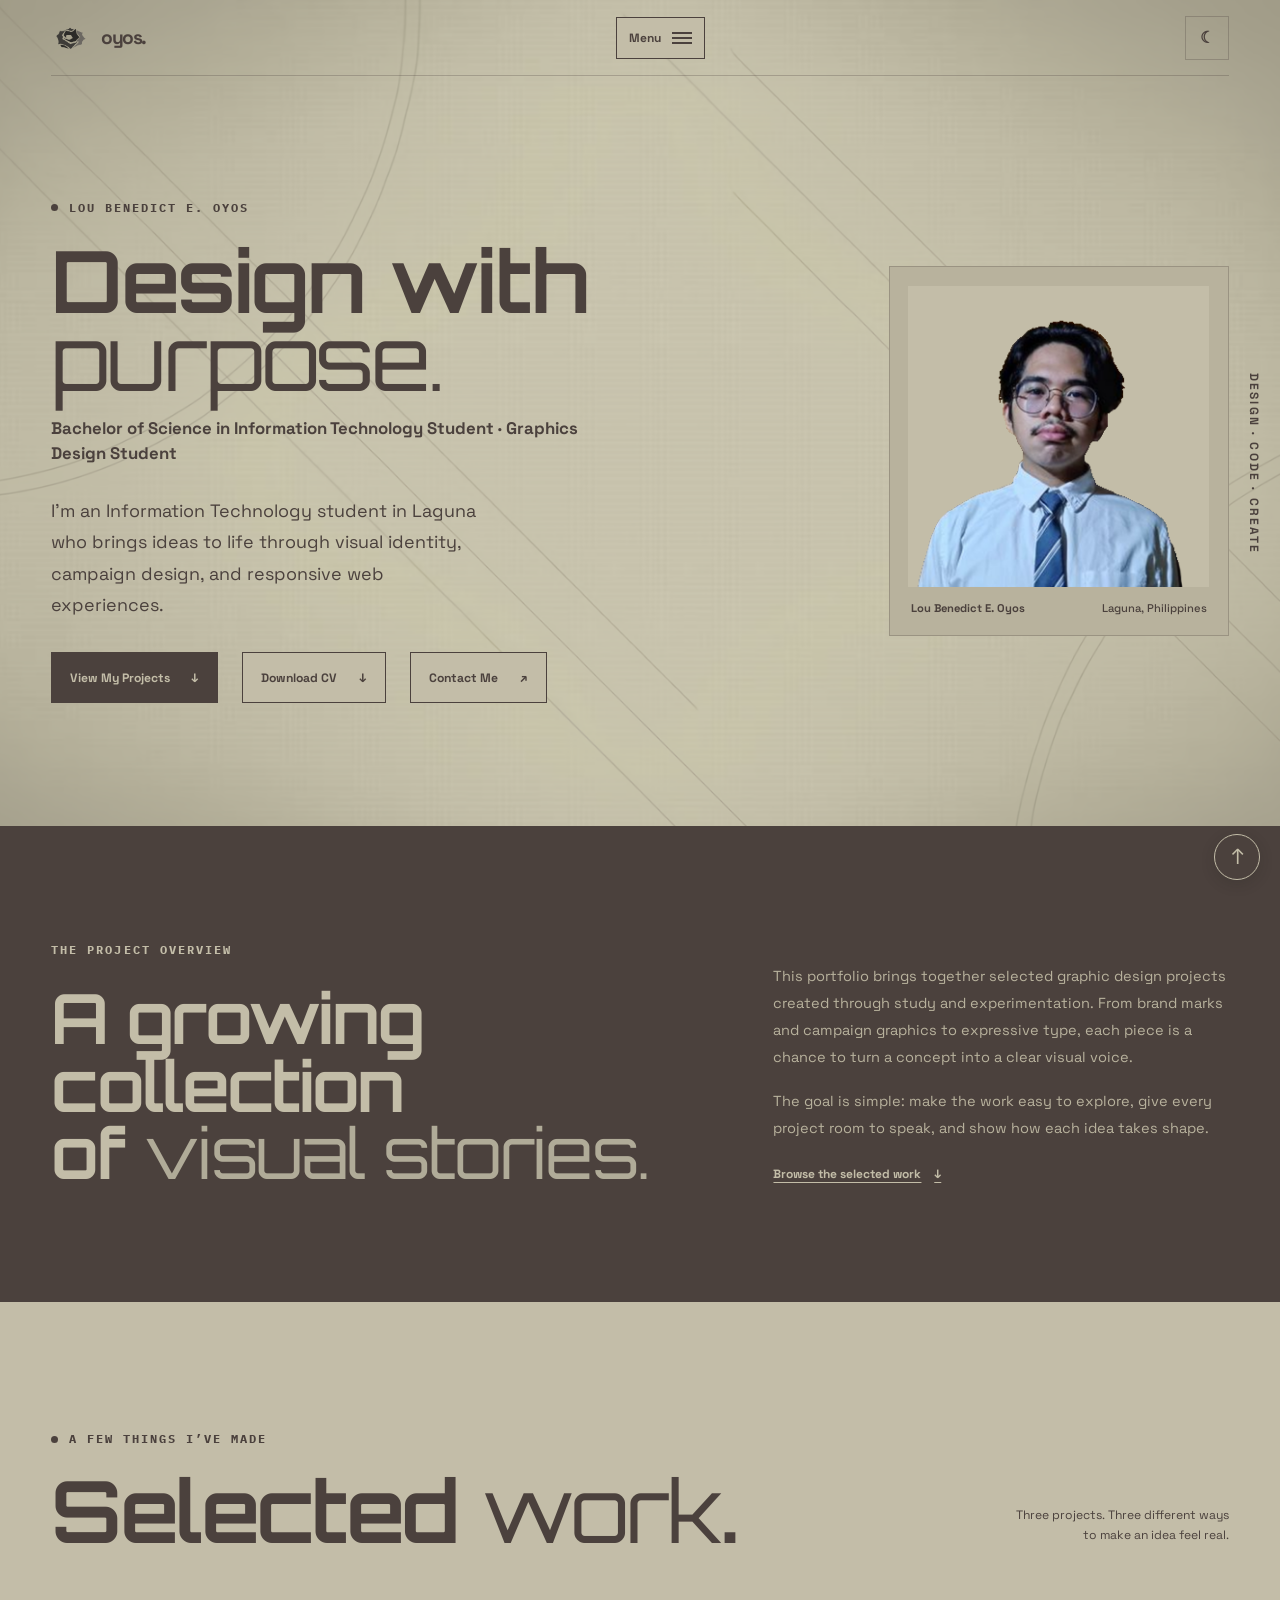
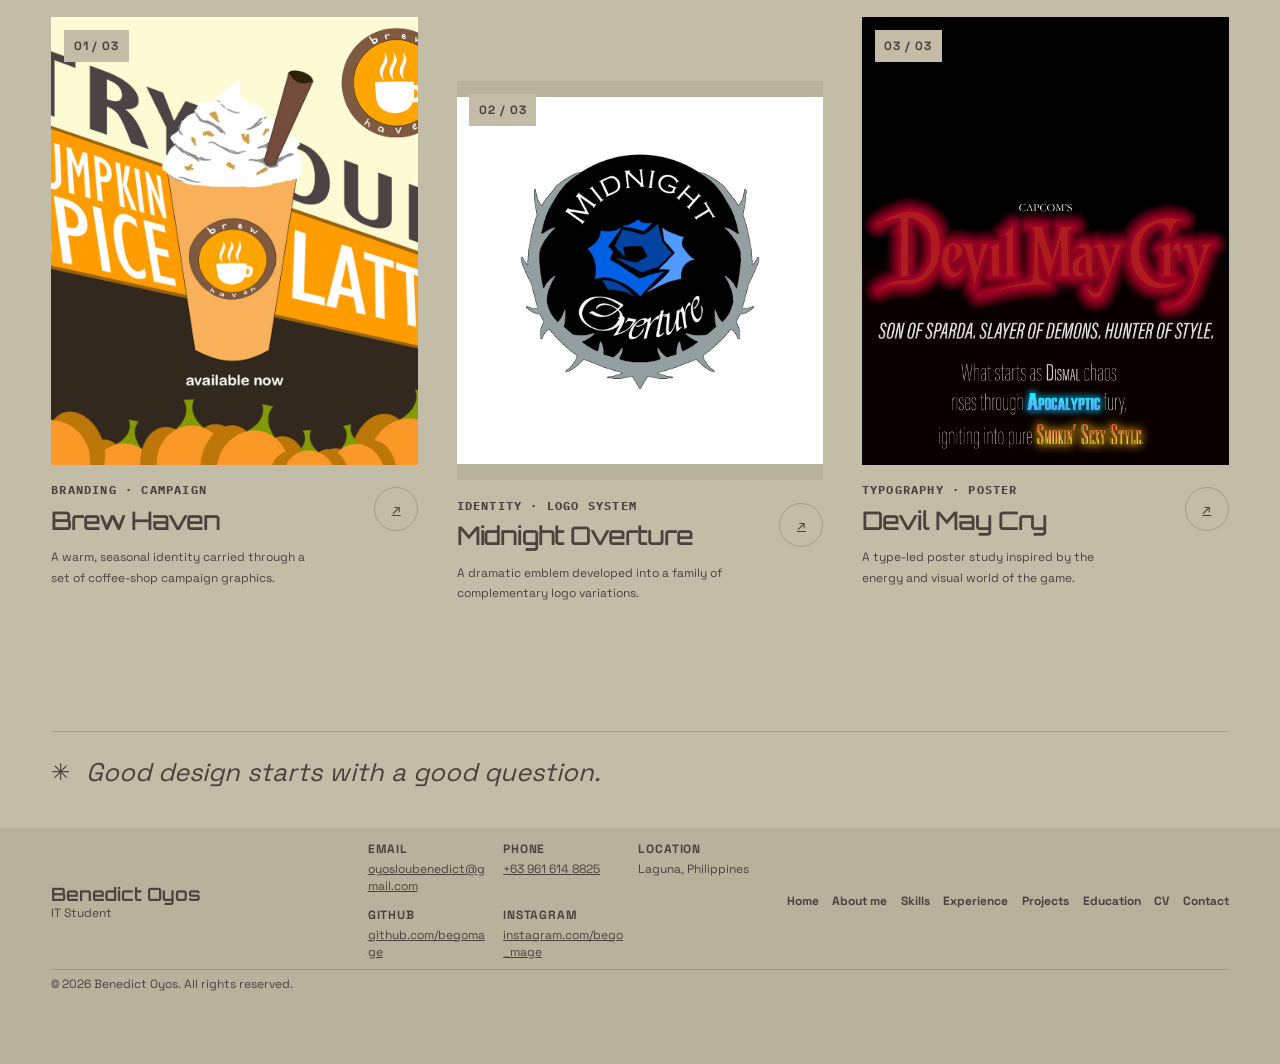
<file: Final Project Oyos/index.html>
<!doctype html>
<html lang="en">
  <head>
    <meta charset="utf-8">
    <meta name="viewport" content="width=device-width, initial-scale=1">
    <meta name="theme-color" content="#f5f1e8">
    <meta
      name="description"
      content="A graphic design portfolio by Oyos, featuring visual identities, campaign graphics, and typography."
    >
    <title>Benedict Oyos | IT Student &amp; Graphic Design Portfolio</title>
    <link rel="canonical" href="https://oyosportfolio.vercel.app/">
    <meta name="keywords" content="Benedict Oyos, IT student, graphic design, portfolio, visual identity, typography, front-end development, Laguna Philippines">
    <meta property="og:type" content="website">
    <meta property="og:site_name" content="Benedict Oyos Portfolio">
    <meta property="og:title" content="Benedict Oyos | IT Student &amp; Graphic Design Portfolio">
    <meta property="og:description" content="Explore visual identity, campaign design, typography, and web projects by Benedict Oyos, an IT student and graphic designer in Laguna, Philippines.">
    <meta property="og:url" content="https://oyosportfolio.vercel.app/">
    <meta property="og:image" content="https://oyosportfolio.vercel.app/assets/profile-photo.png">
    <meta property="og:image:alt" content="Portrait of Lou Benedict E. Oyos">
    <meta name="twitter:card" content="summary_large_image">
    <meta name="twitter:title" content="Benedict Oyos | IT Student &amp; Graphic Design Portfolio">
    <meta name="twitter:description" content="Explore visual identity, campaign design, typography, and web projects by Benedict Oyos.">
    <meta name="twitter:image" content="https://oyosportfolio.vercel.app/assets/profile-photo.png">
    <script>
      try {
        const theme = window.localStorage.getItem("oyos-theme");
        if (theme === "light" || theme === "dark") {
          document.documentElement.dataset.theme = theme;
        }
      } catch (error) {
        console.error("Unable to read the saved theme preference.", error);
      }
    </script>
    <link rel="stylesheet" href="styles.css">
    <script src="script.js" defer></script>
  </head>
  <body>
    <a class="skip-link" href="#main">Skip to content</a>

    <header class="site-header">
      <a class="wordmark" href="#home" aria-label="Oyos, home">
        <img class="wordmark-mark" src="assets/midnight-overture/MidnightOverture%20Icon%20Logo.png" alt="" aria-hidden="true">
        <span>oyos<span class="wordmark-period">.</span></span>
      </a>

      <button
        class="menu-toggle"
        type="button"
        aria-expanded="false"
        aria-controls="site-nav"
      >
        <span class="menu-toggle-label">Menu</span>
        <span class="menu-toggle-icon" aria-hidden="true"></span>
      </button>

      <nav class="site-nav" id="site-nav" aria-label="Main navigation">
        <a href="index.html#home" aria-current="page">Home</a>
        <a href="about.html">About me</a>
        <a href="skills.html">Skills</a>
        <a href="experience.html">Experience</a>
        <a href="projects.html">Projects</a>
        <a href="education.html">Education</a>
        <a href="cv.html">CV</a>
        <a href="contact.html">Contact</a>
      </nav>
      <button class="theme-toggle" type="button" aria-label="Switch to dark mode" aria-pressed="false" title="Switch to dark mode">
        <span class="theme-toggle-icon" aria-hidden="true">☾</span>
        <span class="theme-toggle-label">Dark mode</span>
      </button>
    </header>

    <main id="main">
      <section class="hero page-wrap" id="home" aria-labelledby="hero-title">
        <div class="hero-copy">
          <p class="eyebrow"><span class="eyebrow-dot"></span> Lou Benedict E. Oyos</p>
          <h1 id="hero-title">Design with<br><em>purpose.</em></h1>
          <p class="hero-title">Bachelor of Science in Information Technology Student · Graphics Design Student</p>
          <p class="hero-intro">
            I’m an Information Technology student in Laguna who brings ideas to
            life through visual identity, campaign design, and responsive web
            experiences.
          </p>
          <div class="hero-actions">
            <a class="button button-dark" href="#work">View My Projects <span aria-hidden="true">↓</span></a>
            <a class="button button-outline" href="assets/cv%20oyos%20last.pdf" download="Lou-Benedict-Oyos-CV.pdf">Download CV <span aria-hidden="true">↓</span></a>
            <a class="button button-outline" href="contact.html">Contact Me <span aria-hidden="true">↗</span></a>
          </div>
        </div>

        <div class="hero-visual hero-visual-profile">
          <figure class="hero-art hero-profile">
            <img
              src="assets/profile-photo.png"
              alt="Portrait of Lou Benedict E. Oyos wearing glasses, a white shirt, and a tie."
              fetchpriority="high"
            >
            <figcaption>
              <span>Lou Benedict E. Oyos</span>
              <span>Laguna, Philippines</span>
            </figcaption>
          </figure>
          <span class="hero-side-note" aria-hidden="true">DESIGN · CODE · CREATE</span>
        </div>
      </section>

      <section class="overview-band" id="overview" aria-labelledby="overview-title">
        <div class="page-wrap overview-layout">
          <div>
            <p class="eyebrow eyebrow-light">The project overview</p>
            <h2 id="overview-title">A growing collection<br>of <em>visual stories.</em></h2>
          </div>
          <div class="overview-copy">
            <p>
              This portfolio brings together selected graphic design projects
              created through study and experimentation. From brand marks and
              campaign graphics to expressive type, each piece is a chance to
              turn a concept into a clear visual voice.
            </p>
            <p>
              The goal is simple: make the work easy to explore, give every
              project room to speak, and show how each idea takes shape.
            </p>
            <a class="text-link text-link-light" href="#work">Browse the selected work <span aria-hidden="true">↓</span></a>
          </div>
        </div>
      </section>

      <section class="work-section page-wrap" id="work" aria-labelledby="work-title">
        <div class="section-heading">
          <div>
            <p class="eyebrow"><span class="eyebrow-dot"></span> A few things I’ve made</p>
            <h2 id="work-title">Selected <em>work</em><span class="heading-period">.</span></h2>
          </div>
          <p class="section-aside">Three projects. Three different ways<br>to make an idea feel real.</p>
        </div>

        <div class="project-grid">
          <article class="project-card">
            <div class="project-image project-image-tall">
              <img
                src="assets/brewhaven/brew-haven-campaign.jpg"
                alt="Brew Haven seasonal campaign graphic featuring a Pumpkin Spice Latte."
                loading="lazy"
              >
              <span class="project-number">01 / 03</span>
            </div>
            <div class="project-meta">
              <div>
                <p class="project-category">Branding · Campaign</p>
                <h3>Brew Haven</h3>
              </div>
              <a class="project-arrow" href="projects/brew-haven/index.html" aria-label="View Brew Haven project details">↗</a>
            </div>
            <p class="project-description">A warm, seasonal identity carried through a set of coffee-shop campaign graphics.</p>
          </article>

          <article class="project-card project-card-offset">
            <div class="project-image project-image-square">
              <img
                src="assets/midnight-overture/midnight-overture-badge.jpg"
                alt="Midnight Overture badge logo with a blue rose, dark crest, and silver edging."
                loading="lazy"
              >
              <span class="project-number">02 / 03</span>
            </div>
            <div class="project-meta">
              <div>
                <p class="project-category">Identity · Logo system</p>
                <h3>Midnight Overture</h3>
              </div>
              <a class="project-arrow" href="projects/midnight-overture/index.html" aria-label="View Midnight Overture project details">↗</a>
            </div>
            <p class="project-description">A dramatic emblem developed into a family of complementary logo variations.</p>
          </article>

          <article class="project-card">
            <div class="project-image project-image-tall">
              <img
                src="assets/typography/devil-may-cry-typography.jpg"
                alt="Dark Devil May Cry typography poster with glowing red lettering and colorful type details."
                loading="lazy"
              >
              <span class="project-number">03 / 03</span>
            </div>
            <div class="project-meta">
              <div>
                <p class="project-category">Typography · Poster</p>
                <h3>Devil May Cry</h3>
              </div>
              <a class="project-arrow" href="projects/typography/index.html" aria-label="View Devil May Cry typography project details">↗</a>
            </div>
            <p class="project-description">A type-led poster study inspired by the energy and visual world of the game.</p>
          </article>
        </div>
      </section>

      <section class="closing-note page-wrap" aria-label="Portfolio note">
        <span class="closing-star" aria-hidden="true">✳</span>
        <p>Good design starts with a good question.</p>
      </section>
    </main>

    <a class="back-to-top" href="#" aria-label="Back to top">↑</a>

    <footer class="site-footer">
      <div class="page-wrap footer-inner">
        <div class="footer-identity">
          <p class="footer-name">Benedict Oyos</p>
          <p class="footer-title">IT Student</p>
        </div>
        <div class="footer-contact">
          <p><span>Email</span> <a href="mailto:oyosloubenedict@gmail.com">oyosloubenedict@gmail.com</a></p>
          <p><span>Phone</span> <a href="tel:+639616148825">+63 961 614 8825</a></p>
          <p><span>Location</span> Laguna, Philippines</p>
          <p><span>GitHub</span> <a href="https://github.com/begomage" target="_blank" rel="noopener noreferrer">github.com/begomage</a></p>
          <p><span>Instagram</span> <a href="https://www.instagram.com/bego_mage/" target="_blank" rel="noopener noreferrer">instagram.com/bego_mage</a></p>
        </div>
        <nav class="footer-nav" aria-label="Quick navigation">
          <a href="#home">Home</a>
          <a href="about.html">About me</a>
          <a href="skills.html">Skills</a>
          <a href="experience.html">Experience</a>
          <a href="projects.html">Projects</a>
          <a href="education.html">Education</a>
          <a href="cv.html">CV</a>
          <a href="contact.html">Contact</a>
        </nav>
        <p class="footer-copyright">© 2026 Benedict Oyos. All rights reserved.</p>
      </div>
    </footer>
  </body>
</html>
</file>
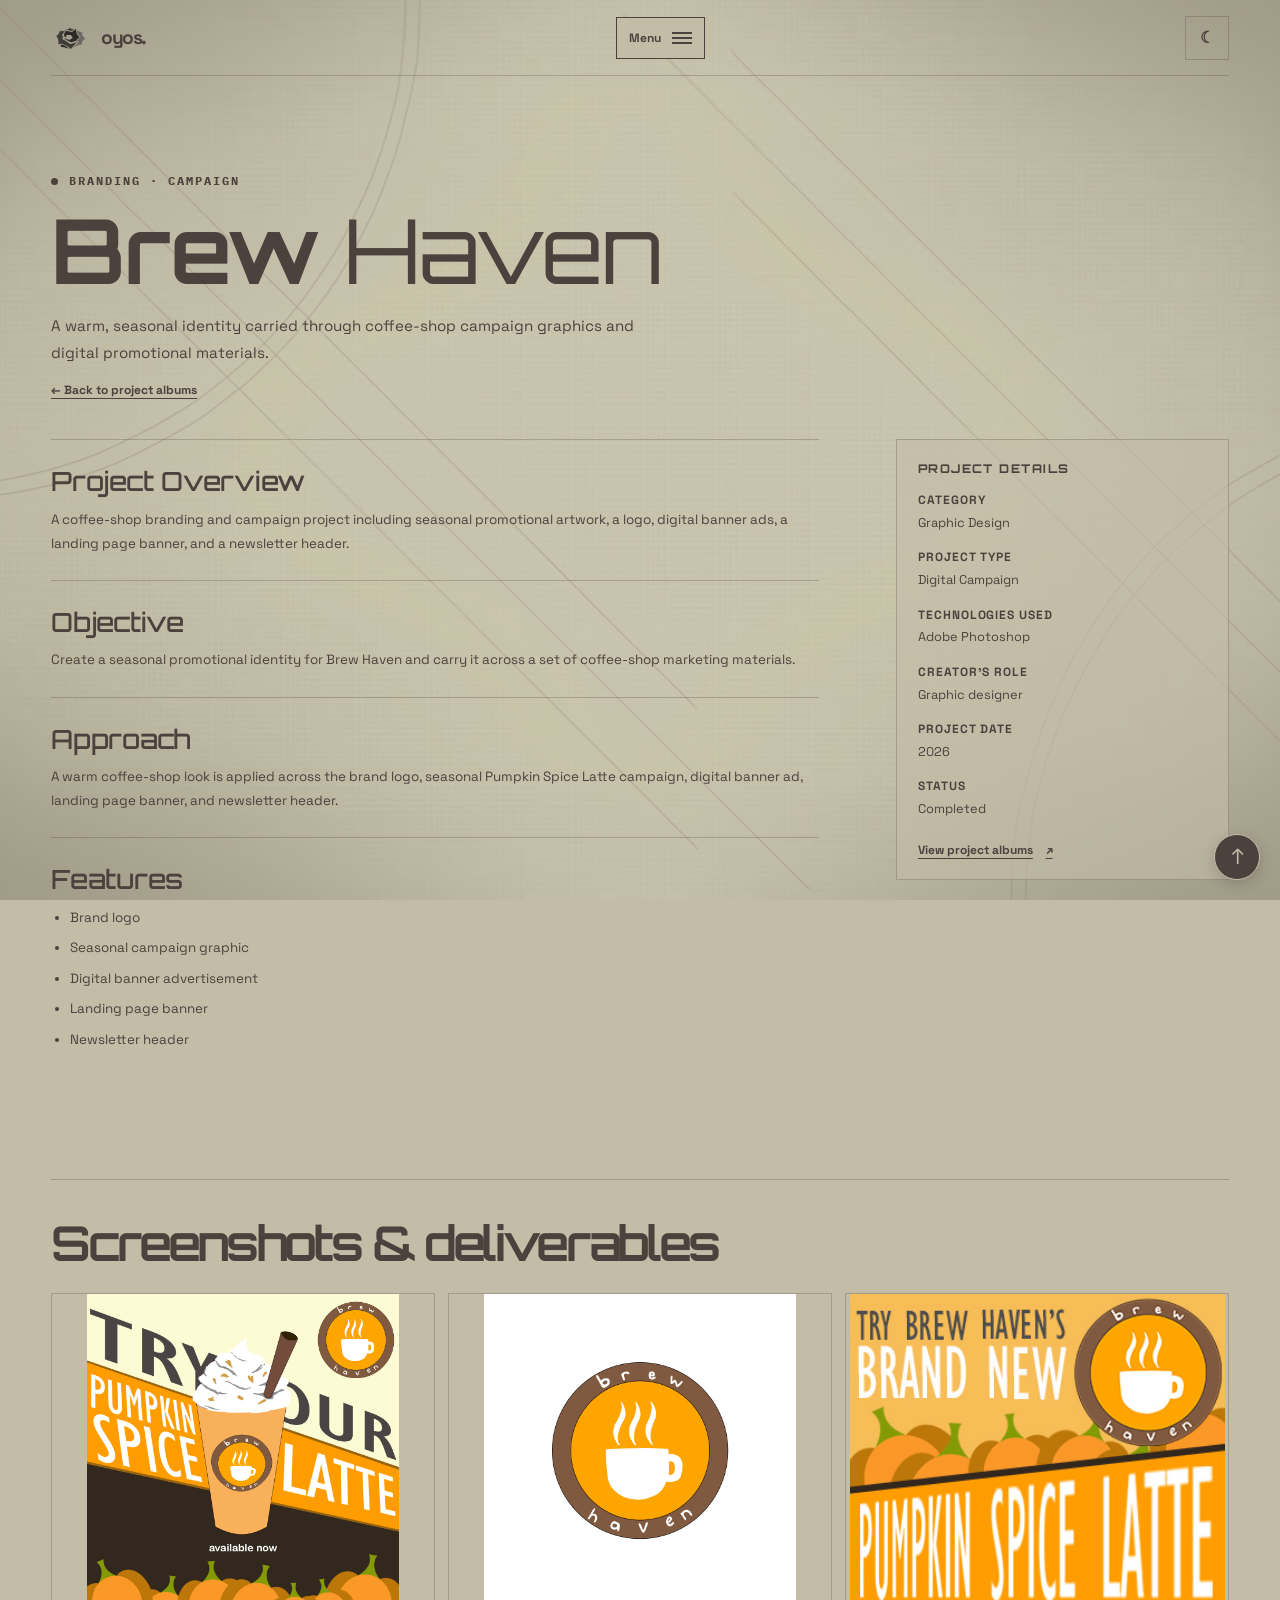
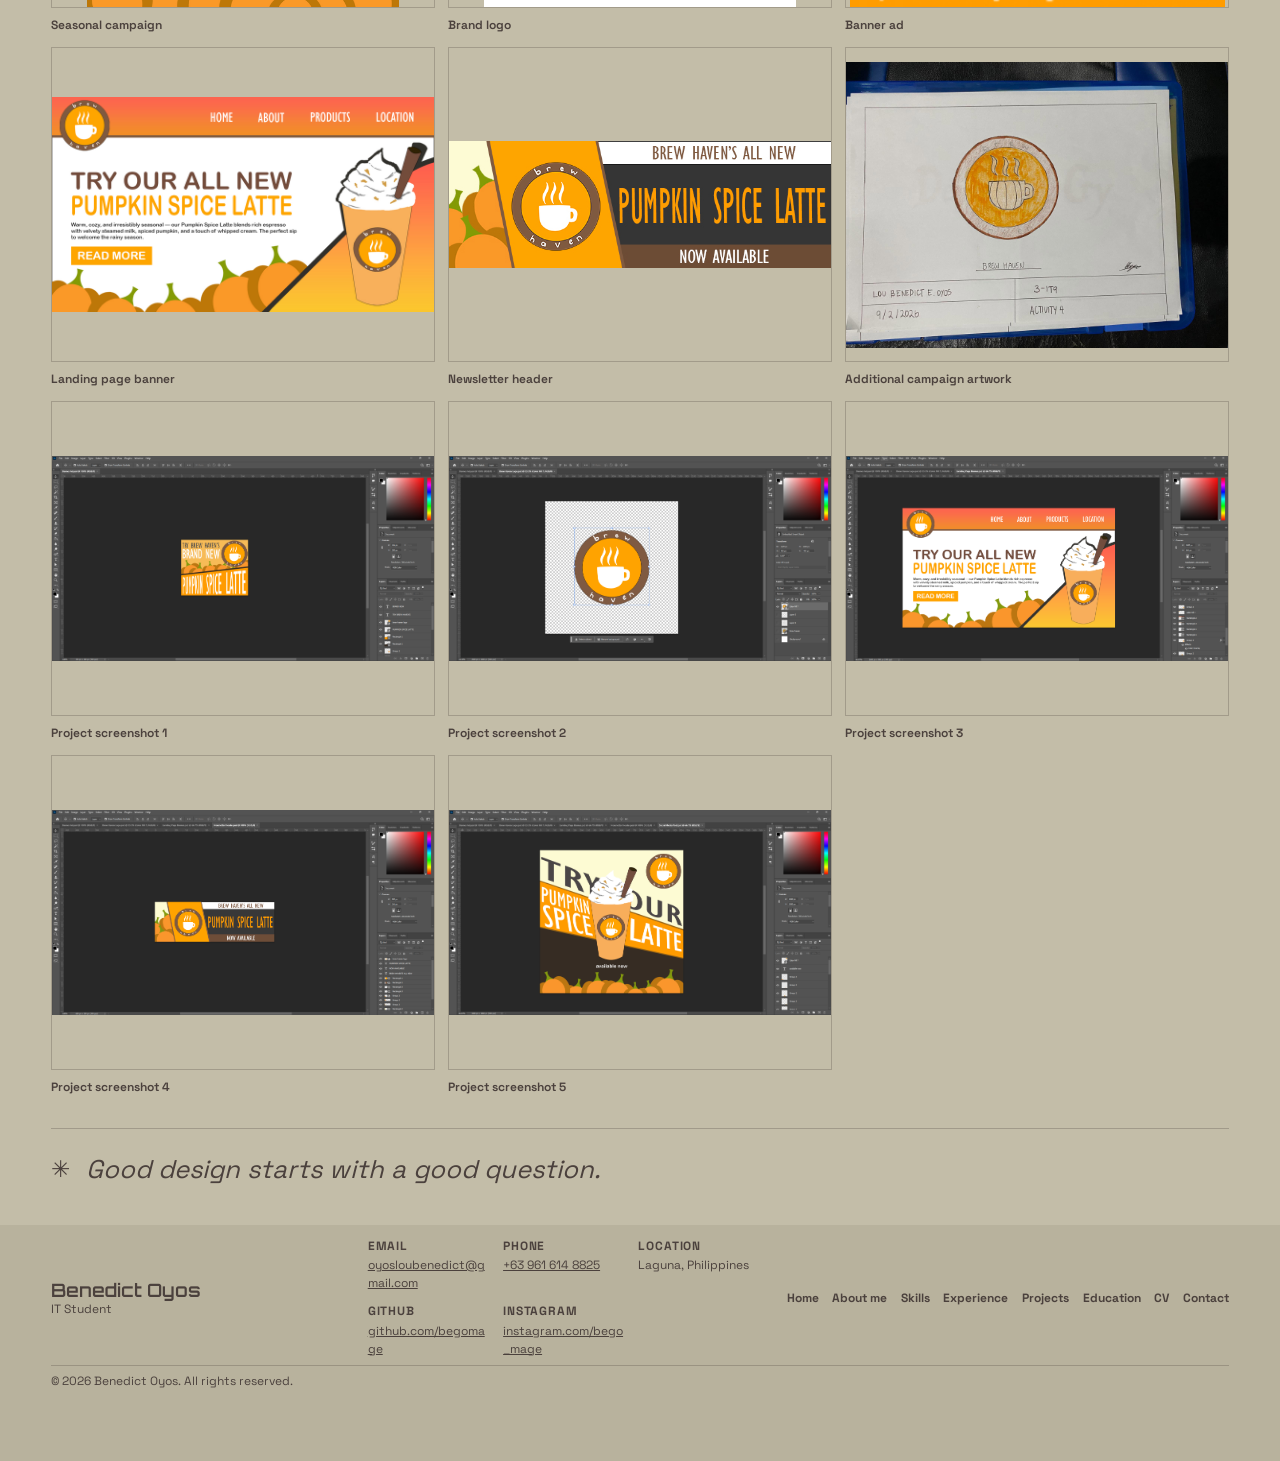
<file: Final Project Oyos/projects/brew-haven/index.html>
<!doctype html>
<html lang="en">
  <head>
    <meta charset="utf-8">
    <meta name="viewport" content="width=device-width, initial-scale=1">
    <meta name="theme-color" content="#f5f1e8">
    <meta name="description" content="Project overview and campaign design details for Brew Haven.">
    <title>Brew Haven | Oyos Projects</title>
    <link rel="canonical" href="https://oyosportfolio.vercel.app/projects/brew-haven">
    <meta name="keywords" content="Brew Haven, coffee shop branding, digital campaign, graphic design, campaign graphics, Benedict Oyos">
    <meta property="og:type" content="article">
    <meta property="og:site_name" content="Benedict Oyos Portfolio">
    <meta property="og:title" content="Brew Haven | Campaign Design by Benedict Oyos">
    <meta property="og:description" content="A seasonal coffee-shop identity carried across promotional graphics and digital campaign materials.">
    <meta property="og:url" content="https://oyosportfolio.vercel.app/projects/brew-haven">
    <meta property="og:image" content="https://oyosportfolio.vercel.app/assets/brewhaven/brew-haven-campaign.jpg">
    <meta property="og:image:alt" content="Brew Haven seasonal campaign graphic featuring a Pumpkin Spice Latte">
    <meta name="twitter:card" content="summary_large_image">
    <meta name="twitter:title" content="Brew Haven | Benedict Oyos">
    <meta name="twitter:description" content="Seasonal coffee-shop identity and digital campaign graphics.">
    <meta name="twitter:image" content="https://oyosportfolio.vercel.app/assets/brewhaven/brew-haven-campaign.jpg">
    <script>
      try {
        const theme = window.localStorage.getItem("oyos-theme");
        if (theme === "light" || theme === "dark") {
          document.documentElement.dataset.theme = theme;
        }
      } catch (error) {
        console.error("Unable to read the saved theme preference.", error);
      }
    </script>
    <link rel="stylesheet" href="../../styles.css">
    <script src="../../script.js" defer></script>
  </head>
  <body>
    <a class="skip-link" href="#main">Skip to content</a>
    <header class="site-header">
      <a class="wordmark" href="../../index.html#home" aria-label="Oyos, home">
        <img class="wordmark-mark" src="../../assets/midnight-overture/MidnightOverture%20Icon%20Logo.png" alt="" aria-hidden="true">
        <span>oyos<span class="wordmark-period">.</span></span>
      </a>
      <button class="menu-toggle" type="button" aria-expanded="false" aria-controls="site-nav">
        <span class="menu-toggle-label">Menu</span>
        <span class="menu-toggle-icon" aria-hidden="true"></span>
      </button>
      <nav class="site-nav" id="site-nav" aria-label="Main navigation">
        <a href="../../index.html#home">Home</a>
        <a href="../../about.html">About me</a>
        <a href="../../skills.html">Skills</a>
        <a href="../../experience.html">Experience</a>
        <a href="../../projects.html" aria-current="page">Projects</a>
        <a href="../../education.html">Education</a>
        <a href="../../cv.html">CV</a>
        <a href="../../contact.html">Contact</a>
      </nav>
      <button class="theme-toggle" type="button" aria-label="Switch to dark mode" aria-pressed="false" title="Switch to dark mode">
        <span class="theme-toggle-icon" aria-hidden="true">☾</span>
        <span class="theme-toggle-label">Dark mode</span>
      </button>
    </header>

    <main id="main">
      <section class="project-detail-intro page-wrap" aria-labelledby="project-title">
        <p class="eyebrow"><span class="eyebrow-dot"></span> Branding · Campaign</p>
        <h1 id="project-title">Brew <em>Haven</em></h1>
        <p class="project-detail-lede">
          A warm, seasonal identity carried through coffee-shop campaign
          graphics and digital promotional materials.
        </p>
        <a class="text-link project-detail-back" href="../../projects.html">← Back to project albums</a>
      </section>

      <div class="project-detail-body page-wrap">
        <div class="project-detail-sections">
          <section class="project-detail-section" aria-labelledby="overview-title">
            <h2 id="overview-title">Project Overview</h2>
            <p>A coffee-shop branding and campaign project including seasonal promotional artwork, a logo, digital banner ads, a landing page banner, and a newsletter header.</p>
          </section>
          <section class="project-detail-section" aria-labelledby="objective-title">
            <h2 id="objective-title">Objective</h2>
            <p>Create a seasonal promotional identity for Brew Haven and carry it across a set of coffee-shop marketing materials.</p>
          </section>
          <section class="project-detail-section" aria-labelledby="approach-title">
            <h2 id="approach-title">Approach</h2>
            <p>A warm coffee-shop look is applied across the brand logo, seasonal Pumpkin Spice Latte campaign, digital banner ad, landing page banner, and newsletter header.</p>
          </section>
          <section class="project-detail-section" aria-labelledby="features-title">
            <h2 id="features-title">Features</h2>
            <ul>
              <li>Brand logo</li>
              <li>Seasonal campaign graphic</li>
              <li>Digital banner advertisement</li>
              <li>Landing page banner</li>
              <li>Newsletter header</li>
            </ul>
          </section>
        </div>
        <aside class="project-detail-sidebar" aria-labelledby="project-facts-title">
          <h2 id="project-facts-title">Project details</h2>
          <dl class="project-detail-meta">
            <div><dt>Category</dt><dd>Graphic Design</dd></div>
            <div><dt>Project type</dt><dd>Digital Campaign</dd></div>
            <div><dt>Technologies used</dt><dd>Adobe Photoshop</dd></div>
            <div><dt>Creator's role</dt><dd>Graphic designer</dd></div>
            <div><dt>Project date</dt><dd>2026</dd></div>
            <div><dt>Status</dt><dd>Completed</dd></div>
          </dl>
          <div class="project-links">
            <a class="text-link" href="../../projects.html">View project albums <span aria-hidden="true">↗</span></a>
          </div>
        </aside>
      </div>

      <section class="project-screenshots page-wrap" aria-labelledby="screenshots-title">
        <h2 id="screenshots-title">Screenshots &amp; deliverables</h2>
        <div class="project-screenshot-grid">
          <a class="project-screenshot" href="../../assets/brewhaven/brew-haven-campaign.jpg" target="_blank" rel="noopener">
            <img src="../../assets/brewhaven/brew-haven-campaign.jpg" alt="Brew Haven seasonal campaign graphic featuring a Pumpkin Spice Latte." loading="lazy">
            <span>Seasonal campaign</span>
          </a>
          <a class="project-screenshot" href="../../assets/brewhaven/Brew%20Haven%20Logo.jpg" target="_blank" rel="noopener">
            <img src="../../assets/brewhaven/Brew%20Haven%20Logo.jpg" alt="Brew Haven brand logo." loading="lazy">
            <span>Brand logo</span>
          </a>
          <a class="project-screenshot" href="../../assets/brewhaven/Banner%20Ad.jpg" target="_blank" rel="noopener">
            <img src="../../assets/brewhaven/Banner%20Ad.jpg" alt="Brew Haven digital banner advertisement." loading="lazy">
            <span>Banner ad</span>
          </a>
          <a class="project-screenshot" href="../../assets/brewhaven/Landing%20Page%20Banner.jpg" target="_blank" rel="noopener">
            <img src="../../assets/brewhaven/Landing%20Page%20Banner.jpg" alt="Brew Haven landing page banner." loading="lazy">
            <span>Landing page banner</span>
          </a>
          <a class="project-screenshot" href="../../assets/brewhaven/Newsletter%20Header.jpg" target="_blank" rel="noopener">
            <img src="../../assets/brewhaven/Newsletter%20Header.jpg" alt="Brew Haven newsletter header graphic." loading="lazy">
            <span>Newsletter header</span>
          </a>
          <a class="project-screenshot" href="../../assets/brewhaven/act4.jpg" target="_blank" rel="noopener">
            <img src="../../assets/brewhaven/act4.jpg" alt="Additional Brew Haven campaign artwork." loading="lazy">
            <span>Additional campaign artwork</span>
          </a>
          <a class="project-screenshot" href="../../assets/brewhaven/Screenshot%202026-11-11%20203155.png" target="_blank" rel="noopener">
            <img src="../../assets/brewhaven/Screenshot%202026-11-11%20203155.png" alt="Brew Haven project screenshot captured on November 11, 2026." loading="lazy">
            <span>Project screenshot 1</span>
          </a>
          <a class="project-screenshot" href="../../assets/brewhaven/Screenshot%202026-11-11%20203323.png" target="_blank" rel="noopener">
            <img src="../../assets/brewhaven/Screenshot%202026-11-11%20203323.png" alt="Brew Haven project screenshot captured on November 11, 2026." loading="lazy">
            <span>Project screenshot 2</span>
          </a>
          <a class="project-screenshot" href="../../assets/brewhaven/Screenshot%202026-11-11%20203349.png" target="_blank" rel="noopener">
            <img src="../../assets/brewhaven/Screenshot%202026-11-11%20203349.png" alt="Brew Haven project screenshot captured on November 11, 2026." loading="lazy">
            <span>Project screenshot 3</span>
          </a>
          <a class="project-screenshot" href="../../assets/brewhaven/Screenshot%202026-11-11%20203411.png" target="_blank" rel="noopener">
            <img src="../../assets/brewhaven/Screenshot%202026-11-11%20203411.png" alt="Brew Haven project screenshot captured on November 11, 2026." loading="lazy">
            <span>Project screenshot 4</span>
          </a>
          <a class="project-screenshot" href="../../assets/brewhaven/Screenshot%202026-11-11%20203431.png" target="_blank" rel="noopener">
            <img src="../../assets/brewhaven/Screenshot%202026-11-11%20203431.png" alt="Brew Haven project screenshot captured on November 11, 2026." loading="lazy">
            <span>Project screenshot 5</span>
          </a>
        </div>
      </section>

      <section class="closing-note page-wrap" aria-label="Portfolio note">
        <span class="closing-star" aria-hidden="true">✳</span>
        <p>Good design starts with a good question.</p>
      </section>
    </main>

    <a class="back-to-top" href="#" aria-label="Back to top">↑</a>

    <footer class="site-footer">
      <div class="page-wrap footer-inner">
        <div class="footer-identity">
          <p class="footer-name">Benedict Oyos</p>
          <p class="footer-title">IT Student</p>
        </div>
        <div class="footer-contact">
          <p><span>Email</span> <a href="mailto:oyosloubenedict@gmail.com">oyosloubenedict@gmail.com</a></p>
          <p><span>Phone</span> <a href="tel:+639616148825">+63 961 614 8825</a></p>
          <p><span>Location</span> Laguna, Philippines</p>
          <p><span>GitHub</span> <a href="https://github.com/begomage" target="_blank" rel="noopener noreferrer">github.com/begomage</a></p>
          <p><span>Instagram</span> <a href="https://www.instagram.com/bego_mage/" target="_blank" rel="noopener noreferrer">instagram.com/bego_mage</a></p>
        </div>
        <nav class="footer-nav" aria-label="Quick navigation">
          <a href="../../index.html#home">Home</a>
          <a href="../../about.html">About me</a>
          <a href="../../skills.html">Skills</a>
          <a href="../../experience.html">Experience</a>
          <a href="../../projects.html">Projects</a>
          <a href="../../education.html">Education</a>
          <a href="../../cv.html">CV</a>
          <a href="../../contact.html">Contact</a>
        </nav>
        <p class="footer-copyright">© 2026 Benedict Oyos. All rights reserved.</p>
      </div>
    </footer>
  </body>
</html>
</file>
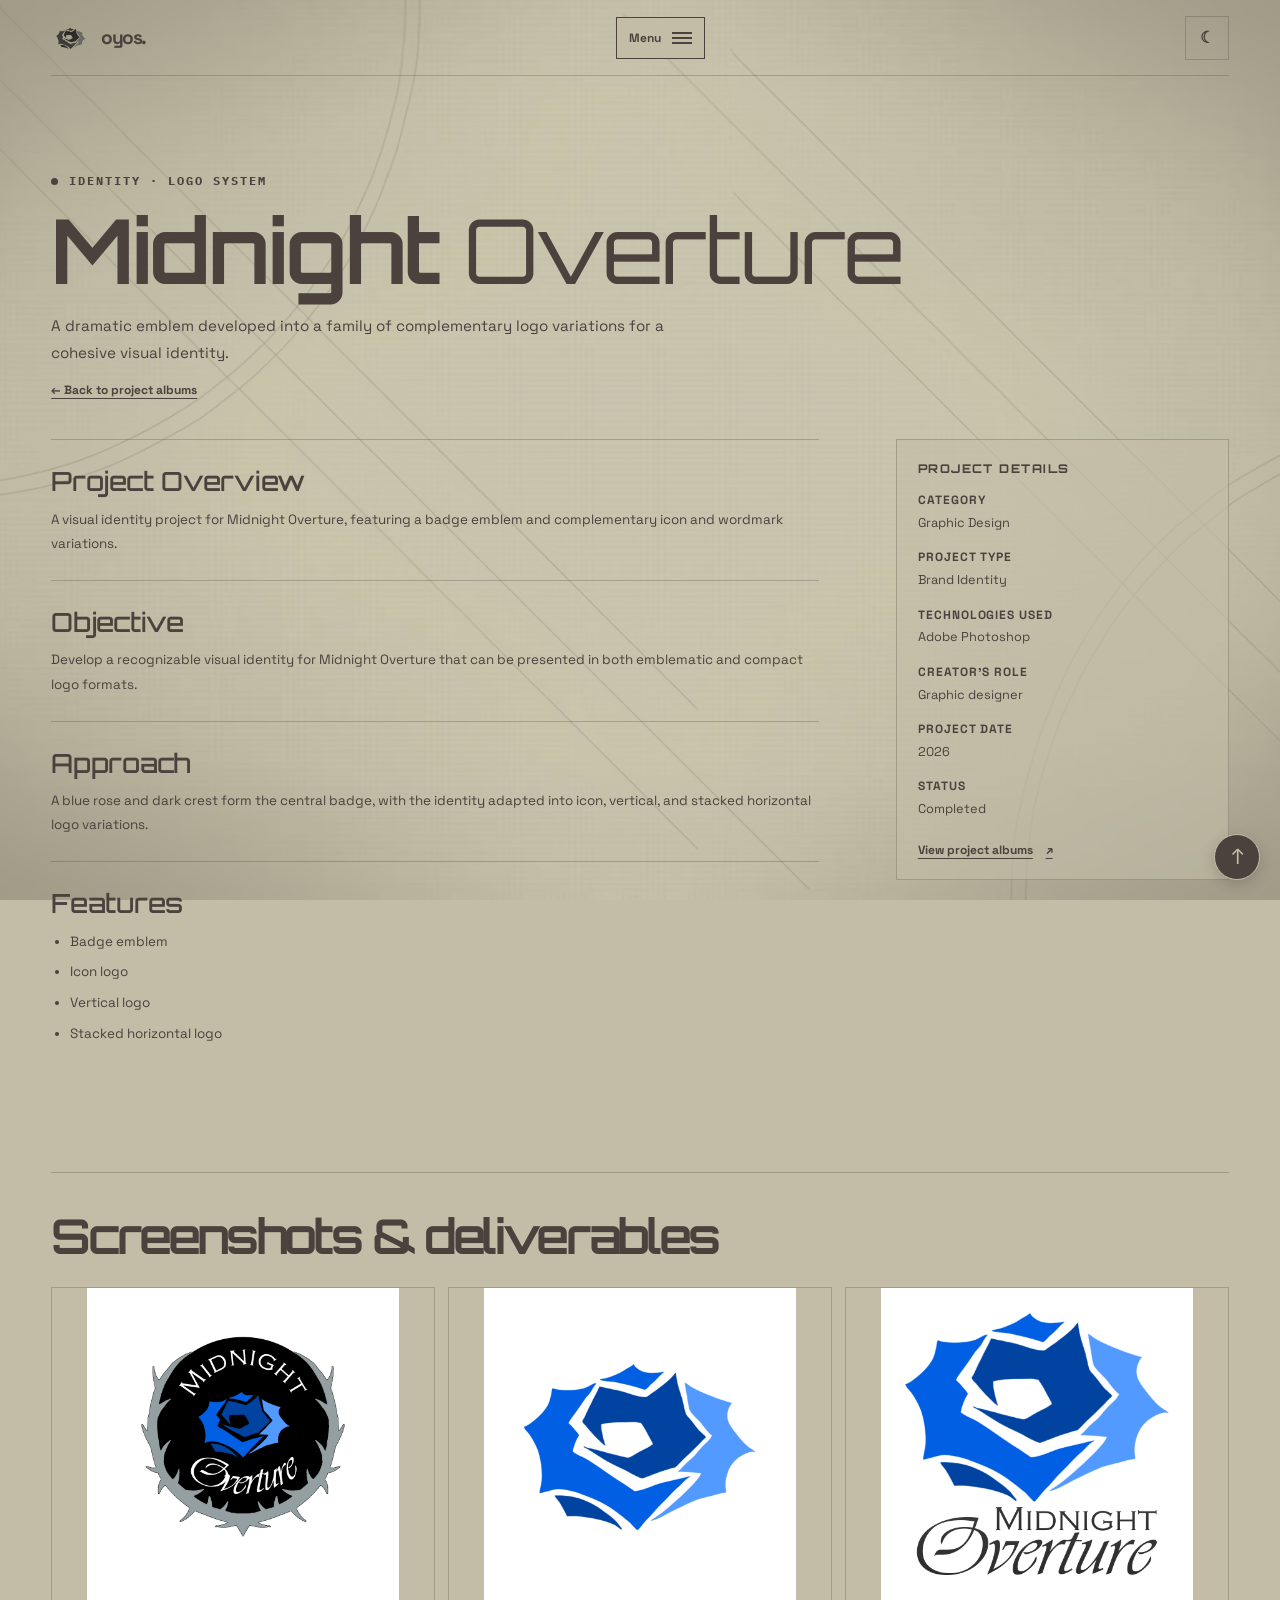
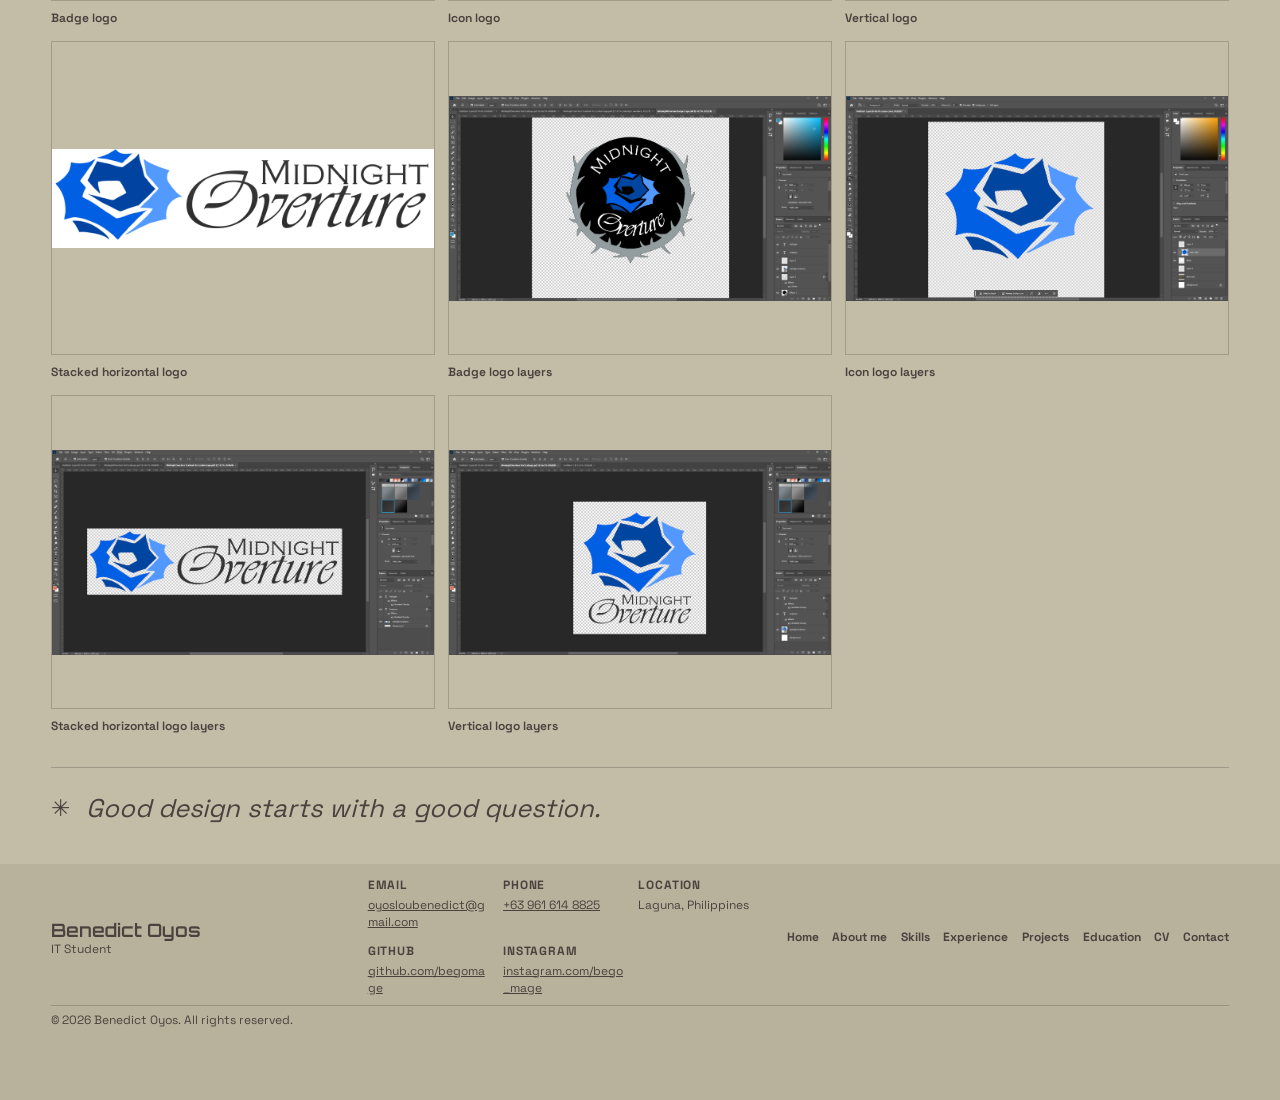
<file: Final Project Oyos/projects/midnight-overture/index.html>
<!doctype html>
<html lang="en">
  <head>
    <meta charset="utf-8">
    <meta name="viewport" content="width=device-width, initial-scale=1">
    <meta name="theme-color" content="#f5f1e8">
    <meta name="description" content="Project overview and logo system details for Midnight Overture.">
    <title>Midnight Overture | Oyos Projects</title>
    <link rel="canonical" href="https://oyosportfolio.vercel.app/projects/midnight-overture">
    <meta name="keywords" content="Midnight Overture, logo design, brand identity, badge emblem, graphic design, Benedict Oyos">
    <meta property="og:type" content="article">
    <meta property="og:site_name" content="Benedict Oyos Portfolio">
    <meta property="og:title" content="Midnight Overture | Logo System by Benedict Oyos">
    <meta property="og:description" content="A dramatic blue-rose emblem developed into a family of complementary logo variations.">
    <meta property="og:url" content="https://oyosportfolio.vercel.app/projects/midnight-overture">
    <meta property="og:image" content="https://oyosportfolio.vercel.app/assets/midnight-overture/midnight-overture-badge.jpg">
    <meta property="og:image:alt" content="Midnight Overture badge logo with a blue rose, dark crest, and silver edging">
    <meta name="twitter:card" content="summary_large_image">
    <meta name="twitter:title" content="Midnight Overture | Benedict Oyos">
    <meta name="twitter:description" content="A dramatic blue-rose emblem and complementary logo variations.">
    <meta name="twitter:image" content="https://oyosportfolio.vercel.app/assets/midnight-overture/midnight-overture-badge.jpg">
    <script>
      try {
        const theme = window.localStorage.getItem("oyos-theme");
        if (theme === "light" || theme === "dark") {
          document.documentElement.dataset.theme = theme;
        }
      } catch (error) {
        console.error("Unable to read the saved theme preference.", error);
      }
    </script>
    <link rel="stylesheet" href="../../styles.css">
    <script src="../../script.js" defer></script>
  </head>
  <body>
    <a class="skip-link" href="#main">Skip to content</a>
    <header class="site-header">
      <a class="wordmark" href="../../index.html#home" aria-label="Oyos, home">
        <img class="wordmark-mark" src="../../assets/midnight-overture/MidnightOverture%20Icon%20Logo.png" alt="" aria-hidden="true">
        <span>oyos<span class="wordmark-period">.</span></span>
      </a>
      <button class="menu-toggle" type="button" aria-expanded="false" aria-controls="site-nav">
        <span class="menu-toggle-label">Menu</span>
        <span class="menu-toggle-icon" aria-hidden="true"></span>
      </button>
      <nav class="site-nav" id="site-nav" aria-label="Main navigation">
        <a href="../../index.html#home">Home</a>
        <a href="../../about.html">About me</a>
        <a href="../../skills.html">Skills</a>
        <a href="../../experience.html">Experience</a>
        <a href="../../projects.html" aria-current="page">Projects</a>
        <a href="../../education.html">Education</a>
        <a href="../../cv.html">CV</a>
        <a href="../../contact.html">Contact</a>
      </nav>
      <button class="theme-toggle" type="button" aria-label="Switch to dark mode" aria-pressed="false" title="Switch to dark mode">
        <span class="theme-toggle-icon" aria-hidden="true">☾</span>
        <span class="theme-toggle-label">Dark mode</span>
      </button>
    </header>

    <main id="main">
      <section class="project-detail-intro page-wrap" aria-labelledby="project-title">
        <p class="eyebrow"><span class="eyebrow-dot"></span> Identity · Logo system</p>
        <h1 id="project-title">Midnight <em>Overture</em></h1>
        <p class="project-detail-lede">
          A dramatic emblem developed into a family of complementary logo
          variations for a cohesive visual identity.
        </p>
        <a class="text-link project-detail-back" href="../../projects.html">← Back to project albums</a>
      </section>

      <div class="project-detail-body page-wrap">
        <div class="project-detail-sections">
          <section class="project-detail-section" aria-labelledby="overview-title">
            <h2 id="overview-title">Project Overview</h2>
            <p>A visual identity project for Midnight Overture, featuring a badge emblem and complementary icon and wordmark variations.</p>
          </section>
          <section class="project-detail-section" aria-labelledby="objective-title">
            <h2 id="objective-title">Objective</h2>
            <p>Develop a recognizable visual identity for Midnight Overture that can be presented in both emblematic and compact logo formats.</p>
          </section>
          <section class="project-detail-section" aria-labelledby="approach-title">
            <h2 id="approach-title">Approach</h2>
            <p>A blue rose and dark crest form the central badge, with the identity adapted into icon, vertical, and stacked horizontal logo variations.</p>
          </section>
          <section class="project-detail-section" aria-labelledby="features-title">
            <h2 id="features-title">Features</h2>
            <ul>
              <li>Badge emblem</li>
              <li>Icon logo</li>
              <li>Vertical logo</li>
              <li>Stacked horizontal logo</li>
            </ul>
          </section>
        </div>
        <aside class="project-detail-sidebar" aria-labelledby="project-facts-title">
          <h2 id="project-facts-title">Project details</h2>
          <dl class="project-detail-meta">
            <div><dt>Category</dt><dd>Graphic Design</dd></div>
            <div><dt>Project type</dt><dd>Brand Identity</dd></div>
            <div><dt>Technologies used</dt><dd>Adobe Photoshop</dd></div>
            <div><dt>Creator's role</dt><dd>Graphic designer</dd></div>
            <div><dt>Project date</dt><dd>2026</dd></div>
            <div><dt>Status</dt><dd>Completed</dd></div>
          </dl>
          <div class="project-links">
            <a class="text-link" href="../../projects.html">View project albums <span aria-hidden="true">↗</span></a>
          </div>
        </aside>
      </div>

      <section class="project-screenshots page-wrap" aria-labelledby="screenshots-title">
        <h2 id="screenshots-title">Screenshots &amp; deliverables</h2>
        <div class="project-screenshot-grid">
          <a class="project-screenshot" href="../../assets/midnight-overture/midnight-overture-badge.jpg" target="_blank" rel="noopener">
            <img src="../../assets/midnight-overture/midnight-overture-badge.jpg" alt="Midnight Overture badge logo with a blue rose, dark crest, and silver edging." loading="lazy">
            <span>Badge logo</span>
          </a>
          <a class="project-screenshot" href="../../assets/midnight-overture/MidnightOverture%20Icon%20Logo.jpg" target="_blank" rel="noopener">
            <img src="../../assets/midnight-overture/MidnightOverture%20Icon%20Logo.jpg" alt="Midnight Overture icon logo." loading="lazy">
            <span>Icon logo</span>
          </a>
          <a class="project-screenshot" href="../../assets/midnight-overture/MidnightOverture%20VerticalLogo.jpg" target="_blank" rel="noopener">
            <img src="../../assets/midnight-overture/MidnightOverture%20VerticalLogo.jpg" alt="Midnight Overture vertical logo." loading="lazy">
            <span>Vertical logo</span>
          </a>
          <a class="project-screenshot" href="../../assets/midnight-overture/MidnightOverture%20Stacked%20Horizontal%20Logo.jpg" target="_blank" rel="noopener">
            <img src="../../assets/midnight-overture/MidnightOverture%20Stacked%20Horizontal%20Logo.jpg" alt="Midnight Overture stacked horizontal logo." loading="lazy">
            <span>Stacked horizontal logo</span>
          </a>
          <a class="project-screenshot" href="../../assets/midnight-overture/badge%20logo%20layers.png" target="_blank" rel="noopener">
            <img src="../../assets/midnight-overture/badge%20logo%20layers.png" alt="Design layers for the Midnight Overture badge logo." loading="lazy">
            <span>Badge logo layers</span>
          </a>
          <a class="project-screenshot" href="../../assets/midnight-overture/icon%20layers.png" target="_blank" rel="noopener">
            <img src="../../assets/midnight-overture/icon%20layers.png" alt="Design layers for the Midnight Overture icon logo." loading="lazy">
            <span>Icon logo layers</span>
          </a>
          <a class="project-screenshot" href="../../assets/midnight-overture/stacked%20horizontal%20logo%20layers.png" target="_blank" rel="noopener">
            <img src="../../assets/midnight-overture/stacked%20horizontal%20logo%20layers.png" alt="Design layers for the Midnight Overture stacked horizontal logo." loading="lazy">
            <span>Stacked horizontal logo layers</span>
          </a>
          <a class="project-screenshot" href="../../assets/midnight-overture/vertical%20logo%20layers.png" target="_blank" rel="noopener">
            <img src="../../assets/midnight-overture/vertical%20logo%20layers.png" alt="Design layers for the Midnight Overture vertical logo." loading="lazy">
            <span>Vertical logo layers</span>
          </a>
        </div>
      </section>

      <section class="closing-note page-wrap" aria-label="Portfolio note">
        <span class="closing-star" aria-hidden="true">✳</span>
        <p>Good design starts with a good question.</p>
      </section>
    </main>

    <a class="back-to-top" href="#" aria-label="Back to top">↑</a>

    <footer class="site-footer">
      <div class="page-wrap footer-inner">
        <div class="footer-identity">
          <p class="footer-name">Benedict Oyos</p>
          <p class="footer-title">IT Student</p>
        </div>
        <div class="footer-contact">
          <p><span>Email</span> <a href="mailto:oyosloubenedict@gmail.com">oyosloubenedict@gmail.com</a></p>
          <p><span>Phone</span> <a href="tel:+639616148825">+63 961 614 8825</a></p>
          <p><span>Location</span> Laguna, Philippines</p>
          <p><span>GitHub</span> <a href="https://github.com/begomage" target="_blank" rel="noopener noreferrer">github.com/begomage</a></p>
          <p><span>Instagram</span> <a href="https://www.instagram.com/bego_mage/" target="_blank" rel="noopener noreferrer">instagram.com/bego_mage</a></p>
        </div>
        <nav class="footer-nav" aria-label="Quick navigation">
          <a href="../../index.html#home">Home</a>
          <a href="../../about.html">About me</a>
          <a href="../../skills.html">Skills</a>
          <a href="../../experience.html">Experience</a>
          <a href="../../projects.html">Projects</a>
          <a href="../../education.html">Education</a>
          <a href="../../cv.html">CV</a>
          <a href="../../contact.html">Contact</a>
        </nav>
        <p class="footer-copyright">© 2026 Benedict Oyos. All rights reserved.</p>
      </div>
    </footer>
  </body>
</html>
</file>
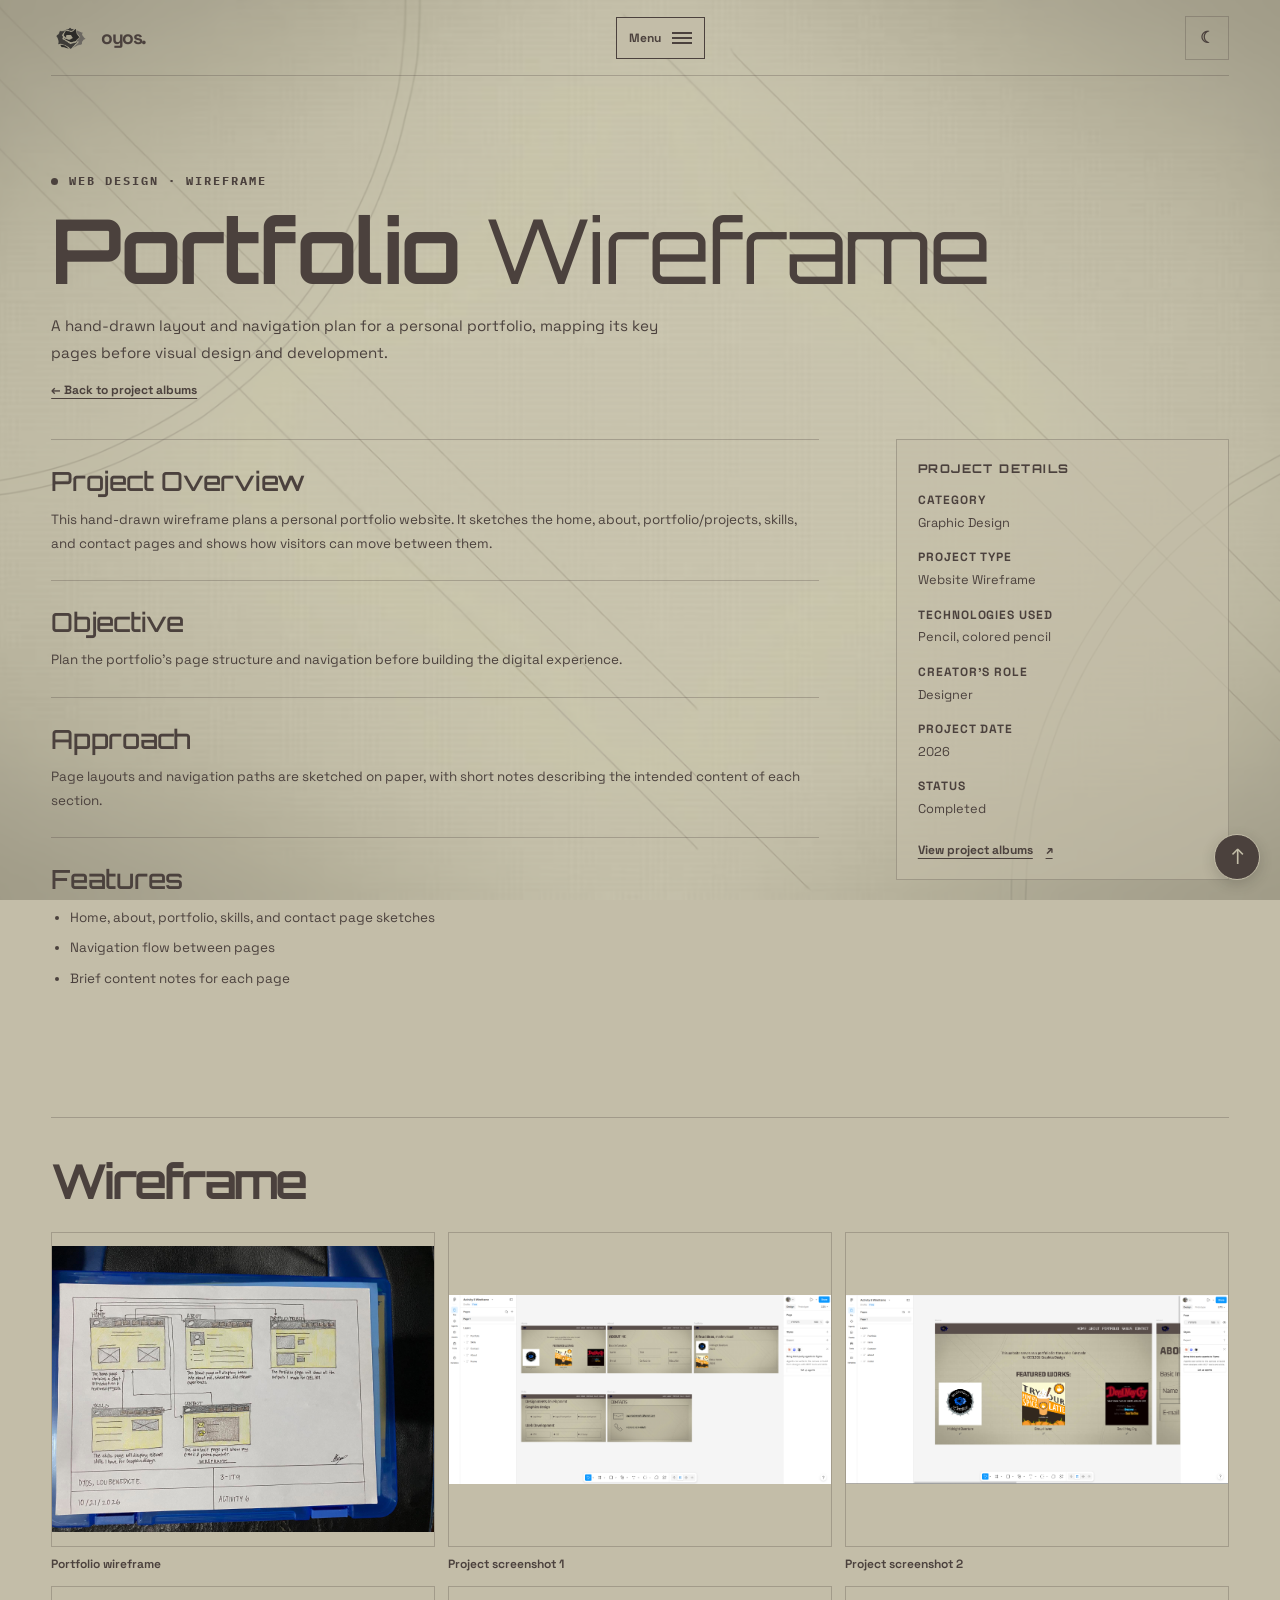
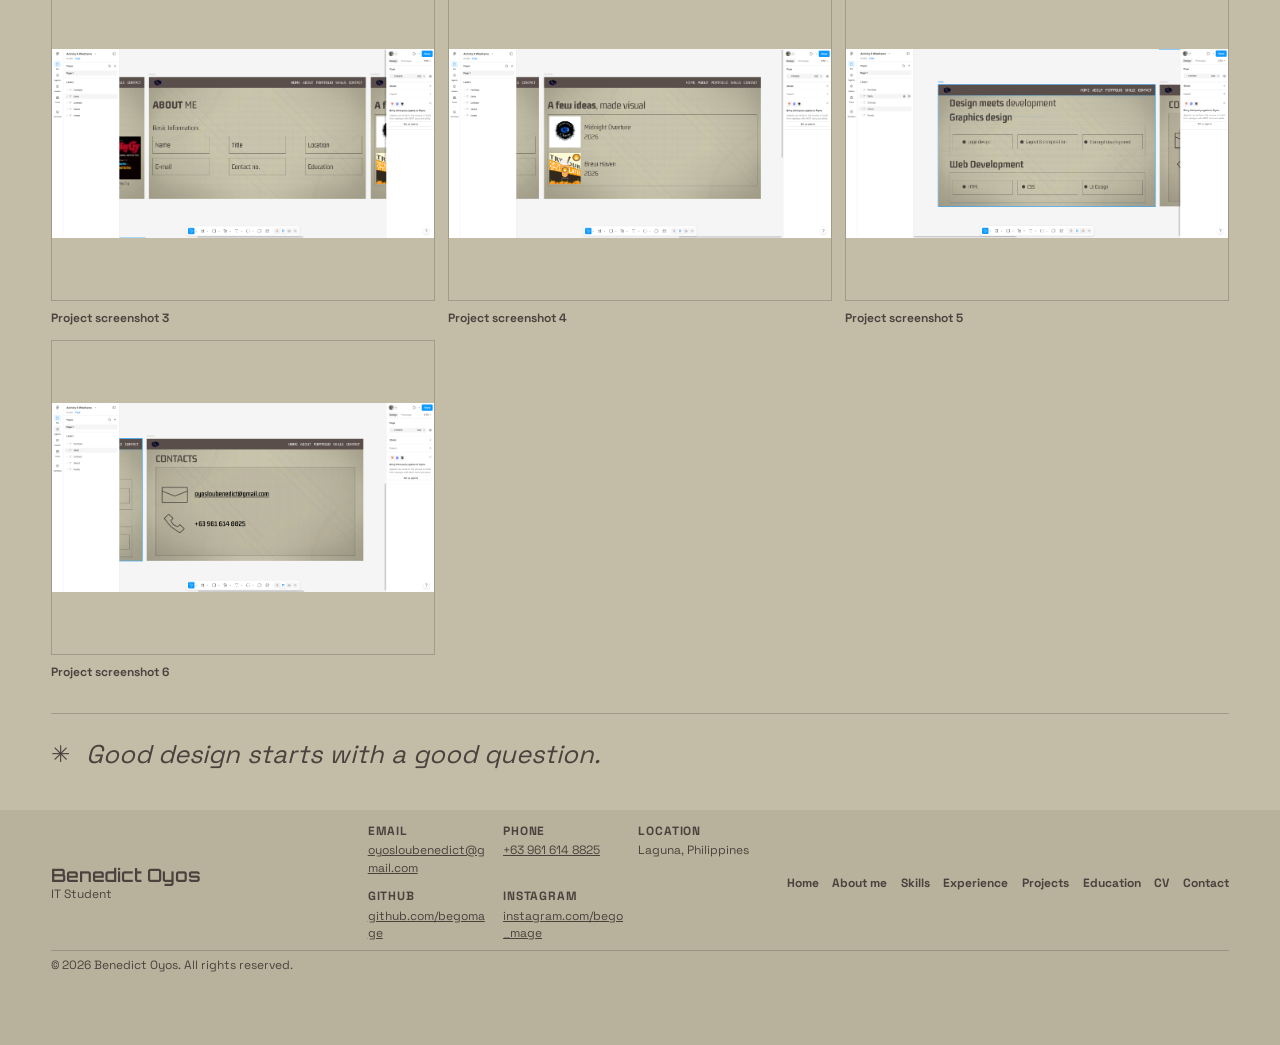
<file: Final Project Oyos/projects/portfolio-wireframe/index.html>
<!doctype html>
<html lang="en">
  <head>
    <meta charset="utf-8">
    <meta name="viewport" content="width=device-width, initial-scale=1">
    <meta name="theme-color" content="#f5f1e8">
    <meta name="description" content="A hand-drawn website wireframe planning the layout and navigation for Benedict Oyos's portfolio.">
    <title>Portfolio Wireframe | Oyos Projects</title>
    <link rel="canonical" href="https://oyosportfolio.vercel.app/projects/portfolio-wireframe">
    <meta name="keywords" content="portfolio wireframe, website planning, web design, navigation flow, graphic design, Benedict Oyos">
    <meta property="og:type" content="article">
    <meta property="og:site_name" content="Benedict Oyos Portfolio">
    <meta property="og:title" content="Portfolio Wireframe | Benedict Oyos">
    <meta property="og:description" content="A hand-drawn website wireframe mapping the portfolio's key pages and navigation.">
    <meta property="og:url" content="https://oyosportfolio.vercel.app/projects/portfolio-wireframe">
    <meta property="og:image" content="https://oyosportfolio.vercel.app/assets/activity6/act6.jpg">
    <meta property="og:image:alt" content="Hand-drawn portfolio wireframe showing page layouts and navigation arrows">
    <meta name="twitter:card" content="summary_large_image">
    <meta name="twitter:title" content="Portfolio Wireframe | Benedict Oyos">
    <meta name="twitter:description" content="A hand-drawn wireframe planning pages and navigation for the portfolio.">
    <meta name="twitter:image" content="https://oyosportfolio.vercel.app/assets/activity6/act6.jpg">
    <script>
      try {
        const theme = window.localStorage.getItem("oyos-theme");
        if (theme === "light" || theme === "dark") {
          document.documentElement.dataset.theme = theme;
        }
      } catch (error) {
        console.error("Unable to read the saved theme preference.", error);
      }
    </script>
    <link rel="stylesheet" href="../../styles.css">
    <script src="../../script.js" defer></script>
  </head>
  <body>
    <a class="skip-link" href="#main">Skip to content</a>
    <header class="site-header">
      <a class="wordmark" href="../../index.html#home" aria-label="Oyos, home">
        <img class="wordmark-mark" src="../../assets/midnight-overture/MidnightOverture%20Icon%20Logo.png" alt="" aria-hidden="true">
        <span>oyos<span class="wordmark-period">.</span></span>
      </a>
      <button class="menu-toggle" type="button" aria-expanded="false" aria-controls="site-nav">
        <span class="menu-toggle-label">Menu</span>
        <span class="menu-toggle-icon" aria-hidden="true"></span>
      </button>
      <nav class="site-nav" id="site-nav" aria-label="Main navigation">
        <a href="../../index.html#home">Home</a>
        <a href="../../about.html">About me</a>
        <a href="../../skills.html">Skills</a>
        <a href="../../experience.html">Experience</a>
        <a href="../../projects.html" aria-current="page">Projects</a>
        <a href="../../education.html">Education</a>
        <a href="../../cv.html">CV</a>
        <a href="../../contact.html">Contact</a>
      </nav>
      <button class="theme-toggle" type="button" aria-label="Switch to dark mode" aria-pressed="false" title="Switch to dark mode">
        <span class="theme-toggle-icon" aria-hidden="true">☾</span>
        <span class="theme-toggle-label">Dark mode</span>
      </button>
    </header>

    <main id="main">
      <section class="project-detail-intro page-wrap" aria-labelledby="project-title">
        <p class="eyebrow"><span class="eyebrow-dot"></span> Web design · Wireframe</p>
        <h1 id="project-title">Portfolio <em>Wireframe</em></h1>
        <p class="project-detail-lede">
          A hand-drawn layout and navigation plan for a personal portfolio,
          mapping its key pages before visual design and development.
        </p>
        <a class="text-link project-detail-back" href="../../projects.html">← Back to project albums</a>
      </section>

      <div class="project-detail-body page-wrap">
        <div class="project-detail-sections">
          <section class="project-detail-section" aria-labelledby="overview-title">
            <h2 id="overview-title">Project Overview</h2>
            <p>This hand-drawn wireframe plans a personal portfolio website. It sketches the home, about, portfolio/projects, skills, and contact pages and shows how visitors can move between them.</p>
          </section>
          <section class="project-detail-section" aria-labelledby="problem-title">
            <h2 id="problem-title">Objective</h2>
            <p>Plan the portfolio's page structure and navigation before building the digital experience.</p>
          </section>
          <section class="project-detail-section" aria-labelledby="solution-title">
            <h2 id="solution-title">Approach</h2>
            <p>Page layouts and navigation paths are sketched on paper, with short notes describing the intended content of each section.</p>
          </section>
          <section class="project-detail-section" aria-labelledby="features-title">
            <h2 id="features-title">Features</h2>
            <ul>
              <li>Home, about, portfolio, skills, and contact page sketches</li>
              <li>Navigation flow between pages</li>
              <li>Brief content notes for each page</li>
            </ul>
          </section>
        </div>
        <aside class="project-detail-sidebar" aria-labelledby="project-facts-title">
          <h2 id="project-facts-title">Project details</h2>
          <dl class="project-detail-meta">
            <div><dt>Category</dt><dd>Graphic Design</dd></div>
            <div><dt>Project type</dt><dd>Website Wireframe</dd></div>
            <div><dt>Technologies used</dt><dd>Pencil, colored pencil</dd></div>
            <div><dt>Creator's role</dt><dd>Designer</dd></div>
            <div><dt>Project date</dt><dd>2026</dd></div>
            <div><dt>Status</dt><dd>Completed</dd></div>
          </dl>
          <div class="project-links">
            <a class="text-link" href="../../projects.html">View project albums <span aria-hidden="true">↗</span></a>
          </div>
        </aside>
      </div>

      <section class="project-screenshots page-wrap" aria-labelledby="screenshots-title">
        <h2 id="screenshots-title">Wireframe</h2>
        <div class="project-screenshot-grid">
          <a class="project-screenshot" href="../../assets/activity6/act6.jpg" target="_blank" rel="noopener">
            <img src="../../assets/activity6/act6.jpg" alt="Hand-drawn portfolio wireframe showing home, about, portfolio, skills, and contact page layouts with navigation arrows." loading="lazy">
            <span>Portfolio wireframe</span>
          </a>
          <a class="project-screenshot" href="../../assets/activity6/Screenshot%202026-11-11%20203654.png" target="_blank" rel="noopener">
            <img src="../../assets/activity6/Screenshot%202026-11-11%20203654.png" alt="Portfolio wireframe project screenshot captured on November 11, 2026." loading="lazy">
            <span>Project screenshot 1</span>
          </a>
          <a class="project-screenshot" href="../../assets/activity6/Screenshot%202026-11-11%20203723.png" target="_blank" rel="noopener">
            <img src="../../assets/activity6/Screenshot%202026-11-11%20203723.png" alt="Portfolio wireframe project screenshot captured on November 11, 2026." loading="lazy">
            <span>Project screenshot 2</span>
          </a>
          <a class="project-screenshot" href="../../assets/activity6/Screenshot%202026-11-11%20203734.png" target="_blank" rel="noopener">
            <img src="../../assets/activity6/Screenshot%202026-11-11%20203734.png" alt="Portfolio wireframe project screenshot captured on November 11, 2026." loading="lazy">
            <span>Project screenshot 3</span>
          </a>
          <a class="project-screenshot" href="../../assets/activity6/Screenshot%202026-11-11%20203750.png" target="_blank" rel="noopener">
            <img src="../../assets/activity6/Screenshot%202026-11-11%20203750.png" alt="Portfolio wireframe project screenshot captured on November 11, 2026." loading="lazy">
            <span>Project screenshot 4</span>
          </a>
          <a class="project-screenshot" href="../../assets/activity6/Screenshot%202026-11-11%20203802.png" target="_blank" rel="noopener">
            <img src="../../assets/activity6/Screenshot%202026-11-11%20203802.png" alt="Portfolio wireframe project screenshot captured on November 11, 2026." loading="lazy">
            <span>Project screenshot 5</span>
          </a>
          <a class="project-screenshot" href="../../assets/activity6/Screenshot%202026-11-11%20203812.png" target="_blank" rel="noopener">
            <img src="../../assets/activity6/Screenshot%202026-11-11%20203812.png" alt="Portfolio wireframe project screenshot captured on November 11, 2026." loading="lazy">
            <span>Project screenshot 6</span>
          </a>
        </div>
      </section>

      <section class="closing-note page-wrap" aria-label="Portfolio note">
        <span class="closing-star" aria-hidden="true">✳</span>
        <p>Good design starts with a good question.</p>
      </section>
    </main>

    <a class="back-to-top" href="#" aria-label="Back to top">↑</a>

    <footer class="site-footer">
      <div class="page-wrap footer-inner">
        <div class="footer-identity">
          <p class="footer-name">Benedict Oyos</p>
          <p class="footer-title">IT Student</p>
        </div>
        <div class="footer-contact">
          <p><span>Email</span> <a href="mailto:oyosloubenedict@gmail.com">oyosloubenedict@gmail.com</a></p>
          <p><span>Phone</span> <a href="tel:+639616148825">+63 961 614 8825</a></p>
          <p><span>Location</span> Laguna, Philippines</p>
          <p><span>GitHub</span> <a href="https://github.com/begomage" target="_blank" rel="noopener noreferrer">github.com/begomage</a></p>
          <p><span>Instagram</span> <a href="https://www.instagram.com/bego_mage/" target="_blank" rel="noopener noreferrer">instagram.com/bego_mage</a></p>
        </div>
        <nav class="footer-nav" aria-label="Quick navigation">
          <a href="../../index.html#home">Home</a>
          <a href="../../about.html">About me</a>
          <a href="../../skills.html">Skills</a>
          <a href="../../experience.html">Experience</a>
          <a href="../../projects.html">Projects</a>
          <a href="../../education.html">Education</a>
          <a href="../../cv.html">CV</a>
          <a href="../../contact.html">Contact</a>
        </nav>
        <p class="footer-copyright">© 2026 Benedict Oyos. All rights reserved.</p>
      </div>
    </footer>
  </body>
</html>
</file>
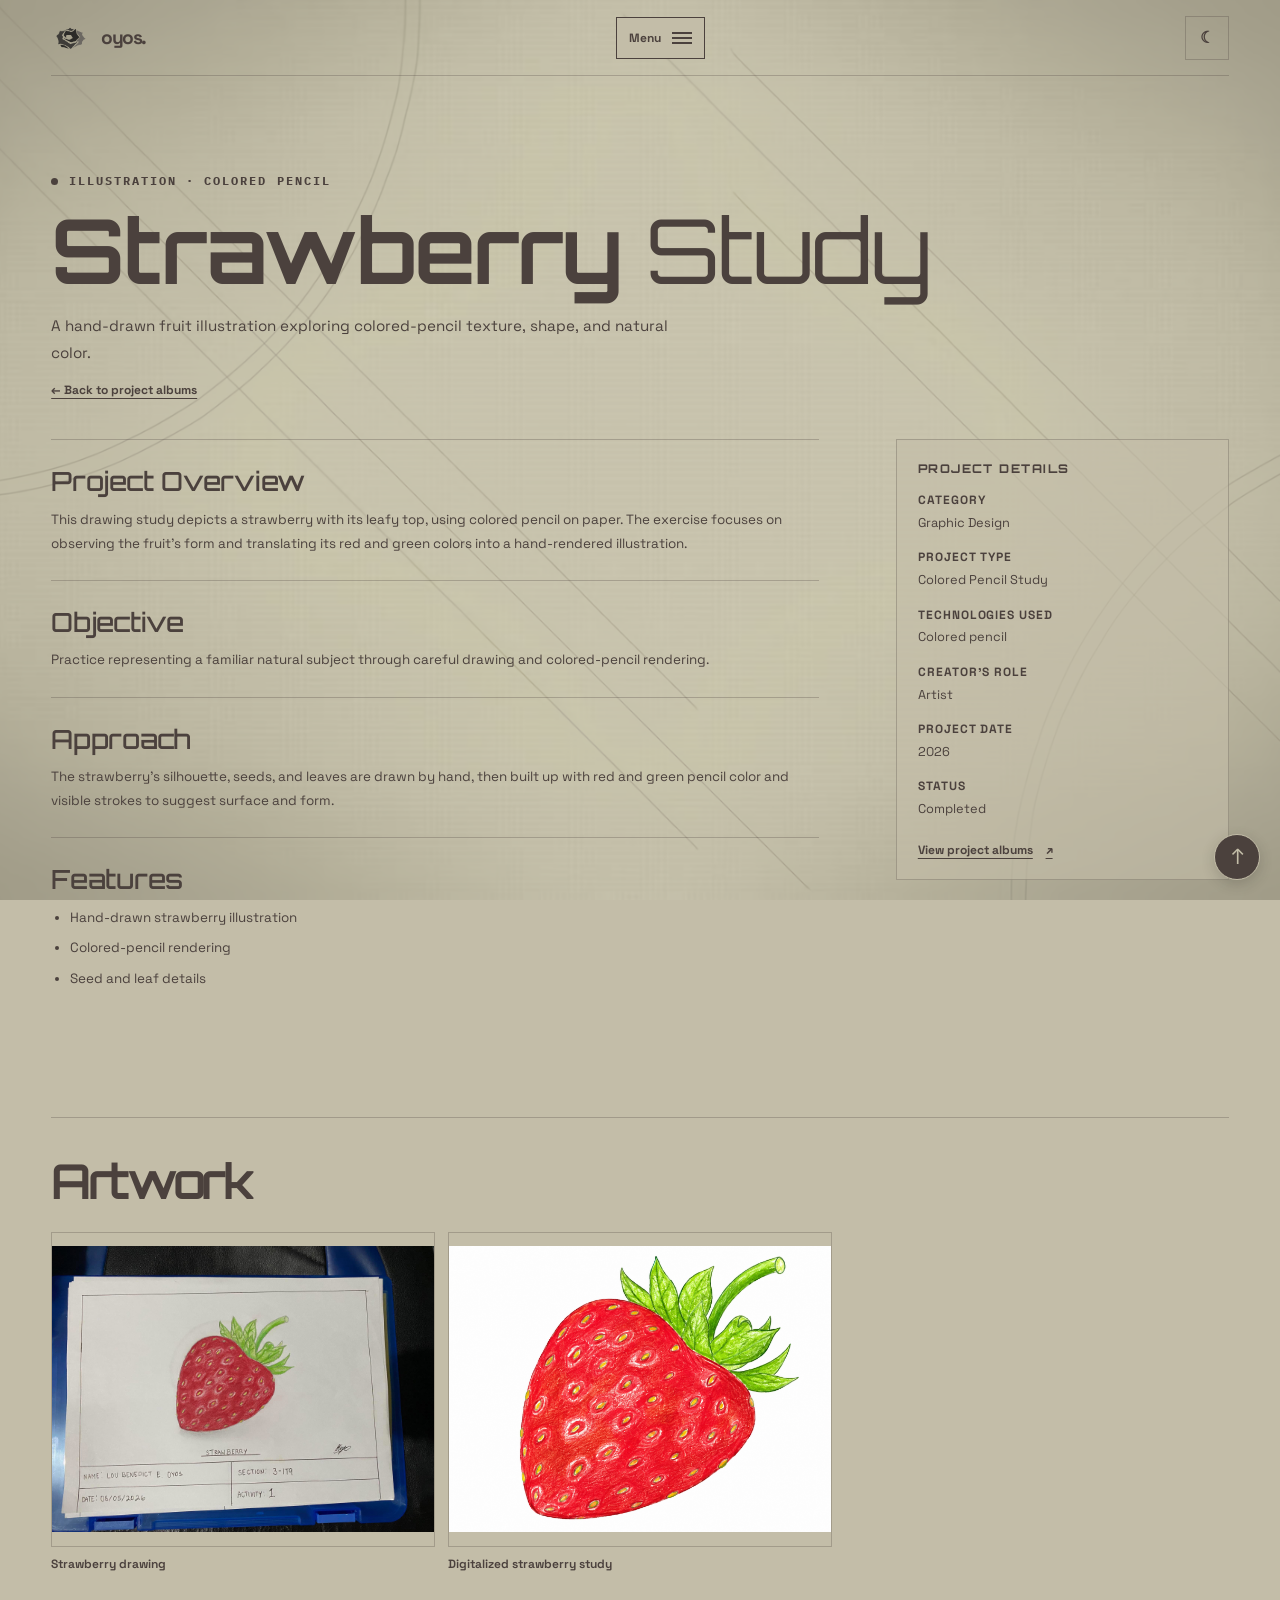
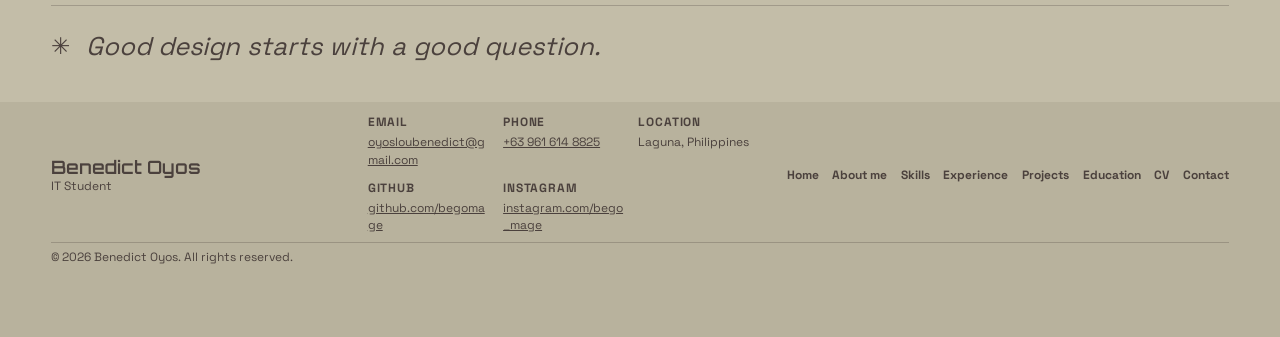
<file: Final Project Oyos/projects/strawberry-study/index.html>
<!doctype html>
<html lang="en">
  <head>
    <meta charset="utf-8">
    <meta name="viewport" content="width=device-width, initial-scale=1">
    <meta name="theme-color" content="#f5f1e8">
    <meta name="description" content="A colored-pencil strawberry illustration study by Benedict Oyos.">
    <title>Strawberry Study | Oyos Projects</title>
    <link rel="canonical" href="https://oyosportfolio.vercel.app/projects/strawberry-study">
    <meta name="keywords" content="strawberry illustration, colored pencil, drawing study, graphic design, Benedict Oyos">
    <meta property="og:type" content="article">
    <meta property="og:site_name" content="Benedict Oyos Portfolio">
    <meta property="og:title" content="Strawberry Study | Benedict Oyos">
    <meta property="og:description" content="A hand-drawn strawberry illustration exploring colored-pencil texture, shape, and natural color.">
    <meta property="og:url" content="https://oyosportfolio.vercel.app/projects/strawberry-study">
    <meta property="og:image" content="https://oyosportfolio.vercel.app/assets/activity1/act1.jpg">
    <meta property="og:image:alt" content="Hand-drawn red strawberry with green leaves">
    <meta name="twitter:card" content="summary_large_image">
    <meta name="twitter:title" content="Strawberry Study | Benedict Oyos">
    <meta name="twitter:description" content="A hand-drawn colored-pencil strawberry illustration.">
    <meta name="twitter:image" content="https://oyosportfolio.vercel.app/assets/activity1/act1.jpg">
    <script>
      try {
        const theme = window.localStorage.getItem("oyos-theme");
        if (theme === "light" || theme === "dark") {
          document.documentElement.dataset.theme = theme;
        }
      } catch (error) {
        console.error("Unable to read the saved theme preference.", error);
      }
    </script>
    <link rel="stylesheet" href="../../styles.css">
    <script src="../../script.js" defer></script>
  </head>
  <body>
    <a class="skip-link" href="#main">Skip to content</a>
    <header class="site-header">
      <a class="wordmark" href="../../index.html#home" aria-label="Oyos, home">
        <img class="wordmark-mark" src="../../assets/midnight-overture/MidnightOverture%20Icon%20Logo.png" alt="" aria-hidden="true">
        <span>oyos<span class="wordmark-period">.</span></span>
      </a>
      <button class="menu-toggle" type="button" aria-expanded="false" aria-controls="site-nav">
        <span class="menu-toggle-label">Menu</span>
        <span class="menu-toggle-icon" aria-hidden="true"></span>
      </button>
      <nav class="site-nav" id="site-nav" aria-label="Main navigation">
        <a href="../../index.html#home">Home</a>
        <a href="../../about.html">About me</a>
        <a href="../../skills.html">Skills</a>
        <a href="../../experience.html">Experience</a>
        <a href="../../projects.html" aria-current="page">Projects</a>
        <a href="../../education.html">Education</a>
        <a href="../../cv.html">CV</a>
        <a href="../../contact.html">Contact</a>
      </nav>
      <button class="theme-toggle" type="button" aria-label="Switch to dark mode" aria-pressed="false" title="Switch to dark mode">
        <span class="theme-toggle-icon" aria-hidden="true">☾</span>
        <span class="theme-toggle-label">Dark mode</span>
      </button>
    </header>

    <main id="main">
      <section class="project-detail-intro page-wrap" aria-labelledby="project-title">
        <p class="eyebrow"><span class="eyebrow-dot"></span> Illustration · Colored pencil</p>
        <h1 id="project-title">Strawberry <em>Study</em></h1>
        <p class="project-detail-lede">
          A hand-drawn fruit illustration exploring colored-pencil texture,
          shape, and natural color.
        </p>
        <a class="text-link project-detail-back" href="../../projects.html">← Back to project albums</a>
      </section>

      <div class="project-detail-body page-wrap">
        <div class="project-detail-sections">
          <section class="project-detail-section" aria-labelledby="overview-title">
            <h2 id="overview-title">Project Overview</h2>
            <p>This drawing study depicts a strawberry with its leafy top, using colored pencil on paper. The exercise focuses on observing the fruit's form and translating its red and green colors into a hand-rendered illustration.</p>
          </section>
          <section class="project-detail-section" aria-labelledby="problem-title">
            <h2 id="problem-title">Objective</h2>
            <p>Practice representing a familiar natural subject through careful drawing and colored-pencil rendering.</p>
          </section>
          <section class="project-detail-section" aria-labelledby="solution-title">
            <h2 id="solution-title">Approach</h2>
            <p>The strawberry's silhouette, seeds, and leaves are drawn by hand, then built up with red and green pencil color and visible strokes to suggest surface and form.</p>
          </section>
          <section class="project-detail-section" aria-labelledby="features-title">
            <h2 id="features-title">Features</h2>
            <ul>
              <li>Hand-drawn strawberry illustration</li>
              <li>Colored-pencil rendering</li>
              <li>Seed and leaf details</li>
            </ul>
          </section>
        </div>
        <aside class="project-detail-sidebar" aria-labelledby="project-facts-title">
          <h2 id="project-facts-title">Project details</h2>
          <dl class="project-detail-meta">
            <div><dt>Category</dt><dd>Graphic Design</dd></div>
            <div><dt>Project type</dt><dd>Colored Pencil Study</dd></div>
            <div><dt>Technologies used</dt><dd>Colored pencil</dd></div>
            <div><dt>Creator's role</dt><dd>Artist</dd></div>
            <div><dt>Project date</dt><dd>2026</dd></div>
            <div><dt>Status</dt><dd>Completed</dd></div>
          </dl>
          <div class="project-links">
            <a class="text-link" href="../../projects.html">View project albums <span aria-hidden="true">↗</span></a>
          </div>
        </aside>
      </div>

      <section class="project-screenshots page-wrap" aria-labelledby="screenshots-title">
        <h2 id="screenshots-title">Artwork</h2>
        <div class="project-screenshot-grid">
          <a class="project-screenshot" href="../../assets/activity1/act1.jpg" target="_blank" rel="noopener">
            <img src="../../assets/activity1/act1.jpg" alt="Hand-drawn red strawberry with green leaves, photographed on a sheet of paper." loading="lazy">
            <span>Strawberry drawing</span>
          </a>
          <a class="project-screenshot" href="../../assets/activity1/digitalized%20act1.png" target="_blank" rel="noopener">
            <img src="../../assets/activity1/digitalized%20act1.png" alt="Digitalized version of the strawberry study." loading="lazy">
            <span>Digitalized strawberry study</span>
          </a>
        </div>
      </section>

      <section class="closing-note page-wrap" aria-label="Portfolio note">
        <span class="closing-star" aria-hidden="true">✳</span>
        <p>Good design starts with a good question.</p>
      </section>
    </main>

    <a class="back-to-top" href="#" aria-label="Back to top">↑</a>

    <footer class="site-footer">
      <div class="page-wrap footer-inner">
        <div class="footer-identity">
          <p class="footer-name">Benedict Oyos</p>
          <p class="footer-title">IT Student</p>
        </div>
        <div class="footer-contact">
          <p><span>Email</span> <a href="mailto:oyosloubenedict@gmail.com">oyosloubenedict@gmail.com</a></p>
          <p><span>Phone</span> <a href="tel:+639616148825">+63 961 614 8825</a></p>
          <p><span>Location</span> Laguna, Philippines</p>
          <p><span>GitHub</span> <a href="https://github.com/begomage" target="_blank" rel="noopener noreferrer">github.com/begomage</a></p>
          <p><span>Instagram</span> <a href="https://www.instagram.com/bego_mage/" target="_blank" rel="noopener noreferrer">instagram.com/bego_mage</a></p>
        </div>
        <nav class="footer-nav" aria-label="Quick navigation">
          <a href="../../index.html#home">Home</a>
          <a href="../../about.html">About me</a>
          <a href="../../skills.html">Skills</a>
          <a href="../../experience.html">Experience</a>
          <a href="../../projects.html">Projects</a>
          <a href="../../education.html">Education</a>
          <a href="../../cv.html">CV</a>
          <a href="../../contact.html">Contact</a>
        </nav>
        <p class="footer-copyright">© 2026 Benedict Oyos. All rights reserved.</p>
      </div>
    </footer>
  </body>
</html>
</file>
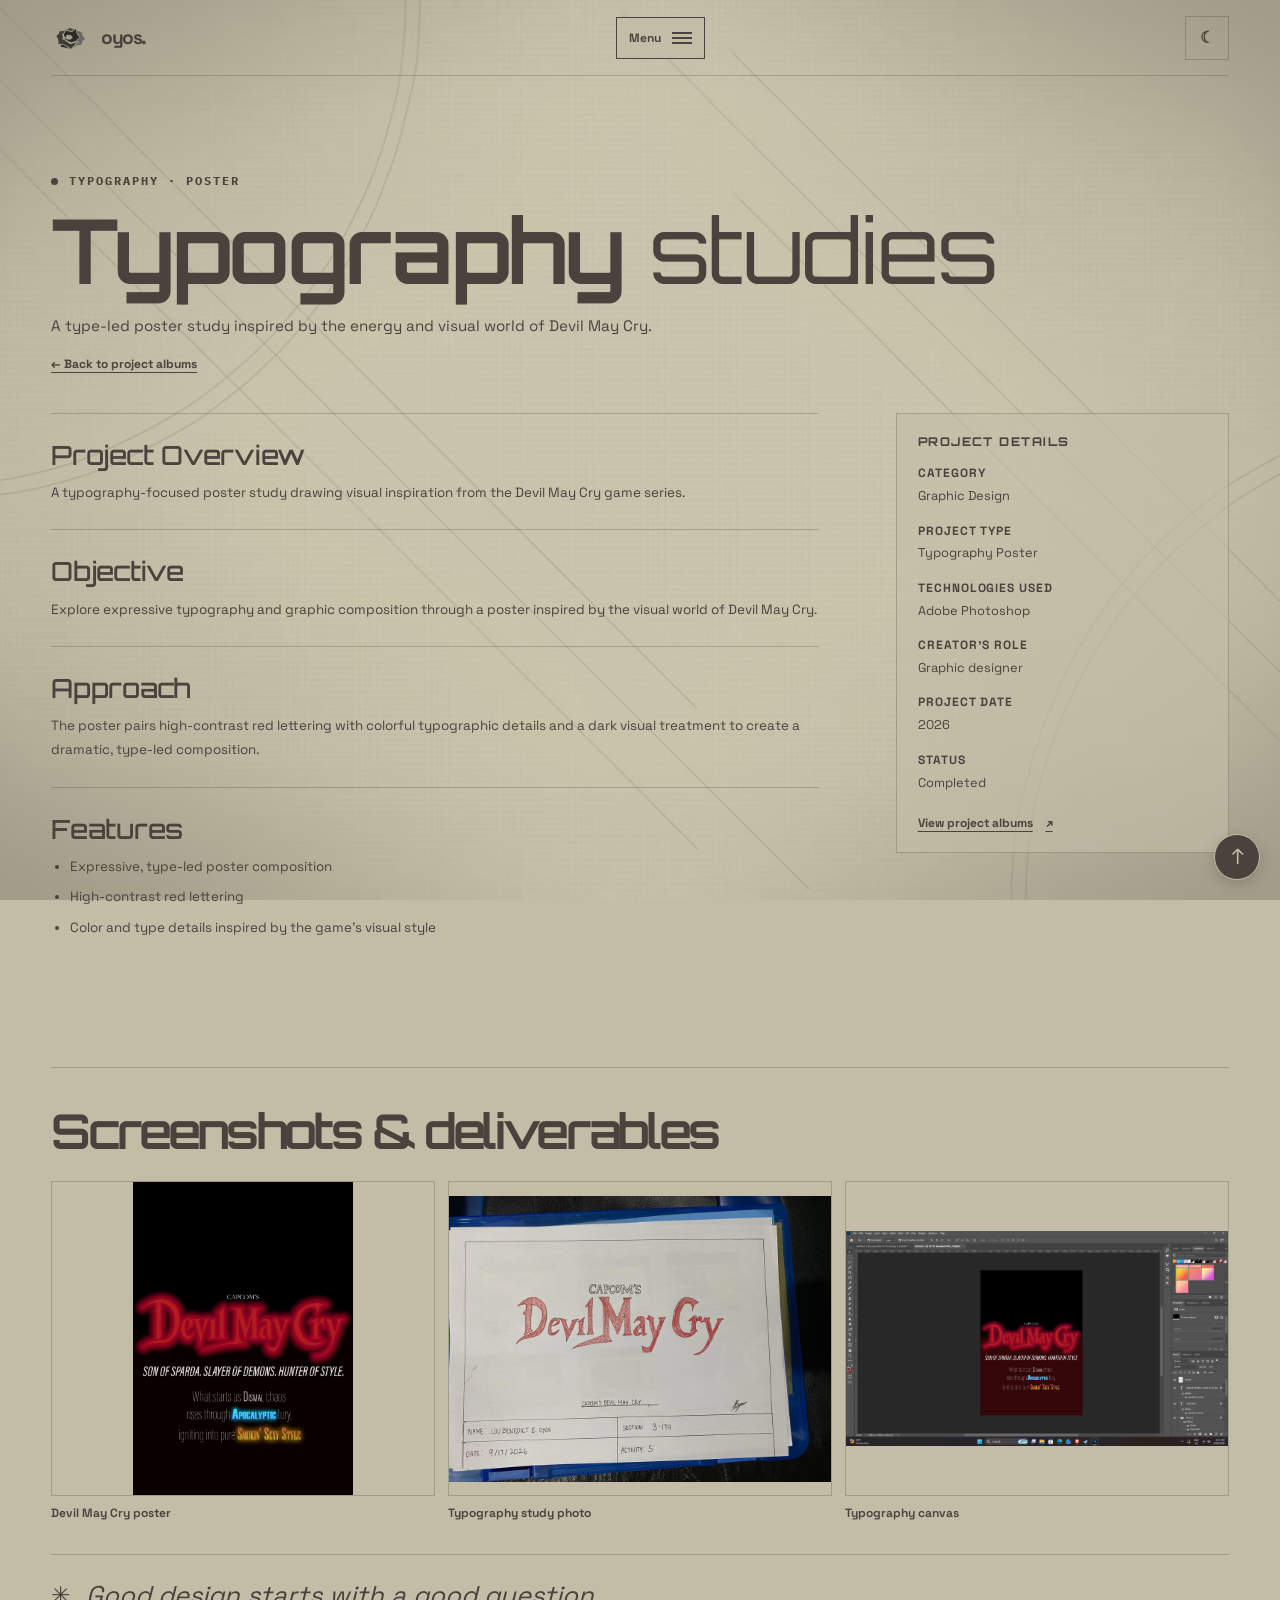
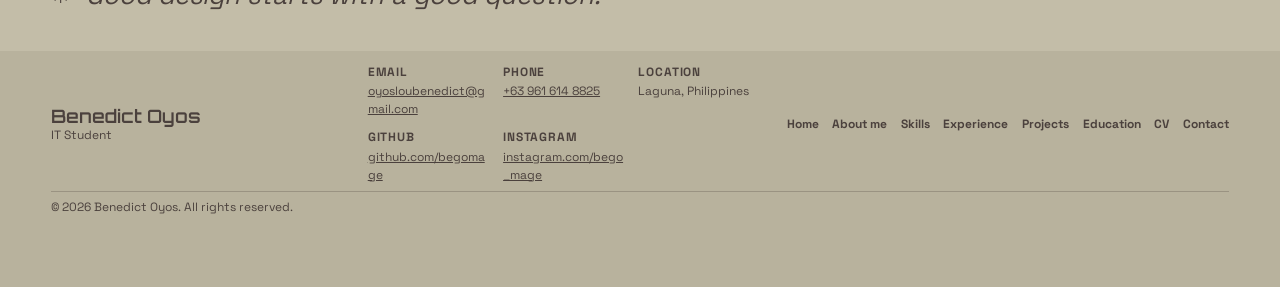
<file: Final Project Oyos/projects/typography/index.html>
<!doctype html>
<html lang="en">
  <head>
    <meta charset="utf-8">
    <meta name="viewport" content="width=device-width, initial-scale=1">
    <meta name="theme-color" content="#f5f1e8">
    <meta name="description" content="Project overview and poster details for the Devil May Cry typography study.">
    <title>Typography Studies | Oyos Projects</title>
    <link rel="canonical" href="https://oyosportfolio.vercel.app/projects/typography">
    <meta name="keywords" content="typography poster, Devil May Cry, graphic design, poster design, visual communication, Benedict Oyos">
    <meta property="og:type" content="article">
    <meta property="og:site_name" content="Benedict Oyos Portfolio">
    <meta property="og:title" content="Typography Studies | Benedict Oyos">
    <meta property="og:description" content="A dramatic Devil May Cry-inspired typography poster with expressive lettering and color.">
    <meta property="og:url" content="https://oyosportfolio.vercel.app/projects/typography">
    <meta property="og:image" content="https://oyosportfolio.vercel.app/assets/typography/devil-may-cry-typography.jpg">
    <meta property="og:image:alt" content="Dark Devil May Cry typography poster with glowing red lettering and colorful type details">
    <meta name="twitter:card" content="summary_large_image">
    <meta name="twitter:title" content="Typography Studies | Benedict Oyos">
    <meta name="twitter:description" content="A dramatic Devil May Cry-inspired typography poster.">
    <meta name="twitter:image" content="https://oyosportfolio.vercel.app/assets/typography/devil-may-cry-typography.jpg">
    <script>
      try {
        const theme = window.localStorage.getItem("oyos-theme");
        if (theme === "light" || theme === "dark") {
          document.documentElement.dataset.theme = theme;
        }
      } catch (error) {
        console.error("Unable to read the saved theme preference.", error);
      }
    </script>
    <link rel="stylesheet" href="../../styles.css">
    <script src="../../script.js" defer></script>
  </head>
  <body>
    <a class="skip-link" href="#main">Skip to content</a>
    <header class="site-header">
      <a class="wordmark" href="../../index.html#home" aria-label="Oyos, home">
        <img class="wordmark-mark" src="../../assets/midnight-overture/MidnightOverture%20Icon%20Logo.png" alt="" aria-hidden="true">
        <span>oyos<span class="wordmark-period">.</span></span>
      </a>
      <button class="menu-toggle" type="button" aria-expanded="false" aria-controls="site-nav">
        <span class="menu-toggle-label">Menu</span>
        <span class="menu-toggle-icon" aria-hidden="true"></span>
      </button>
      <nav class="site-nav" id="site-nav" aria-label="Main navigation">
        <a href="../../index.html#home">Home</a>
        <a href="../../about.html">About me</a>
        <a href="../../skills.html">Skills</a>
        <a href="../../experience.html">Experience</a>
        <a href="../../projects.html" aria-current="page">Projects</a>
        <a href="../../education.html">Education</a>
        <a href="../../cv.html">CV</a>
        <a href="../../contact.html">Contact</a>
      </nav>
      <button class="theme-toggle" type="button" aria-label="Switch to dark mode" aria-pressed="false" title="Switch to dark mode">
        <span class="theme-toggle-icon" aria-hidden="true">☾</span>
        <span class="theme-toggle-label">Dark mode</span>
      </button>
    </header>

    <main id="main">
      <section class="project-detail-intro page-wrap" aria-labelledby="project-title">
        <p class="eyebrow"><span class="eyebrow-dot"></span> Typography · Poster</p>
        <h1 id="project-title">Typography <em>studies</em></h1>
        <p class="project-detail-lede">
          A type-led poster study inspired by the energy and visual world of
          Devil May Cry.
        </p>
        <a class="text-link project-detail-back" href="../../projects.html">← Back to project albums</a>
      </section>

      <div class="project-detail-body page-wrap">
        <div class="project-detail-sections">
          <section class="project-detail-section" aria-labelledby="overview-title">
            <h2 id="overview-title">Project Overview</h2>
            <p>A typography-focused poster study drawing visual inspiration from the Devil May Cry game series.</p>
          </section>
          <section class="project-detail-section" aria-labelledby="objective-title">
            <h2 id="objective-title">Objective</h2>
            <p>Explore expressive typography and graphic composition through a poster inspired by the visual world of Devil May Cry.</p>
          </section>
          <section class="project-detail-section" aria-labelledby="approach-title">
            <h2 id="approach-title">Approach</h2>
            <p>The poster pairs high-contrast red lettering with colorful typographic details and a dark visual treatment to create a dramatic, type-led composition.</p>
          </section>
          <section class="project-detail-section" aria-labelledby="features-title">
            <h2 id="features-title">Features</h2>
            <ul>
              <li>Expressive, type-led poster composition</li>
              <li>High-contrast red lettering</li>
              <li>Color and type details inspired by the game's visual style</li>
            </ul>
          </section>
        </div>
        <aside class="project-detail-sidebar" aria-labelledby="project-facts-title">
          <h2 id="project-facts-title">Project details</h2>
          <dl class="project-detail-meta">
            <div><dt>Category</dt><dd>Graphic Design</dd></div>
            <div><dt>Project type</dt><dd>Typography Poster</dd></div>
            <div><dt>Technologies used</dt><dd>Adobe Photoshop</dd></div>
            <div><dt>Creator's role</dt><dd>Graphic designer</dd></div>
            <div><dt>Project date</dt><dd>2026</dd></div>
            <div><dt>Status</dt><dd>Completed</dd></div>
          </dl>
          <div class="project-links">
            <a class="text-link" href="../../projects.html">View project albums <span aria-hidden="true">↗</span></a>
          </div>
        </aside>
      </div>

      <section class="project-screenshots page-wrap" aria-labelledby="screenshots-title">
        <h2 id="screenshots-title">Screenshots &amp; deliverables</h2>
        <div class="project-screenshot-grid">
          <a class="project-screenshot" href="../../assets/typography/devil-may-cry-typography.jpg" target="_blank" rel="noopener">
            <img src="../../assets/typography/devil-may-cry-typography.jpg" alt="Dark Devil May Cry typography poster with glowing red lettering and colorful type details." loading="lazy">
            <span>Devil May Cry poster</span>
          </a>
          <a class="project-screenshot" href="../../assets/typography/act5.jpg" target="_blank" rel="noopener">
            <img src="../../assets/typography/act5.jpg" alt="Additional photograph of the typography study." loading="lazy">
            <span>Typography study photo</span>
          </a>
          <a class="project-screenshot" href="../../assets/typography/typography%20canvas.png" target="_blank" rel="noopener">
            <img src="../../assets/typography/typography%20canvas.png" alt="Typography study displayed on a digital canvas." loading="lazy">
            <span>Typography canvas</span>
          </a>
        </div>
      </section>

      <section class="closing-note page-wrap" aria-label="Portfolio note">
        <span class="closing-star" aria-hidden="true">✳</span>
        <p>Good design starts with a good question.</p>
      </section>
    </main>

    <a class="back-to-top" href="#" aria-label="Back to top">↑</a>

    <footer class="site-footer">
      <div class="page-wrap footer-inner">
        <div class="footer-identity">
          <p class="footer-name">Benedict Oyos</p>
          <p class="footer-title">IT Student</p>
        </div>
        <div class="footer-contact">
          <p><span>Email</span> <a href="mailto:oyosloubenedict@gmail.com">oyosloubenedict@gmail.com</a></p>
          <p><span>Phone</span> <a href="tel:+639616148825">+63 961 614 8825</a></p>
          <p><span>Location</span> Laguna, Philippines</p>
          <p><span>GitHub</span> <a href="https://github.com/begomage" target="_blank" rel="noopener noreferrer">github.com/begomage</a></p>
          <p><span>Instagram</span> <a href="https://www.instagram.com/bego_mage/" target="_blank" rel="noopener noreferrer">instagram.com/bego_mage</a></p>
        </div>
        <nav class="footer-nav" aria-label="Quick navigation">
          <a href="../../index.html#home">Home</a>
          <a href="../../about.html">About me</a>
          <a href="../../skills.html">Skills</a>
          <a href="../../experience.html">Experience</a>
          <a href="../../projects.html">Projects</a>
          <a href="../../education.html">Education</a>
          <a href="../../cv.html">CV</a>
          <a href="../../contact.html">Contact</a>
        </nav>
        <p class="footer-copyright">© 2026 Benedict Oyos. All rights reserved.</p>
      </div>
    </footer>
  </body>
</html>
</file>
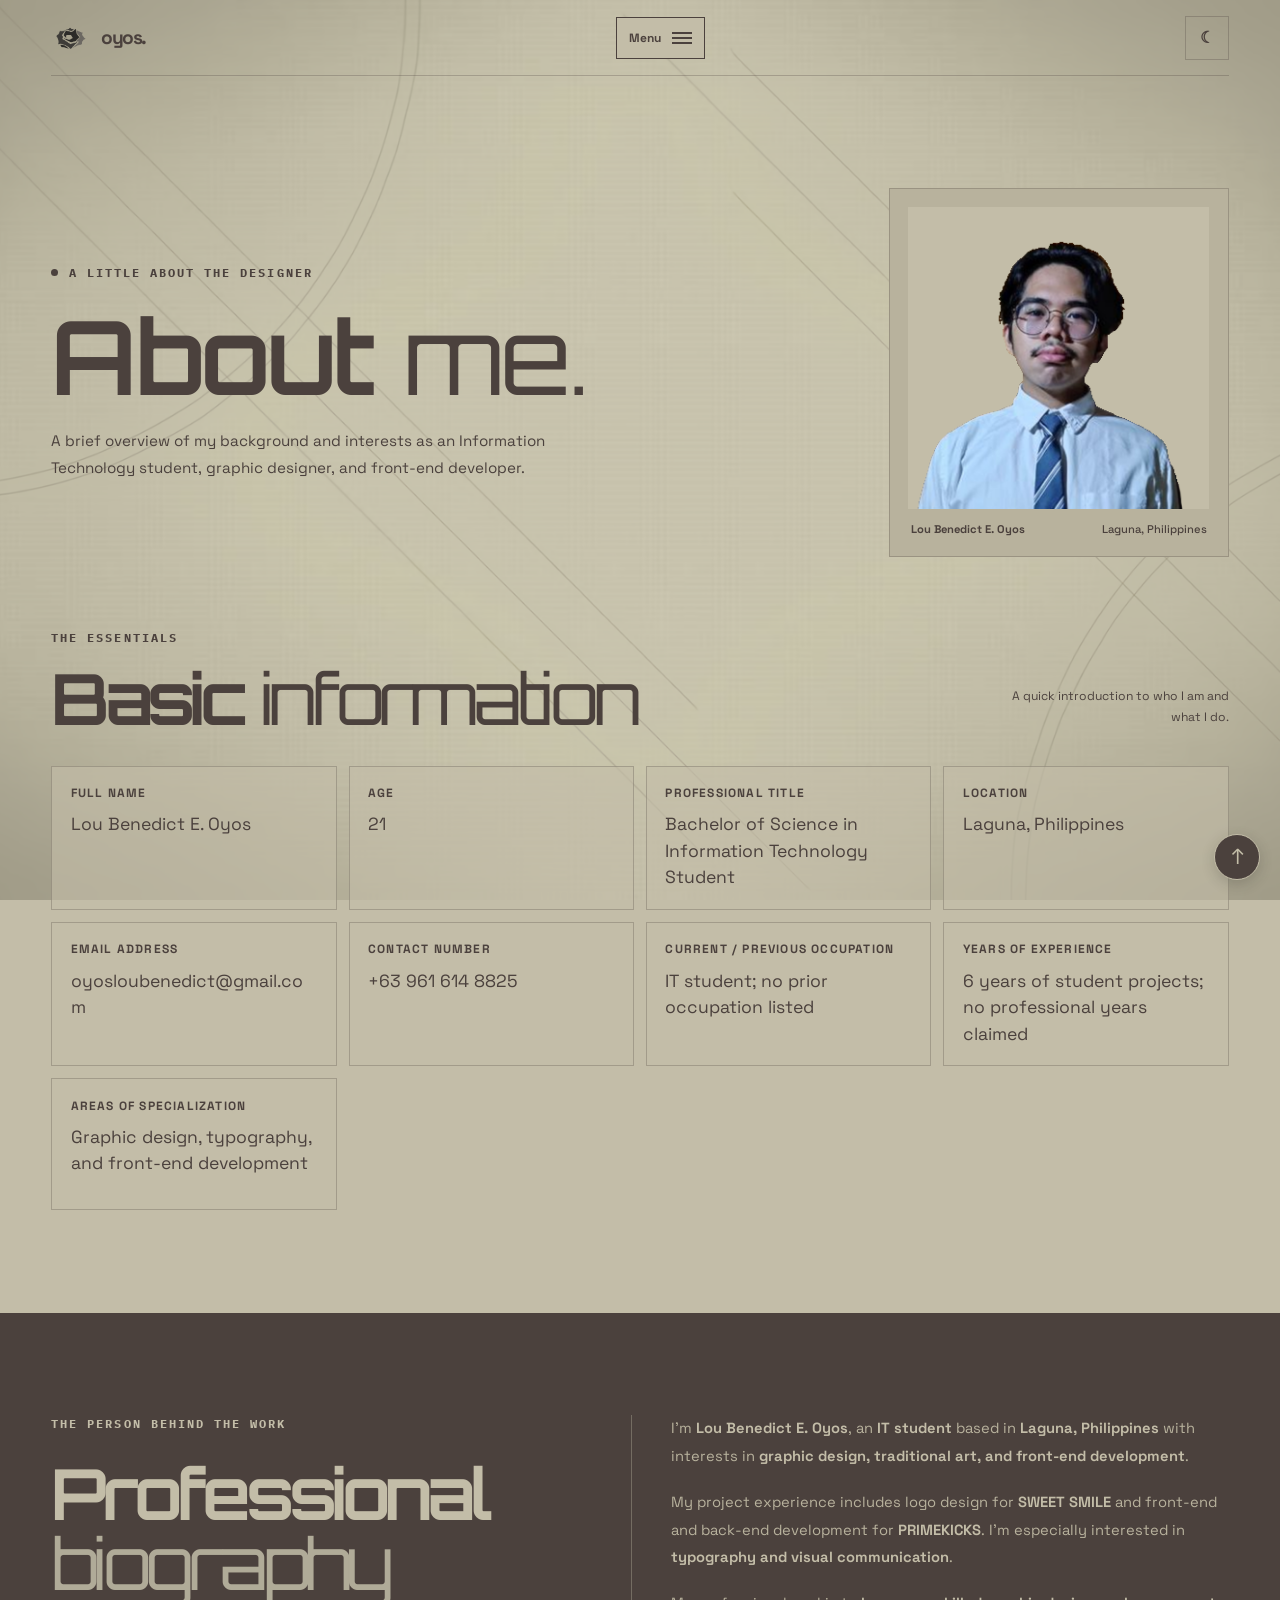
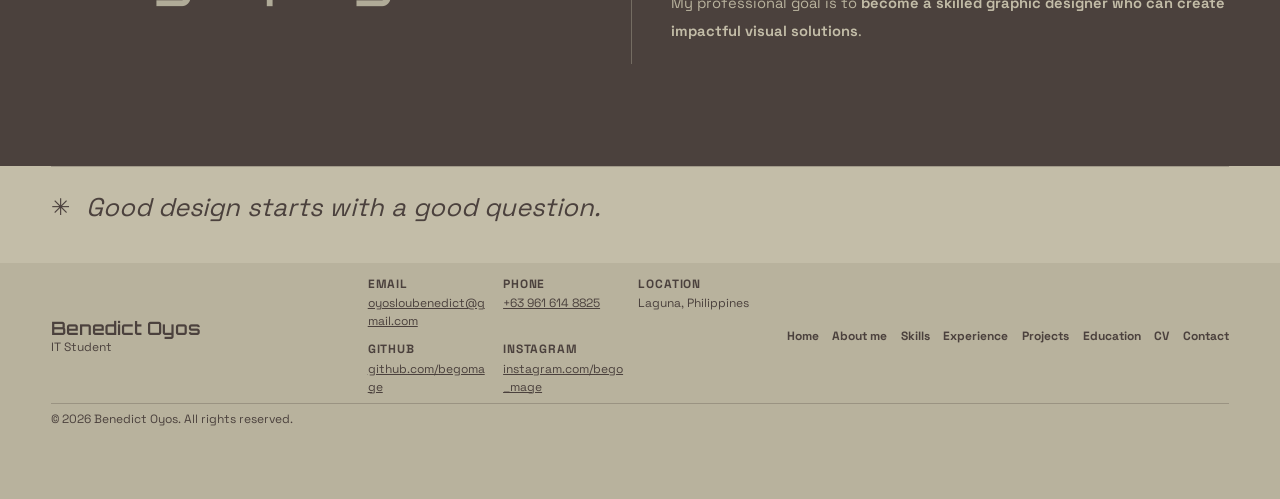
<file: Final Project Oyos/about.html>
<!doctype html>
<html lang="en">
  <head>
    <meta charset="utf-8">
    <meta name="viewport" content="width=device-width, initial-scale=1">
    <meta name="theme-color" content="#f5f1e8">
    <meta
      name="description"
      content="About the creator of the Oyos graphic design portfolio."
    >
    <title>About Me | Oyos — Graphic Design Portfolio</title>
    <link rel="canonical" href="https://oyosportfolio.vercel.app/about">
    <meta name="keywords" content="Benedict Oyos, about, IT student, graphic designer, front-end developer, Laguna Philippines">
    <meta property="og:type" content="website">
    <meta property="og:site_name" content="Benedict Oyos Portfolio">
    <meta property="og:title" content="About Benedict Oyos | IT Student &amp; Designer">
    <meta property="og:description" content="Learn about Benedict Oyos, an IT student in Laguna interested in graphic design, traditional art, and front-end development.">
    <meta property="og:url" content="https://oyosportfolio.vercel.app/about">
    <meta property="og:image" content="https://oyosportfolio.vercel.app/assets/profile-photo.png">
    <meta property="og:image:alt" content="Portrait of Lou Benedict E. Oyos">
    <meta name="twitter:card" content="summary_large_image">
    <meta name="twitter:title" content="About Benedict Oyos">
    <meta name="twitter:description" content="Learn about Benedict Oyos, an IT student in Laguna interested in graphic design and front-end development.">
    <meta name="twitter:image" content="https://oyosportfolio.vercel.app/assets/profile-photo.png">
    <script>
      try {
        const theme = window.localStorage.getItem("oyos-theme");
        if (theme === "light" || theme === "dark") {
          document.documentElement.dataset.theme = theme;
        }
      } catch (error) {
        console.error("Unable to read the saved theme preference.", error);
      }
    </script>
    <link rel="stylesheet" href="styles.css">
    <script src="script.js" defer></script>
  </head>
  <body>
    <a class="skip-link" href="#main">Skip to content</a>

    <header class="site-header">
      <a class="wordmark" href="index.html#home" aria-label="Oyos, home">
        <img class="wordmark-mark" src="assets/midnight-overture/MidnightOverture%20Icon%20Logo.png" alt="" aria-hidden="true">
        <span>oyos<span class="wordmark-period">.</span></span>
      </a>

      <button
        class="menu-toggle"
        type="button"
        aria-expanded="false"
        aria-controls="site-nav"
      >
        <span class="menu-toggle-label">Menu</span>
        <span class="menu-toggle-icon" aria-hidden="true"></span>
      </button>

      <nav class="site-nav" id="site-nav" aria-label="Main navigation">
        <a href="index.html#home">Home</a>
        <a href="about.html" aria-current="page">About me</a>
        <a href="skills.html">Skills</a>
        <a href="experience.html">Experience</a>
        <a href="projects.html">Projects</a>
        <a href="education.html">Education</a>
        <a href="cv.html">CV</a>
        <a href="contact.html">Contact</a>
      </nav>
      <button class="theme-toggle" type="button" aria-label="Switch to dark mode" aria-pressed="false" title="Switch to dark mode">
        <span class="theme-toggle-icon" aria-hidden="true">☾</span>
        <span class="theme-toggle-label">Dark mode</span>
      </button>
    </header>

    <main id="main">
      <section class="about-intro page-wrap" id="about" aria-labelledby="about-title">
        <div class="about-intro-layout">
          <div class="about-intro-copy">
            <p class="eyebrow"><span class="eyebrow-dot"></span> A little about the designer</p>
            <h1 id="about-title">About <em>me.</em></h1>
            <p class="about-lede">
              A brief overview of my background and interests as an Information
              Technology student, graphic designer, and front-end developer.
            </p>
          </div>
          <figure class="about-portrait">
            <img src="assets/profile-photo.png" alt="Portrait of Lou Benedict E. Oyos wearing glasses, a white shirt, and a tie." loading="lazy">
            <figcaption>
              <span>Lou Benedict E. Oyos</span>
              <span>Laguna, Philippines</span>
            </figcaption>
          </figure>
        </div>
      </section>

      <section class="about-details page-wrap" aria-labelledby="details-title">
        <div class="about-section-heading">
          <div>
            <p class="eyebrow">The essentials</p>
            <h2 id="details-title">Basic <em>information</em></h2>
          </div>
          <p class="about-aside">A quick introduction to who I am and what I do.</p>
        </div>

        <dl class="about-info-grid">
          <div class="about-info-item">
            <dt>Full name</dt>
            <dd>Lou Benedict E. Oyos</dd>
          </div>
          <div class="about-info-item">
            <dt>Age</dt>
            <dd>21</dd>
          </div>
          <div class="about-info-item">
            <dt>Professional title</dt>
            <dd>Bachelor of Science in Information Technology Student</dd>
          </div>
          <div class="about-info-item">
            <dt>Location</dt>
            <dd>Laguna, Philippines</dd>
          </div>
          <div class="about-info-item">
            <dt>Email address</dt>
            <dd>oyosloubenedict@gmail.com</dd>
          </div>
          <div class="about-info-item">
            <dt>Contact number</dt>
            <dd>+63 961 614 8825</dd>
          </div>
          <div class="about-info-item">
            <dt>Current / previous occupation</dt>
            <dd>IT student; no prior occupation listed</dd>
          </div>
          <div class="about-info-item">
            <dt>Years of experience</dt>
            <dd>6 years of student projects; no professional years claimed</dd>
          </div>
          <div class="about-info-item">
            <dt>Areas of specialization</dt>
            <dd>Graphic design, typography, and front-end development</dd>
          </div>
        </dl>
      </section>

      <section class="about-bio-band" aria-labelledby="bio-title">
        <div class="page-wrap about-bio-layout">
          <div>
            <p class="eyebrow eyebrow-light">The person behind the work</p>
            <h2 id="bio-title">Professional <em>biography</em></h2>
          </div>
          <div class="about-bio-copy">
            <p>
              I'm <strong>Lou Benedict E. Oyos</strong>, an <strong>IT student</strong>
              based in <strong>Laguna, Philippines</strong> with interests in
              <strong>graphic design, traditional art, and front-end development</strong>.
            </p>
            <p>
              My project experience includes logo design for <strong>SWEET SMILE</strong>
              and front-end and back-end development for <strong>PRIMEKICKS</strong>.
              I'm especially interested in <strong>typography and visual communication</strong>.
            </p>
            <p>
              My professional goal is to <strong>become a skilled graphic designer who can create impactful visual solutions</strong>.
            </p>
          </div>
        </div>
      </section>

      <section class="closing-note page-wrap" aria-label="Portfolio note">
        <span class="closing-star" aria-hidden="true">✳</span>
        <p>Good design starts with a good question.</p>
      </section>
    </main>

    <a class="back-to-top" href="#" aria-label="Back to top">↑</a>

    <footer class="site-footer">
      <div class="page-wrap footer-inner">
        <div class="footer-identity">
          <p class="footer-name">Benedict Oyos</p>
          <p class="footer-title">IT Student</p>
        </div>
        <div class="footer-contact">
          <p><span>Email</span> <a href="mailto:oyosloubenedict@gmail.com">oyosloubenedict@gmail.com</a></p>
          <p><span>Phone</span> <a href="tel:+639616148825">+63 961 614 8825</a></p>
          <p><span>Location</span> Laguna, Philippines</p>
          <p><span>GitHub</span> <a href="https://github.com/begomage" target="_blank" rel="noopener noreferrer">github.com/begomage</a></p>
          <p><span>Instagram</span> <a href="https://www.instagram.com/bego_mage/" target="_blank" rel="noopener noreferrer">instagram.com/bego_mage</a></p>
        </div>
        <nav class="footer-nav" aria-label="Quick navigation">
          <a href="index.html#home">Home</a>
          <a href="about.html">About me</a>
          <a href="skills.html">Skills</a>
          <a href="experience.html">Experience</a>
          <a href="projects.html">Projects</a>
          <a href="education.html">Education</a>
          <a href="cv.html">CV</a>
          <a href="contact.html">Contact</a>
        </nav>
        <p class="footer-copyright">© 2026 Benedict Oyos. All rights reserved.</p>
      </div>
    </footer>
  </body>
</html>
</file>
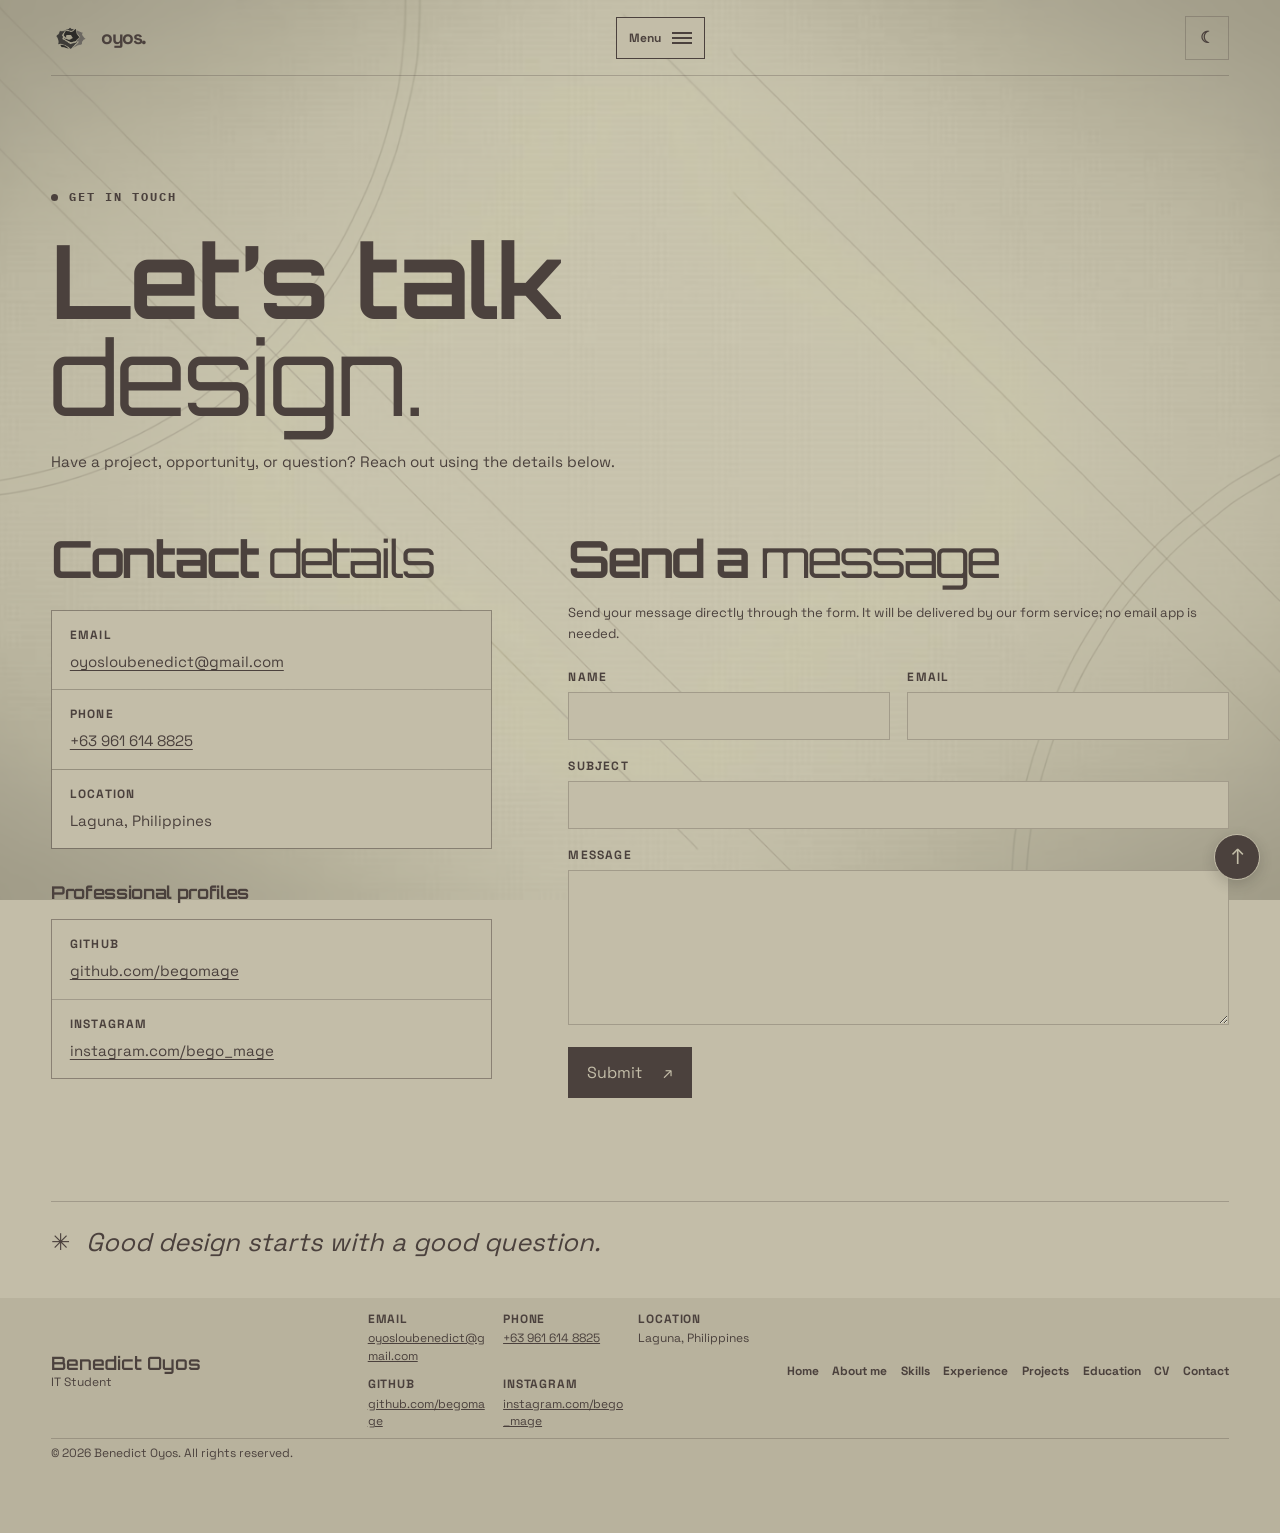
<file: Final Project Oyos/contact.html>
<!doctype html>
<html lang="en">
  <head>
    <meta charset="utf-8">
    <meta name="viewport" content="width=device-width, initial-scale=1">
    <meta name="theme-color" content="#f5f1e8">
    <meta
      name="description"
      content="Contact Oyos by email or phone, or send a message through the portfolio contact form."
    >
    <title>Contact | Oyos — Graphic Design Portfolio</title>
    <link rel="canonical" href="https://oyosportfolio.vercel.app/contact">
    <meta name="keywords" content="contact Benedict Oyos, graphic designer, IT student, Laguna Philippines, GitHub, Instagram">
    <meta property="og:type" content="website">
    <meta property="og:site_name" content="Benedict Oyos Portfolio">
    <meta property="og:title" content="Contact Benedict Oyos">
    <meta property="og:description" content="Contact Benedict Oyos by email, phone, GitHub, Instagram, or the portfolio contact form.">
    <meta property="og:url" content="https://oyosportfolio.vercel.app/contact">
    <meta property="og:image" content="https://oyosportfolio.vercel.app/assets/profile-photo.png">
    <meta property="og:image:alt" content="Portrait of Lou Benedict E. Oyos">
    <meta name="twitter:card" content="summary_large_image">
    <meta name="twitter:title" content="Contact Benedict Oyos">
    <meta name="twitter:description" content="Get in touch with Benedict Oyos through the portfolio contact details or form.">
    <meta name="twitter:image" content="https://oyosportfolio.vercel.app/assets/profile-photo.png">
    <script>
      try {
        const theme = window.localStorage.getItem("oyos-theme");
        if (theme === "light" || theme === "dark") {
          document.documentElement.dataset.theme = theme;
        }
      } catch (error) {
        console.error("Unable to read the saved theme preference.", error);
      }
    </script>
    <link rel="stylesheet" href="styles.css">
    <script src="script.js" defer></script>
  </head>
  <body>
    <a class="skip-link" href="#main">Skip to content</a>

    <header class="site-header">
      <a class="wordmark" href="index.html#home" aria-label="Oyos, home">
        <img class="wordmark-mark" src="assets/midnight-overture/MidnightOverture%20Icon%20Logo.png" alt="" aria-hidden="true">
        <span>oyos<span class="wordmark-period">.</span></span>
      </a>

      <button
        class="menu-toggle"
        type="button"
        aria-expanded="false"
        aria-controls="site-nav"
      >
        <span class="menu-toggle-label">Menu</span>
        <span class="menu-toggle-icon" aria-hidden="true"></span>
      </button>

      <nav class="site-nav" id="site-nav" aria-label="Main navigation">
        <a href="index.html#home">Home</a>
        <a href="about.html">About me</a>
        <a href="skills.html">Skills</a>
        <a href="experience.html">Experience</a>
        <a href="projects.html">Projects</a>
        <a href="education.html">Education</a>
        <a href="cv.html">CV</a>
        <a href="contact.html" aria-current="page">Contact</a>
      </nav>
      <button class="theme-toggle" type="button" aria-label="Switch to dark mode" aria-pressed="false" title="Switch to dark mode">
        <span class="theme-toggle-icon" aria-hidden="true">☾</span>
        <span class="theme-toggle-label">Dark mode</span>
      </button>
    </header>

    <main id="main">
      <section class="skills-intro page-wrap" aria-labelledby="contact-title">
        <p class="eyebrow"><span class="eyebrow-dot"></span> Get in touch</p>
        <h1 id="contact-title">Let’s talk<br><em>design.</em></h1>
        <p class="skills-lede">
          Have a project, opportunity, or question? Reach out using the details below.
        </p>
      </section>

      <section class="contact-section page-wrap" aria-label="Contact details and message form">
        <div class="contact-layout">
          <div class="contact-details">
            <h2>Contact <em>details</em></h2>
            <dl class="contact-list">
              <div>
                <dt>Email</dt>
                <dd><a href="mailto:oyosloubenedict@gmail.com">oyosloubenedict@gmail.com</a></dd>
              </div>
              <div>
                <dt>Phone</dt>
                <dd><a href="tel:+639616148825">+63 961 614 8825</a></dd>
              </div>
              <div>
                <dt>Location</dt>
                <dd>Laguna, Philippines</dd>
              </div>
            </dl>

            <h3>Professional profiles</h3>
            <dl class="contact-list contact-socials">
              <div>
                <dt>GitHub</dt>
                <dd><a href="https://github.com/begomage" target="_blank" rel="noopener noreferrer">github.com/begomage</a></dd>
              </div>
              <div>
                <dt>Instagram</dt>
                <dd><a href="https://www.instagram.com/bego_mage/" target="_blank" rel="noopener noreferrer">instagram.com/bego_mage</a></dd>
              </div>
            </dl>
          </div>

          <div class="contact-form-panel">
            <h2>Send a <em>message</em></h2>
            <p class="contact-form-note" id="contact-form-note">
              Send your message directly through the form. It will be delivered
              by our form service; no email app is needed.
            </p>
            <form
              class="contact-form"
              action="https://formspree.io/f/xyeepand"
              method="post"
              aria-describedby="contact-form-note"
            >
              <div class="contact-honeypot" aria-hidden="true">
                <label for="contact-website">Leave this field empty</label>
                <input id="contact-website" name="_gotcha" type="text" tabindex="-1" autocomplete="off">
              </div>
              <div class="contact-field">
                <label for="contact-name">Name</label>
                <input id="contact-name" name="name" type="text" autocomplete="name" required>
              </div>
              <div class="contact-field">
                <label for="contact-email">Email</label>
                <input id="contact-email" name="email" type="email" autocomplete="email" required>
              </div>
              <div class="contact-field contact-field-full">
                <label for="contact-subject">Subject</label>
                <input id="contact-subject" name="subject" type="text" required>
              </div>
              <div class="contact-field contact-field-full">
                <label for="contact-message">Message</label>
                <textarea id="contact-message" name="message" rows="6" required></textarea>
              </div>
              <button class="button button-dark contact-submit" type="submit">
                Submit <span aria-hidden="true">↗</span>
              </button>
              <p class="contact-form-status" role="status" aria-live="polite"></p>
            </form>
          </div>
        </div>
      </section>

      <section class="closing-note page-wrap" aria-label="Portfolio note">
        <span class="closing-star" aria-hidden="true">✳</span>
        <p>Good design starts with a good question.</p>
      </section>
    </main>

    <a class="back-to-top" href="#" aria-label="Back to top">↑</a>

    <footer class="site-footer">
      <div class="page-wrap footer-inner">
        <div class="footer-identity">
          <p class="footer-name">Benedict Oyos</p>
          <p class="footer-title">IT Student</p>
        </div>
        <div class="footer-contact">
          <p><span>Email</span> <a href="mailto:oyosloubenedict@gmail.com">oyosloubenedict@gmail.com</a></p>
          <p><span>Phone</span> <a href="tel:+639616148825">+63 961 614 8825</a></p>
          <p><span>Location</span> Laguna, Philippines</p>
          <p><span>GitHub</span> <a href="https://github.com/begomage" target="_blank" rel="noopener noreferrer">github.com/begomage</a></p>
          <p><span>Instagram</span> <a href="https://www.instagram.com/bego_mage/" target="_blank" rel="noopener noreferrer">instagram.com/bego_mage</a></p>
        </div>
        <nav class="footer-nav" aria-label="Quick navigation">
          <a href="index.html#home">Home</a>
          <a href="about.html">About me</a>
          <a href="skills.html">Skills</a>
          <a href="experience.html">Experience</a>
          <a href="projects.html">Projects</a>
          <a href="education.html">Education</a>
          <a href="cv.html">CV</a>
          <a href="contact.html" aria-current="page">Contact</a>
        </nav>
        <p class="footer-copyright">© 2026 Benedict Oyos. All rights reserved.</p>
      </div>
    </footer>
  </body>
</html>
</file>
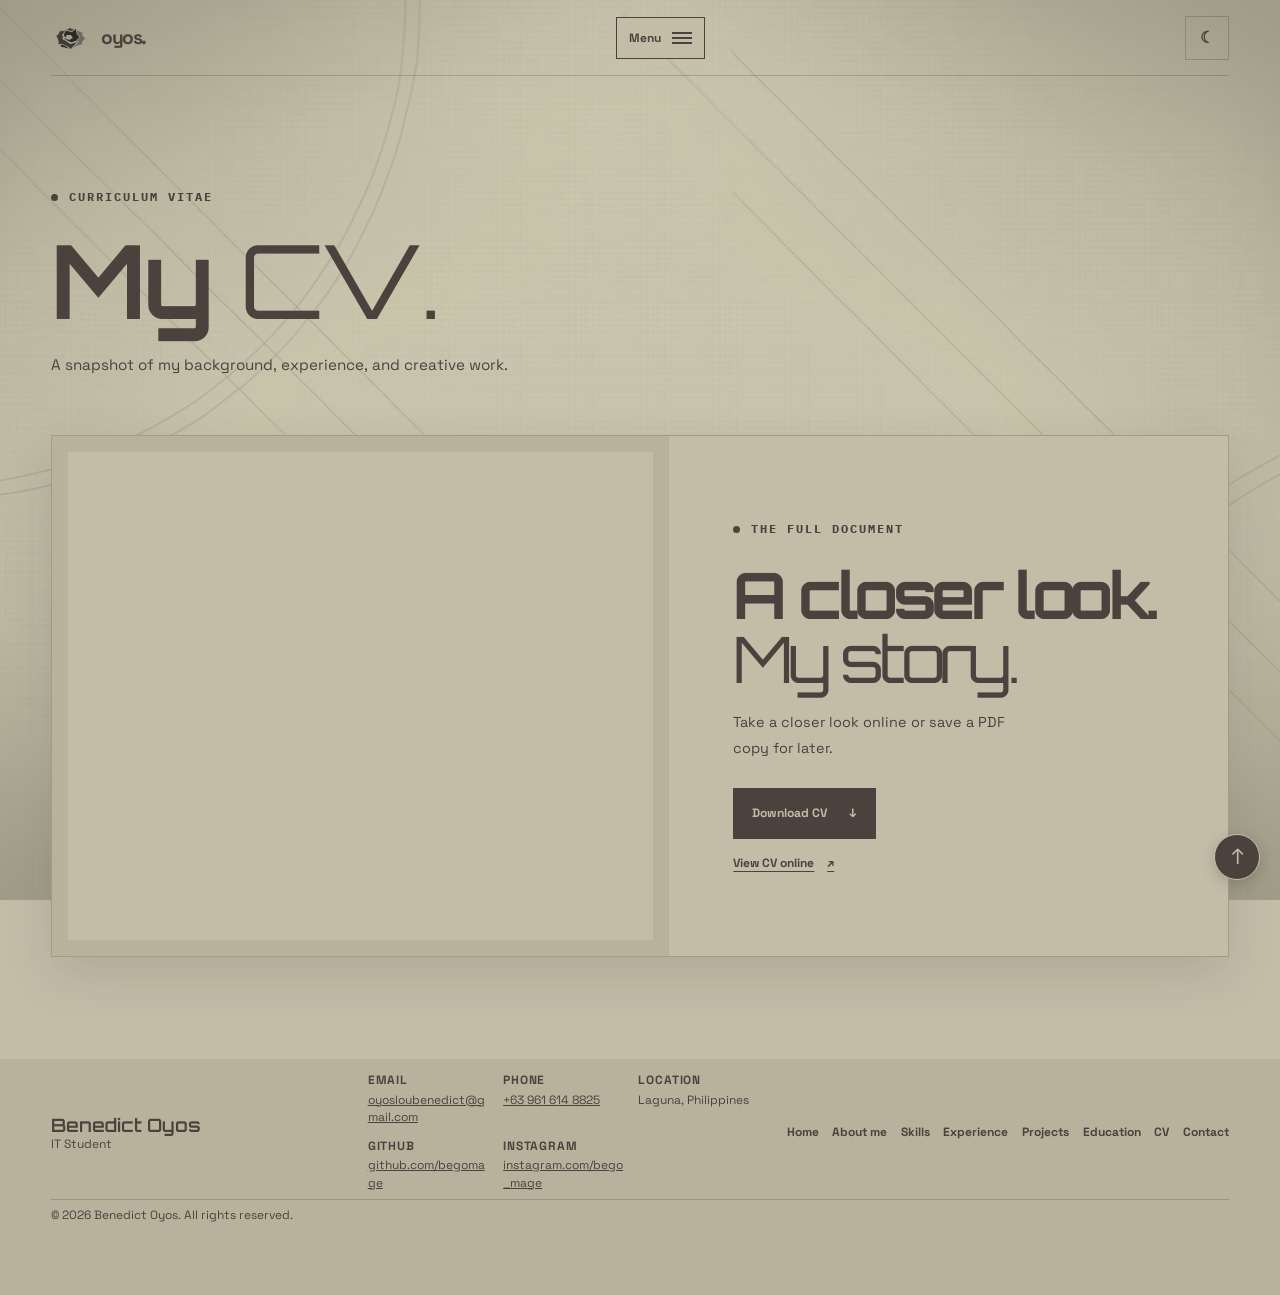
<file: Final Project Oyos/cv.html>
<!doctype html>
<html lang="en">
  <head>
    <meta charset="utf-8">
    <meta name="viewport" content="width=device-width, initial-scale=1">
    <meta name="theme-color" content="#f5f1e8">
    <meta
      name="description"
      content="View or download Oyos's latest CV."
    >
    <title>CV | Oyos — Graphic Design Portfolio</title>
    <link rel="canonical" href="https://oyosportfolio.vercel.app/cv">
    <meta name="keywords" content="Benedict Oyos CV, resume, IT student, graphic designer, Laguna Philippines">
    <meta property="og:type" content="website">
    <meta property="og:site_name" content="Benedict Oyos Portfolio">
    <meta property="og:title" content="CV | Benedict Oyos Portfolio">
    <meta property="og:description" content="View or download the latest CV of Benedict Oyos, an IT student and graphic designer.">
    <meta property="og:url" content="https://oyosportfolio.vercel.app/cv">
    <meta property="og:image" content="https://oyosportfolio.vercel.app/assets/profile-photo.png">
    <meta property="og:image:alt" content="Portrait of Lou Benedict E. Oyos">
    <meta name="twitter:card" content="summary_large_image">
    <meta name="twitter:title" content="CV | Benedict Oyos">
    <meta name="twitter:description" content="View or download the latest CV of Benedict Oyos.">
    <meta name="twitter:image" content="https://oyosportfolio.vercel.app/assets/profile-photo.png">
    <script>
      try {
        const theme = window.localStorage.getItem("oyos-theme");
        if (theme === "light" || theme === "dark") {
          document.documentElement.dataset.theme = theme;
        }
      } catch (error) {
        console.error("Unable to read the saved theme preference.", error);
      }
    </script>
    <link rel="stylesheet" href="styles.css">
    <script src="script.js" defer></script>
  </head>
  <body>
    <a class="skip-link" href="#main">Skip to content</a>

    <header class="site-header">
      <a class="wordmark" href="index.html#home" aria-label="Oyos, home">
        <img class="wordmark-mark" src="assets/midnight-overture/MidnightOverture%20Icon%20Logo.png" alt="" aria-hidden="true">
        <span>oyos<span class="wordmark-period">.</span></span>
      </a>

      <button
        class="menu-toggle"
        type="button"
        aria-expanded="false"
        aria-controls="site-nav"
      >
        <span class="menu-toggle-label">Menu</span>
        <span class="menu-toggle-icon" aria-hidden="true"></span>
      </button>

      <nav class="site-nav" id="site-nav" aria-label="Main navigation">
        <a href="index.html#home">Home</a>
        <a href="about.html">About me</a>
        <a href="skills.html">Skills</a>
        <a href="experience.html">Experience</a>
        <a href="projects.html">Projects</a>
        <a href="education.html">Education</a>
        <a href="cv.html" aria-current="page">CV</a>
        <a href="contact.html">Contact</a>
      </nav>
      <button class="theme-toggle" type="button" aria-label="Switch to dark mode" aria-pressed="false" title="Switch to dark mode">
        <span class="theme-toggle-icon" aria-hidden="true">☾</span>
        <span class="theme-toggle-label">Dark mode</span>
      </button>
    </header>

    <main id="main">
      <section class="skills-intro page-wrap" aria-labelledby="cv-title">
        <p class="eyebrow"><span class="eyebrow-dot"></span> Curriculum vitae</p>
        <h1 id="cv-title">My <em>CV.</em></h1>
        <p class="skills-lede">
          A snapshot of my background, experience, and creative work.
        </p>
      </section>

      <section class="cv-section page-wrap" aria-label="CV preview and download">
        <div class="cv-preview">
          <div class="cv-preview-document">
            <iframe src="assets/cv%20oyos%20last.pdf#view=FitH" title="Curriculum vitae PDF preview" loading="lazy">
              <a href="assets/cv%20oyos%20last.pdf">Open the CV PDF</a>
            </iframe>
          </div>
          <div class="cv-preview-copy">
            <p class="eyebrow"><span class="eyebrow-dot"></span> The full document</p>
            <h2>A closer look.<br><em>My story.</em></h2>
            <p>Take a closer look online or save a PDF copy for later.</p>
            <div class="hero-actions">
              <a class="button button-dark" href="assets/cv%20oyos%20last.pdf" download="Oyos CV.pdf">Download CV <span aria-hidden="true">↓</span></a>
              <a class="text-link" href="assets/cv%20oyos%20last.pdf" target="_blank" rel="noopener">View CV online <span aria-hidden="true">↗</span></a>
            </div>
          </div>
        </div>
      </section>
    </main>

    <a class="back-to-top" href="#" aria-label="Back to top">↑</a>

    <footer class="site-footer">
      <div class="page-wrap footer-inner">
        <div class="footer-identity">
          <p class="footer-name">Benedict Oyos</p>
          <p class="footer-title">IT Student</p>
        </div>
        <div class="footer-contact">
          <p><span>Email</span> <a href="mailto:oyosloubenedict@gmail.com">oyosloubenedict@gmail.com</a></p>
          <p><span>Phone</span> <a href="tel:+639616148825">+63 961 614 8825</a></p>
          <p><span>Location</span> Laguna, Philippines</p>
          <p><span>GitHub</span> <a href="https://github.com/begomage" target="_blank" rel="noopener noreferrer">github.com/begomage</a></p>
          <p><span>Instagram</span> <a href="https://www.instagram.com/bego_mage/" target="_blank" rel="noopener noreferrer">instagram.com/bego_mage</a></p>
        </div>
        <nav class="footer-nav" aria-label="Quick navigation">
          <a href="index.html#home">Home</a>
          <a href="about.html">About me</a>
          <a href="skills.html">Skills</a>
          <a href="experience.html">Experience</a>
          <a href="projects.html">Projects</a>
          <a href="education.html">Education</a>
          <a href="cv.html" aria-current="page">CV</a>
          <a href="contact.html">Contact</a>
        </nav>
        <p class="footer-copyright">© 2026 Benedict Oyos. All rights reserved.</p>
      </div>
    </footer>
  </body>
</html>
</file>
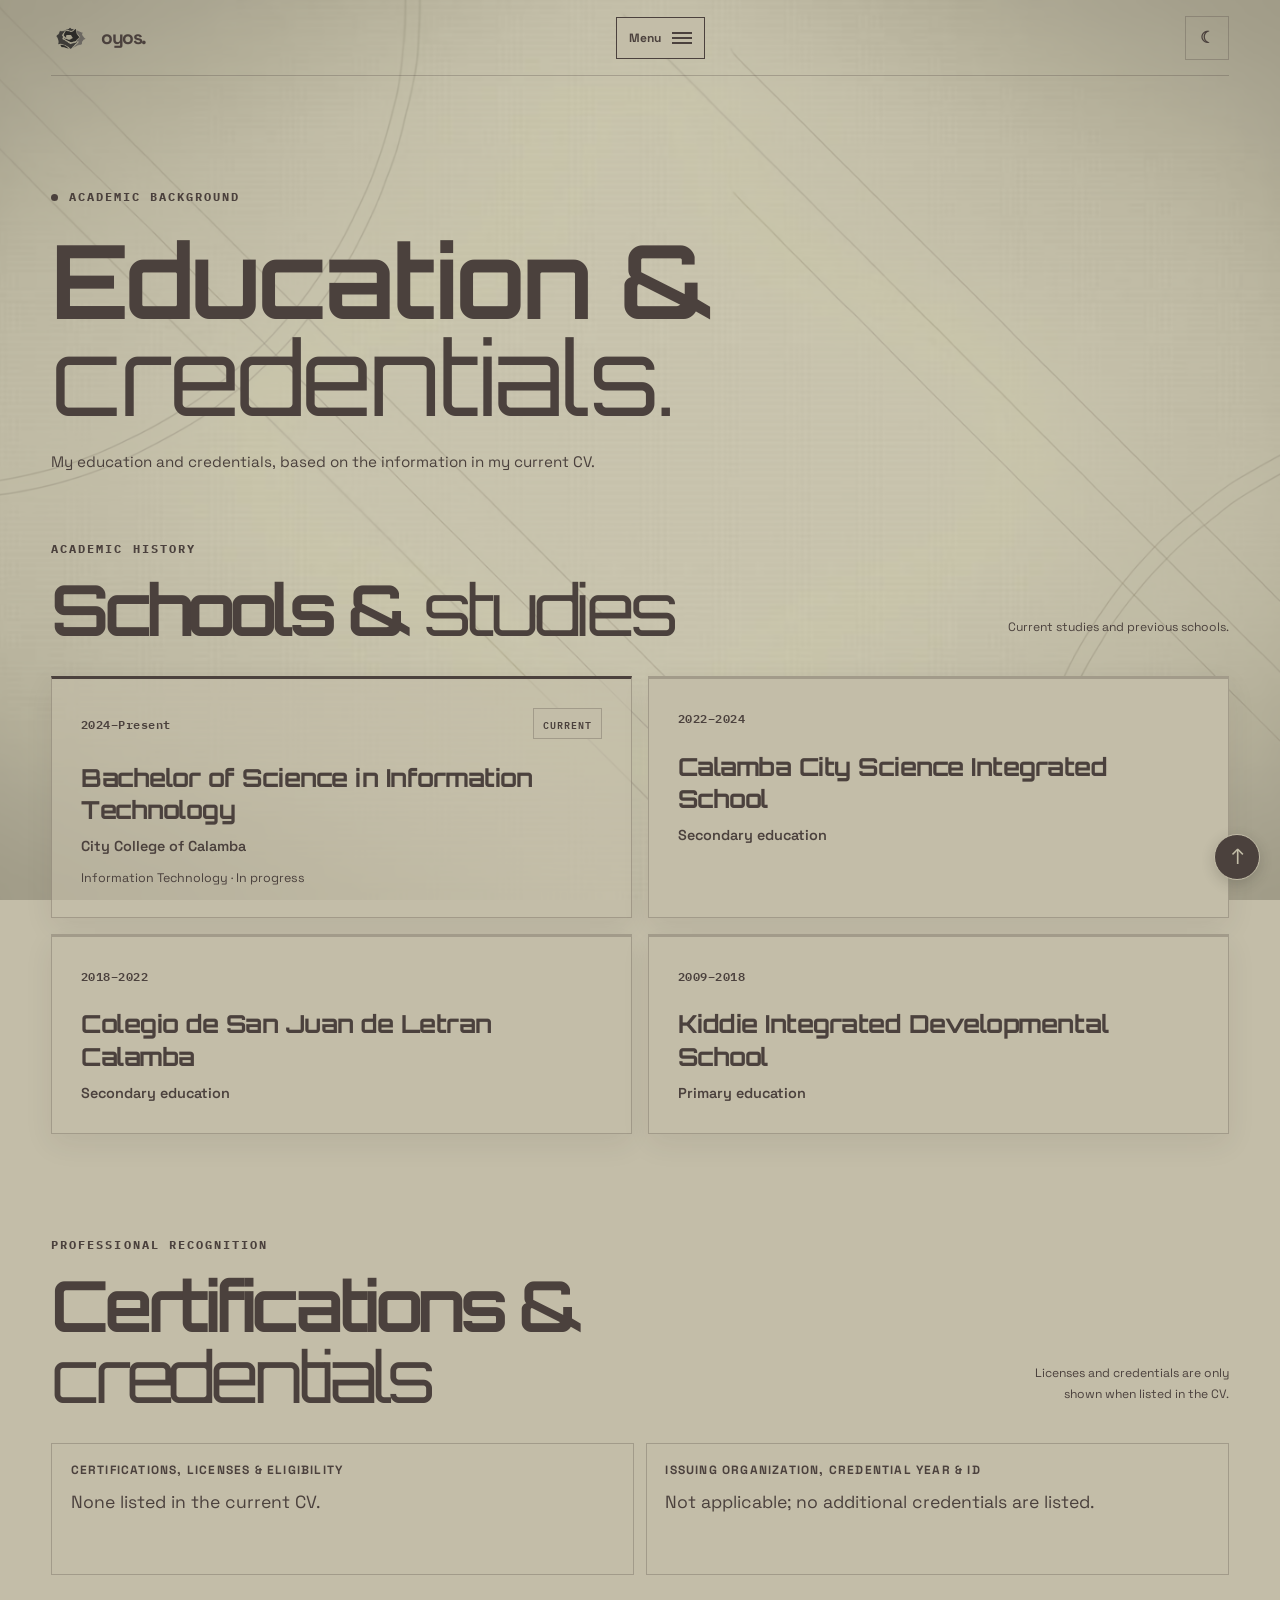
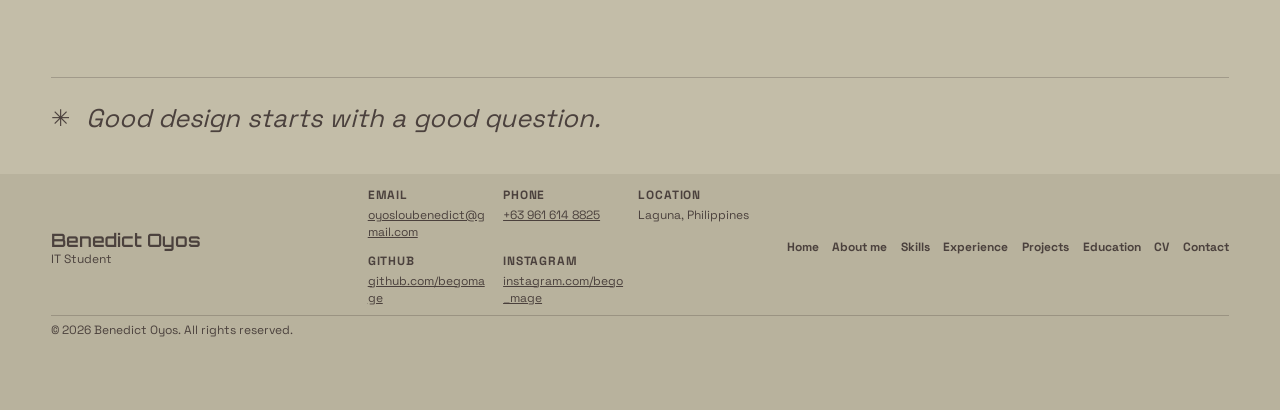
<file: Final Project Oyos/education.html>
<!doctype html>
<html lang="en">
  <head>
    <meta charset="utf-8">
    <meta name="viewport" content="width=device-width, initial-scale=1">
    <meta name="theme-color" content="#f5f1e8">
    <meta
      name="description"
      content="Education and credentials for Oyos, including current studies and previous schools."
    >
    <title>Education &amp; Credentials | Oyos — Graphic Design Portfolio</title>
    <link rel="canonical" href="https://oyosportfolio.vercel.app/education">
    <meta name="keywords" content="Benedict Oyos education, Information Technology student, City College of Calamba, academic background">
    <meta property="og:type" content="website">
    <meta property="og:site_name" content="Benedict Oyos Portfolio">
    <meta property="og:title" content="Education | Benedict Oyos Portfolio">
    <meta property="og:description" content="Academic background and credentials for Benedict Oyos, an Information Technology student at City College of Calamba.">
    <meta property="og:url" content="https://oyosportfolio.vercel.app/education">
    <meta property="og:image" content="https://oyosportfolio.vercel.app/assets/profile-photo.png">
    <meta property="og:image:alt" content="Portrait of Lou Benedict E. Oyos">
    <meta name="twitter:card" content="summary_large_image">
    <meta name="twitter:title" content="Education | Benedict Oyos">
    <meta name="twitter:description" content="Academic background and credentials for Benedict Oyos.">
    <meta name="twitter:image" content="https://oyosportfolio.vercel.app/assets/profile-photo.png">
    <script>
      try {
        const theme = window.localStorage.getItem("oyos-theme");
        if (theme === "light" || theme === "dark") {
          document.documentElement.dataset.theme = theme;
        }
      } catch (error) {
        console.error("Unable to read the saved theme preference.", error);
      }
    </script>
    <link rel="stylesheet" href="styles.css">
    <script src="script.js" defer></script>
  </head>
  <body>
    <a class="skip-link" href="#main">Skip to content</a>

    <header class="site-header">
      <a class="wordmark" href="index.html#home" aria-label="Oyos, home">
        <img class="wordmark-mark" src="assets/midnight-overture/MidnightOverture%20Icon%20Logo.png" alt="" aria-hidden="true">
        <span>oyos<span class="wordmark-period">.</span></span>
      </a>

      <button
        class="menu-toggle"
        type="button"
        aria-expanded="false"
        aria-controls="site-nav"
      >
        <span class="menu-toggle-label">Menu</span>
        <span class="menu-toggle-icon" aria-hidden="true"></span>
      </button>

      <nav class="site-nav" id="site-nav" aria-label="Main navigation">
        <a href="index.html#home">Home</a>
        <a href="about.html">About me</a>
        <a href="skills.html">Skills</a>
        <a href="experience.html">Experience</a>
        <a href="projects.html">Projects</a>
        <a href="education.html" aria-current="page">Education</a>
        <a href="cv.html">CV</a>
        <a href="contact.html">Contact</a>
      </nav>
      <button class="theme-toggle" type="button" aria-label="Switch to dark mode" aria-pressed="false" title="Switch to dark mode">
        <span class="theme-toggle-icon" aria-hidden="true">☾</span>
        <span class="theme-toggle-label">Dark mode</span>
      </button>
    </header>

    <main id="main">
      <section class="skills-intro page-wrap" aria-labelledby="education-title">
        <p class="eyebrow"><span class="eyebrow-dot"></span> Academic background</p>
        <h1 id="education-title">Education &amp;<br><em>credentials.</em></h1>
        <p class="skills-lede">
          My education and credentials, based on the information in my current CV.
        </p>
      </section>

      <section class="about-details page-wrap education-details" aria-labelledby="education-history-title">
        <div class="about-section-heading">
          <div>
            <p class="eyebrow">Academic history</p>
            <h2 id="education-history-title">Schools &amp; <em>studies</em></h2>
          </div>
          <p class="about-aside">Current studies and previous schools.</p>
        </div>

        <ol class="education-timeline" aria-label="Education history">
          <li class="education-entry education-entry-current">
            <article class="education-card">
              <p class="education-date">2024–Present <span>Current</span></p>
              <h3>Bachelor of Science in Information Technology</h3>
              <p class="education-school">City College of Calamba</p>
              <p class="education-detail">Information Technology · In progress</p>
            </article>
          </li>
          <li class="education-entry">
            <article class="education-card">
              <p class="education-date">2022–2024</p>
              <h3>Calamba City Science Integrated School</h3>
              <p class="education-school">Secondary education</p>
            </article>
          </li>
          <li class="education-entry">
            <article class="education-card">
              <p class="education-date">2018–2022</p>
              <h3>Colegio de San Juan de Letran Calamba</h3>
              <p class="education-school">Secondary education</p>
            </article>
          </li>
          <li class="education-entry">
            <article class="education-card">
              <p class="education-date">2009–2018</p>
              <h3>Kiddie Integrated Developmental School</h3>
              <p class="education-school">Primary education</p>
            </article>
          </li>
        </ol>
      </section>

      <section class="about-details page-wrap education-details education-credentials" aria-labelledby="credentials-title">
        <div class="about-section-heading">
          <div>
            <p class="eyebrow">Professional recognition</p>
            <h2 id="credentials-title">Certifications &amp; <em>credentials</em></h2>
          </div>
          <p class="about-aside">Licenses and credentials are only shown when listed in the CV.</p>
        </div>

        <dl class="about-info-grid">
          <div class="about-info-item">
            <dt>Certifications, licenses &amp; eligibility</dt>
            <dd>None listed in the current CV.</dd>
          </div>
          <div class="about-info-item">
            <dt>Issuing organization, credential year &amp; ID</dt>
            <dd>Not applicable; no additional credentials are listed.</dd>
          </div>
        </dl>
      </section>

      <section class="closing-note page-wrap" aria-label="Portfolio note">
        <span class="closing-star" aria-hidden="true">✳</span>
        <p>Good design starts with a good question.</p>
      </section>
    </main>

    <a class="back-to-top" href="#" aria-label="Back to top">↑</a>

    <footer class="site-footer">
      <div class="page-wrap footer-inner">
        <div class="footer-identity">
          <p class="footer-name">Benedict Oyos</p>
          <p class="footer-title">IT Student</p>
        </div>
        <div class="footer-contact">
          <p><span>Email</span> <a href="mailto:oyosloubenedict@gmail.com">oyosloubenedict@gmail.com</a></p>
          <p><span>Phone</span> <a href="tel:+639616148825">+63 961 614 8825</a></p>
          <p><span>Location</span> Laguna, Philippines</p>
          <p><span>GitHub</span> <a href="https://github.com/begomage" target="_blank" rel="noopener noreferrer">github.com/begomage</a></p>
          <p><span>Instagram</span> <a href="https://www.instagram.com/bego_mage/" target="_blank" rel="noopener noreferrer">instagram.com/bego_mage</a></p>
        </div>
        <nav class="footer-nav" aria-label="Quick navigation">
          <a href="index.html#home">Home</a>
          <a href="about.html">About me</a>
          <a href="skills.html">Skills</a>
          <a href="experience.html">Experience</a>
          <a href="projects.html">Projects</a>
          <a href="education.html" aria-current="page">Education</a>
          <a href="cv.html">CV</a>
          <a href="contact.html">Contact</a>
        </nav>
        <p class="footer-copyright">© 2026 Benedict Oyos. All rights reserved.</p>
      </div>
    </footer>
  </body>
</html>
</file>
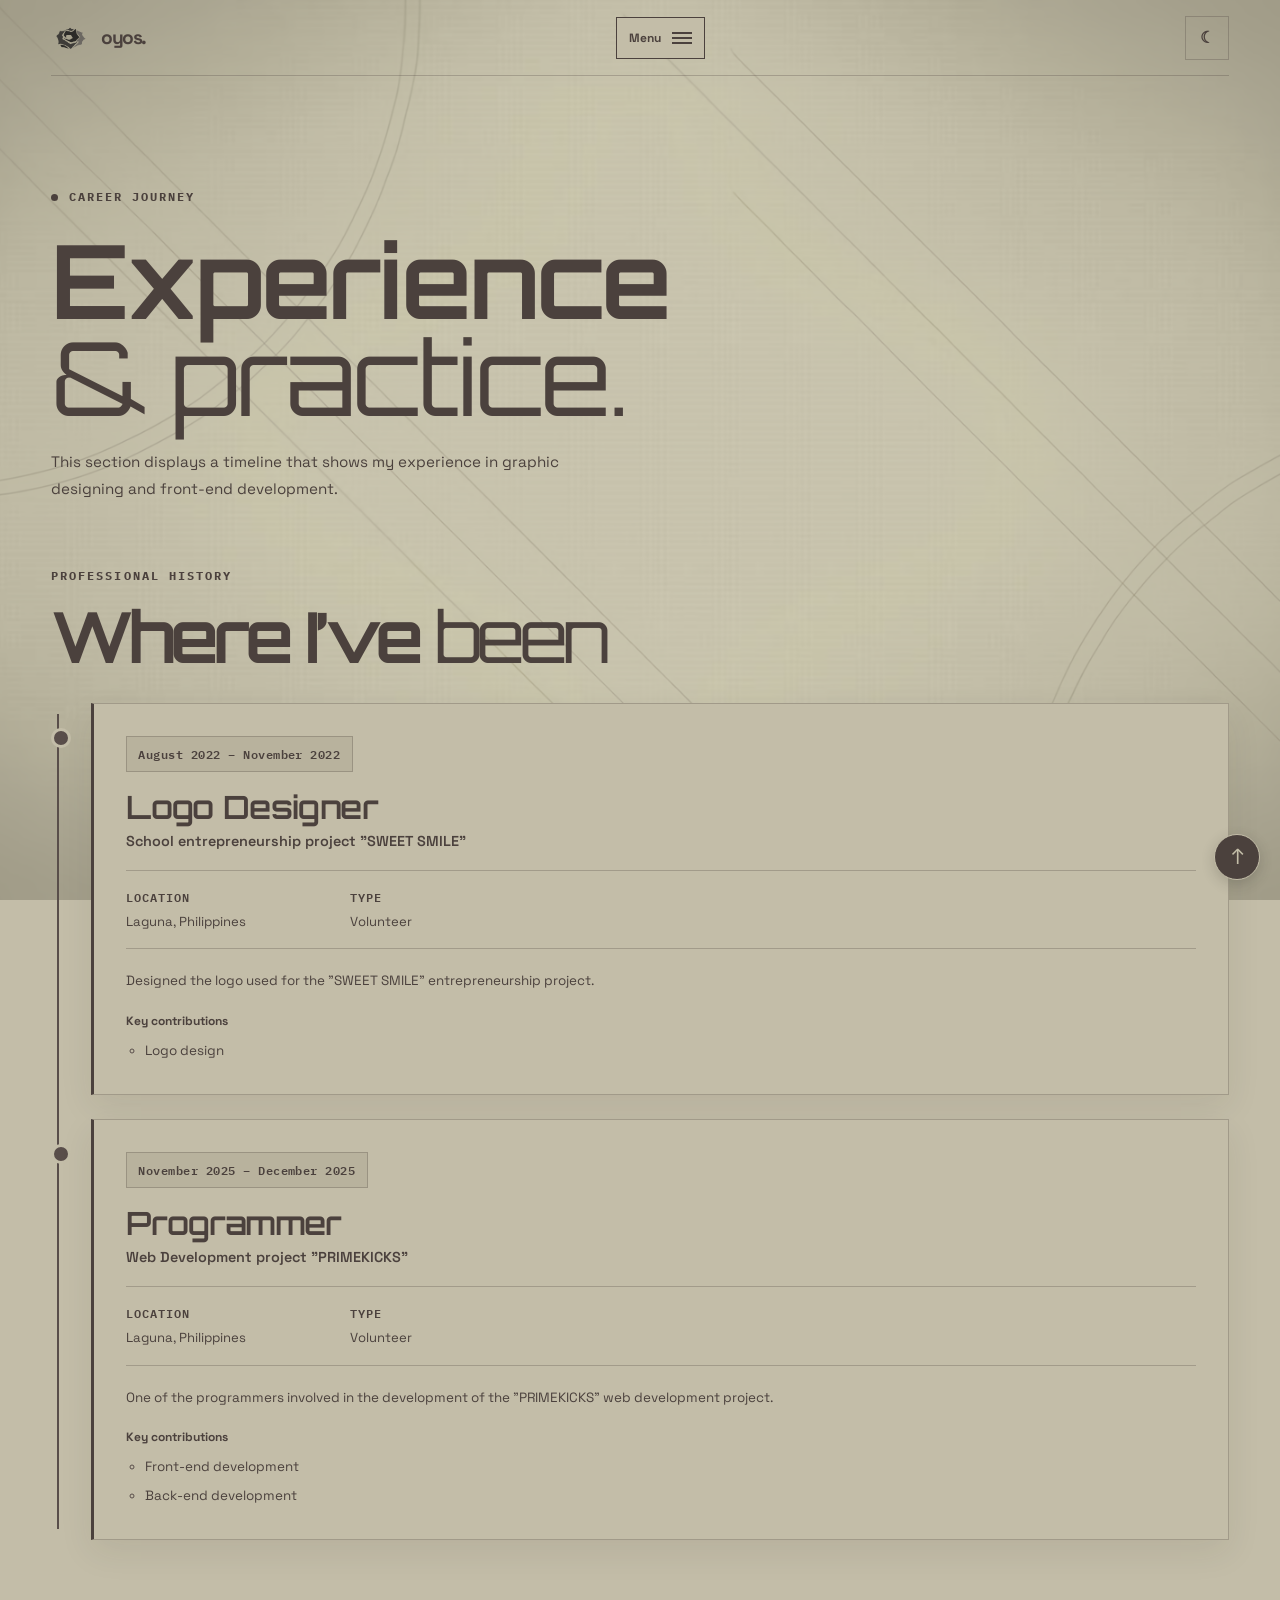
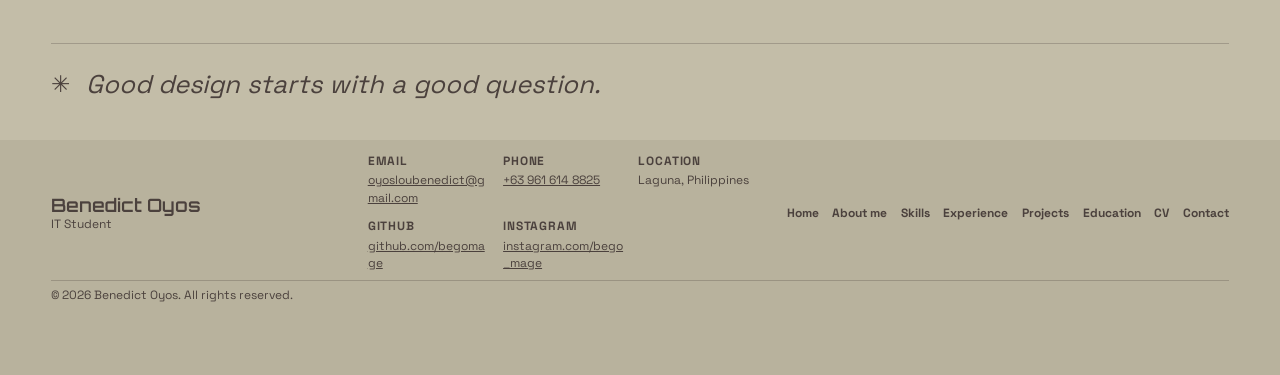
<file: Final Project Oyos/experience.html>
<!doctype html>
<html lang="en">
  <head>
    <meta charset="utf-8">
    <meta name="viewport" content="width=device-width, initial-scale=1">
    <meta name="theme-color" content="#c3bda8">
    <meta
      name="description"
      content="A fill-in template for presenting professional experience on the Oyos portfolio."
    >
    <title>Experience | Oyos — Graphic Design Portfolio</title>
    <link rel="canonical" href="https://oyosportfolio.vercel.app/experience">
    <meta name="keywords" content="Benedict Oyos experience, logo design, graphic design, web development, PRIMEKICKS, SWEET SMILE">
    <meta property="og:type" content="website">
    <meta property="og:site_name" content="Benedict Oyos Portfolio">
    <meta property="og:title" content="Experience | Benedict Oyos Portfolio">
    <meta property="og:description" content="Project experience in logo design and web development by Benedict Oyos.">
    <meta property="og:url" content="https://oyosportfolio.vercel.app/experience">
    <meta property="og:image" content="https://oyosportfolio.vercel.app/assets/profile-photo.png">
    <meta property="og:image:alt" content="Portrait of Lou Benedict E. Oyos">
    <meta name="twitter:card" content="summary_large_image">
    <meta name="twitter:title" content="Experience | Benedict Oyos">
    <meta name="twitter:description" content="Project experience in logo design and web development by Benedict Oyos.">
    <meta name="twitter:image" content="https://oyosportfolio.vercel.app/assets/profile-photo.png">
    <script>
      try {
        const theme = window.localStorage.getItem("oyos-theme");
        if (theme === "light" || theme === "dark") {
          document.documentElement.dataset.theme = theme;
        }
      } catch (error) {
        console.error("Unable to read the saved theme preference.", error);
      }
    </script>
    <link rel="stylesheet" href="styles.css">
    <script src="script.js" defer></script>
  </head>
  <body>
    <a class="skip-link" href="#main">Skip to content</a>

    <header class="site-header">
      <a class="wordmark" href="index.html#home" aria-label="Oyos, home">
        <img class="wordmark-mark" src="assets/midnight-overture/MidnightOverture%20Icon%20Logo.png" alt="" aria-hidden="true">
        <span>oyos<span class="wordmark-period">.</span></span>
      </a>

      <button
        class="menu-toggle"
        type="button"
        aria-expanded="false"
        aria-controls="site-nav"
      >
        <span class="menu-toggle-label">Menu</span>
        <span class="menu-toggle-icon" aria-hidden="true"></span>
      </button>

      <nav class="site-nav" id="site-nav" aria-label="Main navigation">
        <a href="index.html#home">Home</a>
        <a href="about.html">About me</a>
        <a href="skills.html">Skills</a>
        <a href="experience.html" aria-current="page">Experience</a>
        <a href="projects.html">Projects</a>
        <a href="education.html">Education</a>
        <a href="cv.html">CV</a>
        <a href="contact.html">Contact</a>
      </nav>
      <button class="theme-toggle" type="button" aria-label="Switch to dark mode" aria-pressed="false" title="Switch to dark mode">
        <span class="theme-toggle-icon" aria-hidden="true">☾</span>
        <span class="theme-toggle-label">Dark mode</span>
      </button>
    </header>

    <main id="main">
      <section class="skills-intro page-wrap" aria-labelledby="experience-title">
        <p class="eyebrow"><span class="eyebrow-dot"></span> Career journey</p>
        <h1 id="experience-title">Experience<br><em>&amp; practice.</em></h1>
        <p class="skills-lede">
          This section displays a timeline that shows my experience in graphic designing and front-end development.
        </p>
      </section>

      <section class="experience-section page-wrap" aria-labelledby="experience-history-title">
        <div class="about-section-heading">
          <div>
            <p class="eyebrow">Professional history</p>
            <h2 id="experience-history-title">Where I’ve <em>been</em></h2>
          </div>
        </div>

        <ol class="experience-timeline" aria-label="Experience timeline">
          <li class="experience-entry">
            <article class="experience-card">
              <p class="experience-date">August 2022 – November 2022</p>
              <header class="experience-card-heading">
                <div>
                  <h3>Logo Designer</h3>
                  <p class="experience-organization">School entrepreneurship project "SWEET SMILE"</p>
                </div>
              </header>
              <dl class="experience-details">
                <div>
                  <dt>Location</dt>
                  <dd>Laguna, Philippines</dd>
                </div>
                <div>
                  <dt>Type</dt>
                  <dd>Volunteer</dd>
                </div>
              </dl>
              <p class="experience-summary">Designed the logo used for the "SWEET SMILE" entrepreneurship project.</p>
              <h4>Key contributions</h4>
              <ul class="experience-highlights">
                <li>Logo design</li>
              </ul>
            </article>
          </li>

          <li class="experience-entry">
            <article class="experience-card">
              <p class="experience-date">November 2025 – December 2025</p>
              <header class="experience-card-heading">
                <div>
                  <h3>Programmer</h3>
                  <p class="experience-organization">Web Development project "PRIMEKICKS"</p>
                </div>
              </header>
              <dl class="experience-details">
                <div>
                  <dt>Location</dt>
                  <dd>Laguna, Philippines</dd>
                </div>
                <div>
                  <dt>Type</dt>
                  <dd>Volunteer</dd>
                </div>
              </dl>
              <p class="experience-summary">One of the programmers involved in the development of the "PRIMEKICKS" web development project.</p>
              <h4>Key contributions</h4>
              <ul class="experience-highlights">
                <li>Front-end development</li>
                <li>Back-end development</li>
              </ul>
            </article>
          </li>
        </ol>
      </section>

      <section class="closing-note page-wrap" aria-label="Portfolio note">
        <span class="closing-star" aria-hidden="true">✳</span>
        <p>Good design starts with a good question.</p>
      </section>
    </main>

    <a class="back-to-top" href="#" aria-label="Back to top">↑</a>

    <footer class="site-footer">
      <div class="page-wrap footer-inner">
        <div class="footer-identity">
          <p class="footer-name">Benedict Oyos</p>
          <p class="footer-title">IT Student</p>
        </div>
        <div class="footer-contact">
          <p><span>Email</span> <a href="mailto:oyosloubenedict@gmail.com">oyosloubenedict@gmail.com</a></p>
          <p><span>Phone</span> <a href="tel:+639616148825">+63 961 614 8825</a></p>
          <p><span>Location</span> Laguna, Philippines</p>
          <p><span>GitHub</span> <a href="https://github.com/begomage" target="_blank" rel="noopener noreferrer">github.com/begomage</a></p>
          <p><span>Instagram</span> <a href="https://www.instagram.com/bego_mage/" target="_blank" rel="noopener noreferrer">instagram.com/bego_mage</a></p>
        </div>
        <nav class="footer-nav" aria-label="Quick navigation">
          <a href="index.html#home">Home</a>
          <a href="about.html">About me</a>
          <a href="skills.html">Skills</a>
          <a href="experience.html" aria-current="page">Experience</a>
          <a href="projects.html">Projects</a>
          <a href="education.html">Education</a>
          <a href="cv.html">CV</a>
          <a href="contact.html">Contact</a>
        </nav>
        <p class="footer-copyright">© 2026 Benedict Oyos. All rights reserved.</p>
      </div>
    </footer>
  </body>
</html>
</file>
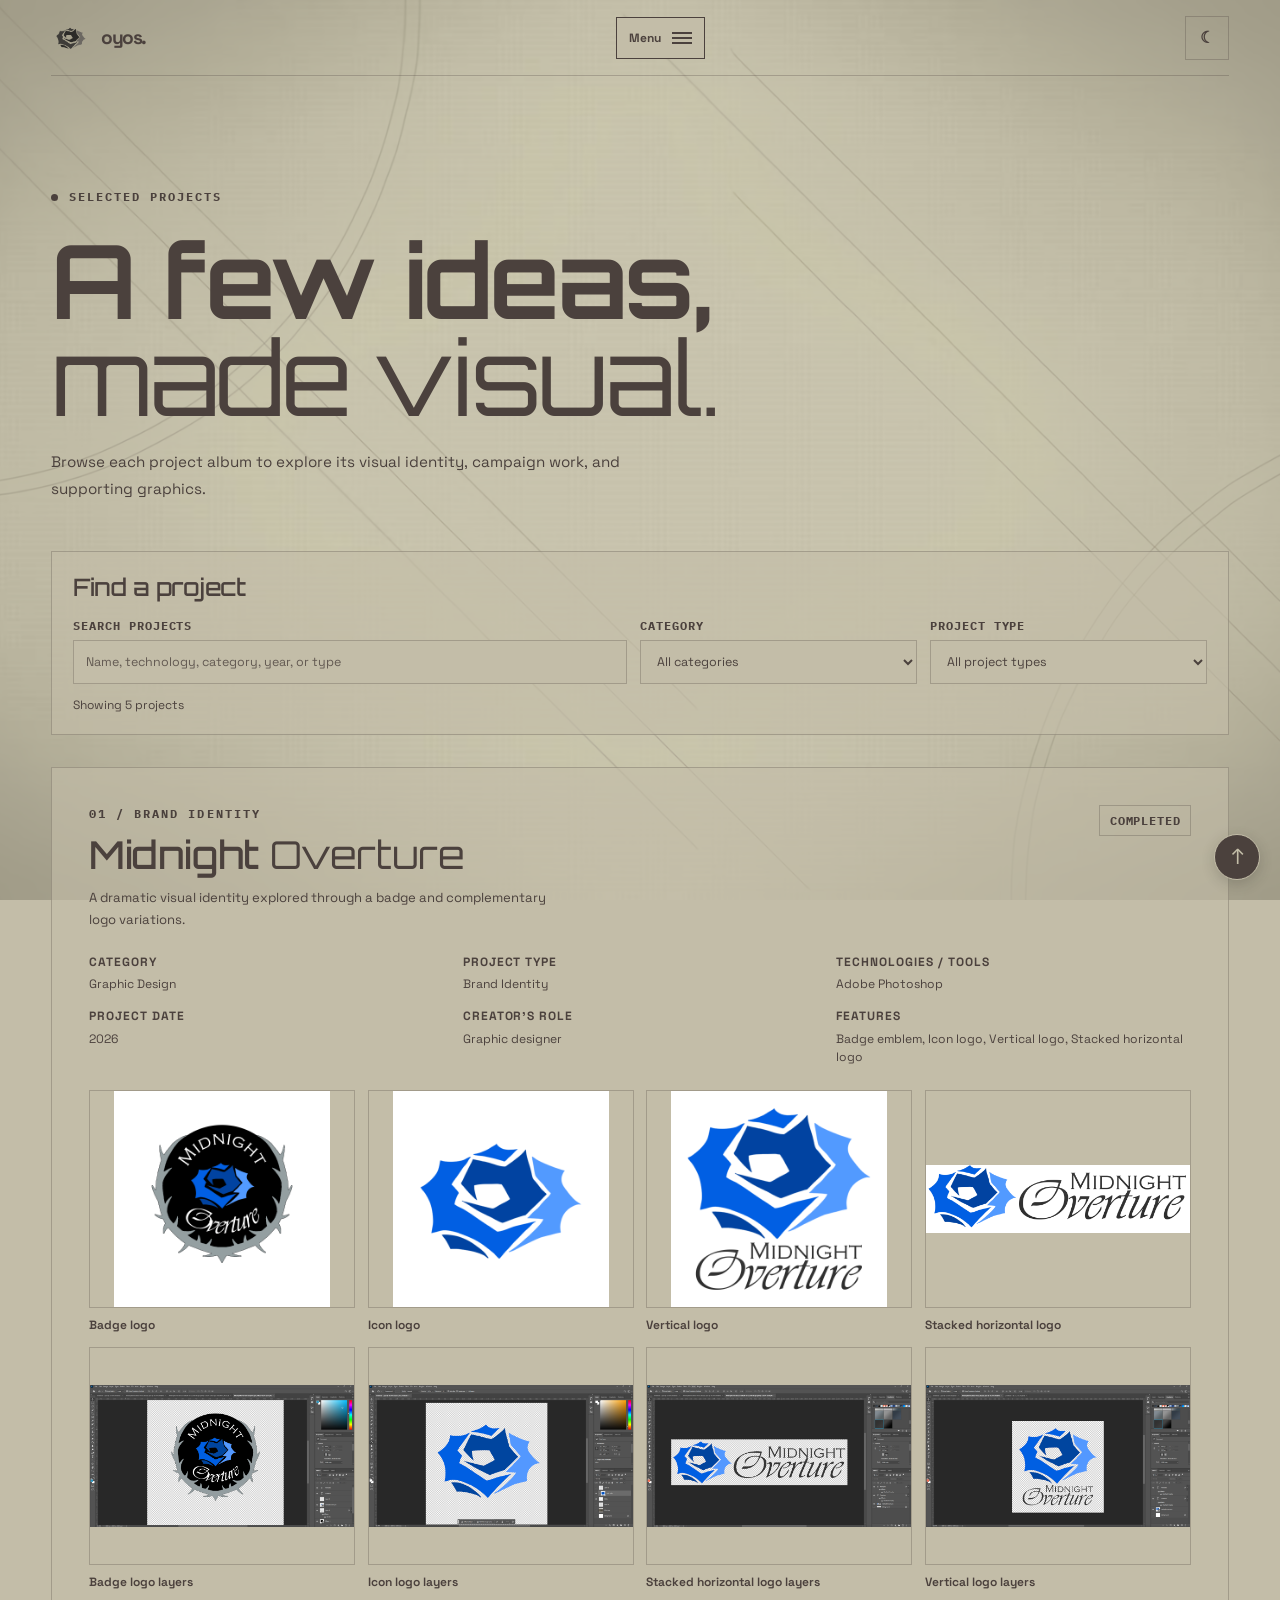
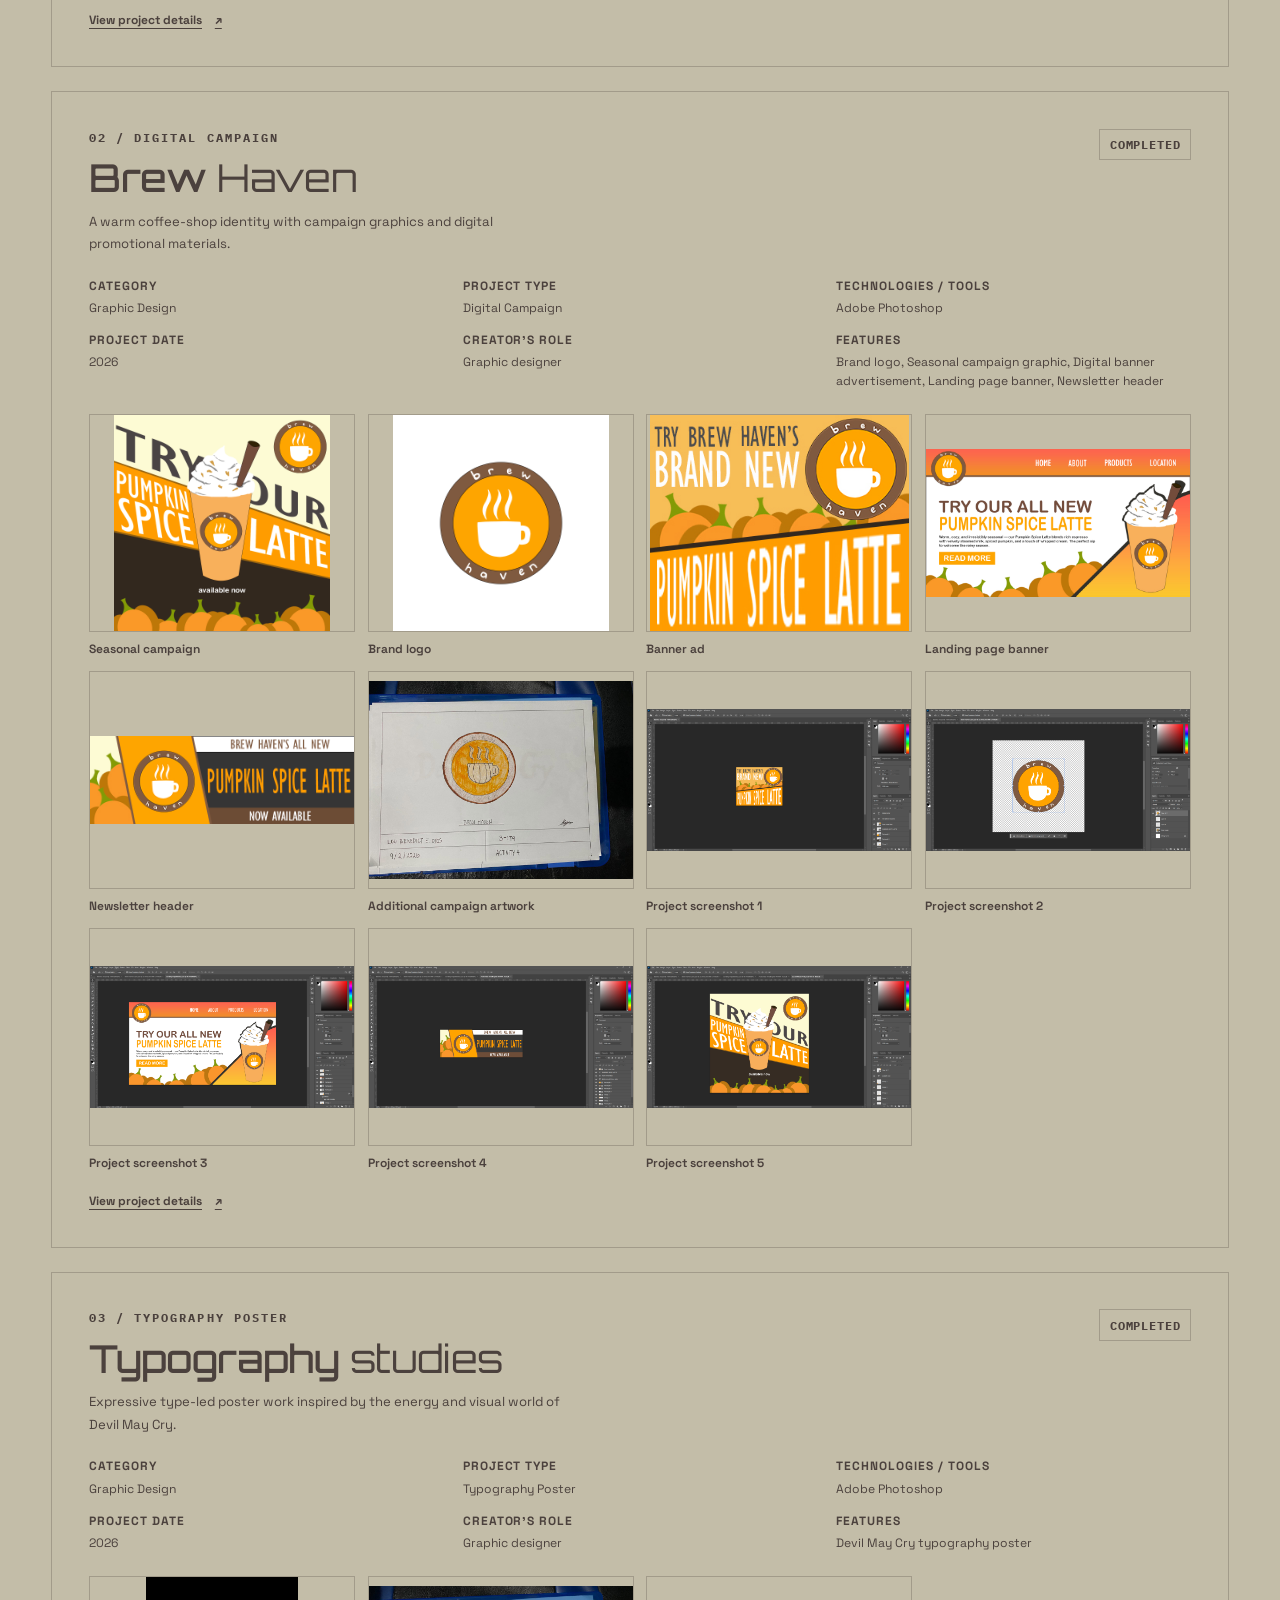
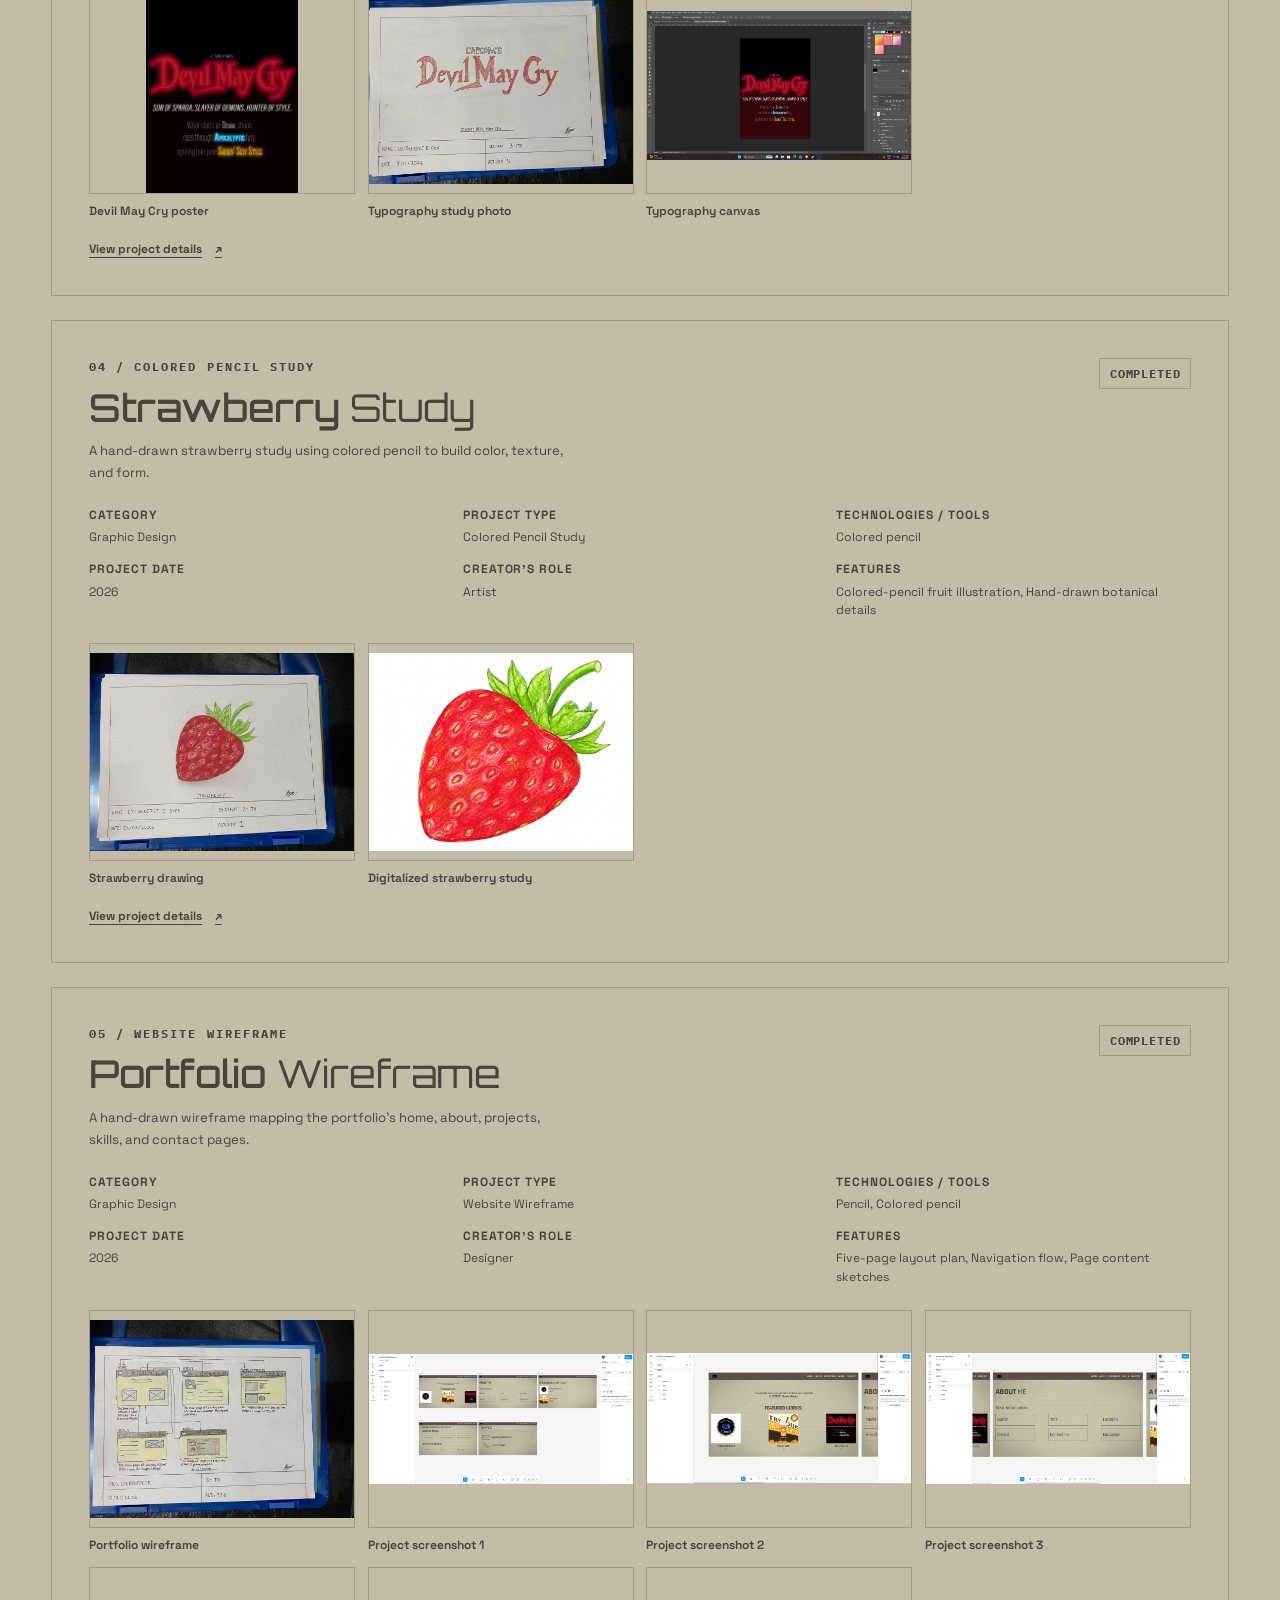
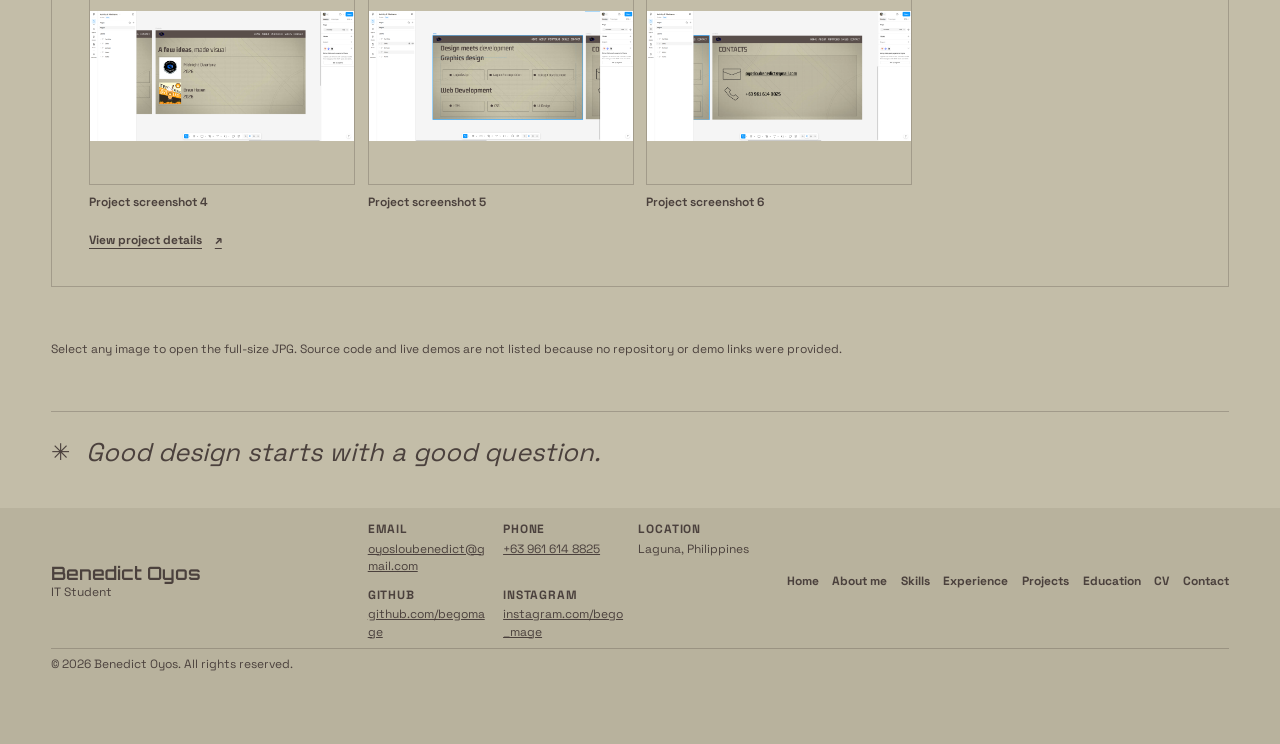
<file: Final Project Oyos/projects.html>
<!doctype html>
<html lang="en">
  <head>
    <meta charset="utf-8">
    <meta name="viewport" content="width=device-width, initial-scale=1">
    <meta name="theme-color" content="#f5f1e8">
    <meta
      name="description"
      content="Selected graphic design and digital projects by Oyos."
    >
    <title>Projects | Oyos — Graphic Design Portfolio</title>
    <link rel="canonical" href="https://oyosportfolio.vercel.app/projects">
    <meta name="keywords" content="Benedict Oyos projects, graphic design portfolio, branding, campaign design, typography poster, wireframe, illustration">
    <meta property="og:type" content="website">
    <meta property="og:site_name" content="Benedict Oyos Portfolio">
    <meta property="og:title" content="Projects | Benedict Oyos Portfolio">
    <meta property="og:description" content="Browse graphic design, branding, campaign, typography, illustration, and wireframe projects by Benedict Oyos.">
    <meta property="og:url" content="https://oyosportfolio.vercel.app/projects">
    <meta property="og:image" content="https://oyosportfolio.vercel.app/assets/profile-photo.png">
    <meta property="og:image:alt" content="Portrait of Lou Benedict E. Oyos">
    <meta name="twitter:card" content="summary_large_image">
    <meta name="twitter:title" content="Projects | Benedict Oyos">
    <meta name="twitter:description" content="Browse graphic design and digital projects by Benedict Oyos.">
    <meta name="twitter:image" content="https://oyosportfolio.vercel.app/assets/profile-photo.png">
    <script>
      try {
        const theme = window.localStorage.getItem("oyos-theme");
        if (theme === "light" || theme === "dark") {
          document.documentElement.dataset.theme = theme;
        }
      } catch (error) {
        console.error("Unable to read the saved theme preference.", error);
      }
    </script>
    <link rel="stylesheet" href="styles.css">
    <script src="script.js" defer></script>
    <script src="projects-data.js" defer></script>
    <script src="projects-render.js" defer></script>
    <script src="projects-search.js" defer></script>
  </head>
  <body>
    <a class="skip-link" href="#main">Skip to content</a>

    <header class="site-header">
      <a class="wordmark" href="index.html#home" aria-label="Oyos, home">
        <img class="wordmark-mark" src="assets/midnight-overture/MidnightOverture%20Icon%20Logo.png" alt="" aria-hidden="true">
        <span>oyos<span class="wordmark-period">.</span></span>
      </a>
      <button class="menu-toggle" type="button" aria-expanded="false" aria-controls="site-nav">
        <span class="menu-toggle-label">Menu</span>
        <span class="menu-toggle-icon" aria-hidden="true"></span>
      </button>
      <nav class="site-nav" id="site-nav" aria-label="Main navigation">
        <a href="index.html#home">Home</a>
        <a href="about.html">About me</a>
        <a href="skills.html">Skills</a>
        <a href="experience.html">Experience</a>
        <a href="projects.html" aria-current="page">Projects</a>
        <a href="education.html">Education</a>
        <a href="cv.html">CV</a>
        <a href="contact.html">Contact</a>
      </nav>
      <button class="theme-toggle" type="button" aria-label="Switch to dark mode" aria-pressed="false" title="Switch to dark mode">
        <span class="theme-toggle-icon" aria-hidden="true">☾</span>
        <span class="theme-toggle-label">Dark mode</span>
      </button>
    </header>

    <main id="main">
      <section class="projects-intro page-wrap" aria-labelledby="projects-title">
        <p class="eyebrow"><span class="eyebrow-dot"></span> Selected projects</p>
        <h1 id="projects-title">A few ideas,<br><em>made visual.</em></h1>
        <p class="projects-lede">
          Browse each project album to explore its visual identity, campaign
          work, and supporting graphics.
        </p>
      </section>

      <section class="project-search page-wrap" aria-labelledby="project-search-title">
        <h2 id="project-search-title">Find a project</h2>
        <div class="project-search-controls">
          <div class="project-search-field">
            <label for="project-query">Search projects</label>
            <input
              id="project-query"
              name="query"
              type="search"
              placeholder="Name, technology, category, year, or type"
              autocomplete="off"
            >
          </div>
          <div class="project-search-field">
            <label for="project-category">Category</label>
            <select id="project-category" name="category">
              <option value="">All categories</option>
              <option value="web development">Web Development</option>
              <option value="mobile application">Mobile Application</option>
              <option value="information system">Information System</option>
              <option value="networking">Networking</option>
              <option value="research">Research</option>
              <option value="database">Database</option>
              <option value="graphic design">Graphic Design</option>
              <option value="automation">Automation</option>
            </select>
          </div>
          <div class="project-search-field">
            <label for="project-type">Project type</label>
            <select id="project-type" name="type">
              <option value="">All project types</option>
              <option value="brand identity">Brand Identity</option>
              <option value="digital campaign">Digital Campaign</option>
              <option value="typography poster">Typography Poster</option>
            </select>
          </div>
        </div>
        <p class="project-search-count" id="project-search-count" aria-live="polite">Loading projects…</p>
      </section>

      <section class="projects-list page-wrap" aria-label="Project albums"></section>
      <p class="project-search-empty page-wrap" id="project-search-empty" hidden>No projects match those search criteria. Try another search or filter.</p>

      <p class="projects-note page-wrap">
        Select any image to open the full-size JPG. Source code and live demos
        are not listed because no repository or demo links were provided.
      </p>
      <section class="closing-note page-wrap" aria-label="Portfolio note">
        <span class="closing-star" aria-hidden="true">✳</span>
        <p>Good design starts with a good question.</p>
      </section>
    </main>

    <a class="back-to-top" href="#" aria-label="Back to top">↑</a>

    <footer class="site-footer">
      <div class="page-wrap footer-inner">
        <div class="footer-identity">
          <p class="footer-name">Benedict Oyos</p>
          <p class="footer-title">IT Student</p>
        </div>
        <div class="footer-contact">
          <p><span>Email</span> <a href="mailto:oyosloubenedict@gmail.com">oyosloubenedict@gmail.com</a></p>
          <p><span>Phone</span> <a href="tel:+639616148825">+63 961 614 8825</a></p>
          <p><span>Location</span> Laguna, Philippines</p>
          <p><span>GitHub</span> <a href="https://github.com/begomage" target="_blank" rel="noopener noreferrer">github.com/begomage</a></p>
          <p><span>Instagram</span> <a href="https://www.instagram.com/bego_mage/" target="_blank" rel="noopener noreferrer">instagram.com/bego_mage</a></p>
        </div>
        <nav class="footer-nav" aria-label="Quick navigation">
          <a href="index.html#home">Home</a>
          <a href="about.html">About me</a>
          <a href="skills.html">Skills</a>
          <a href="experience.html">Experience</a>
          <a href="projects.html" aria-current="page">Projects</a>
          <a href="education.html">Education</a>
          <a href="cv.html">CV</a>
          <a href="contact.html">Contact</a>
        </nav>
        <p class="footer-copyright">© 2026 Benedict Oyos. All rights reserved.</p>
      </div>
    </footer>
  </body>
</html>
</file>
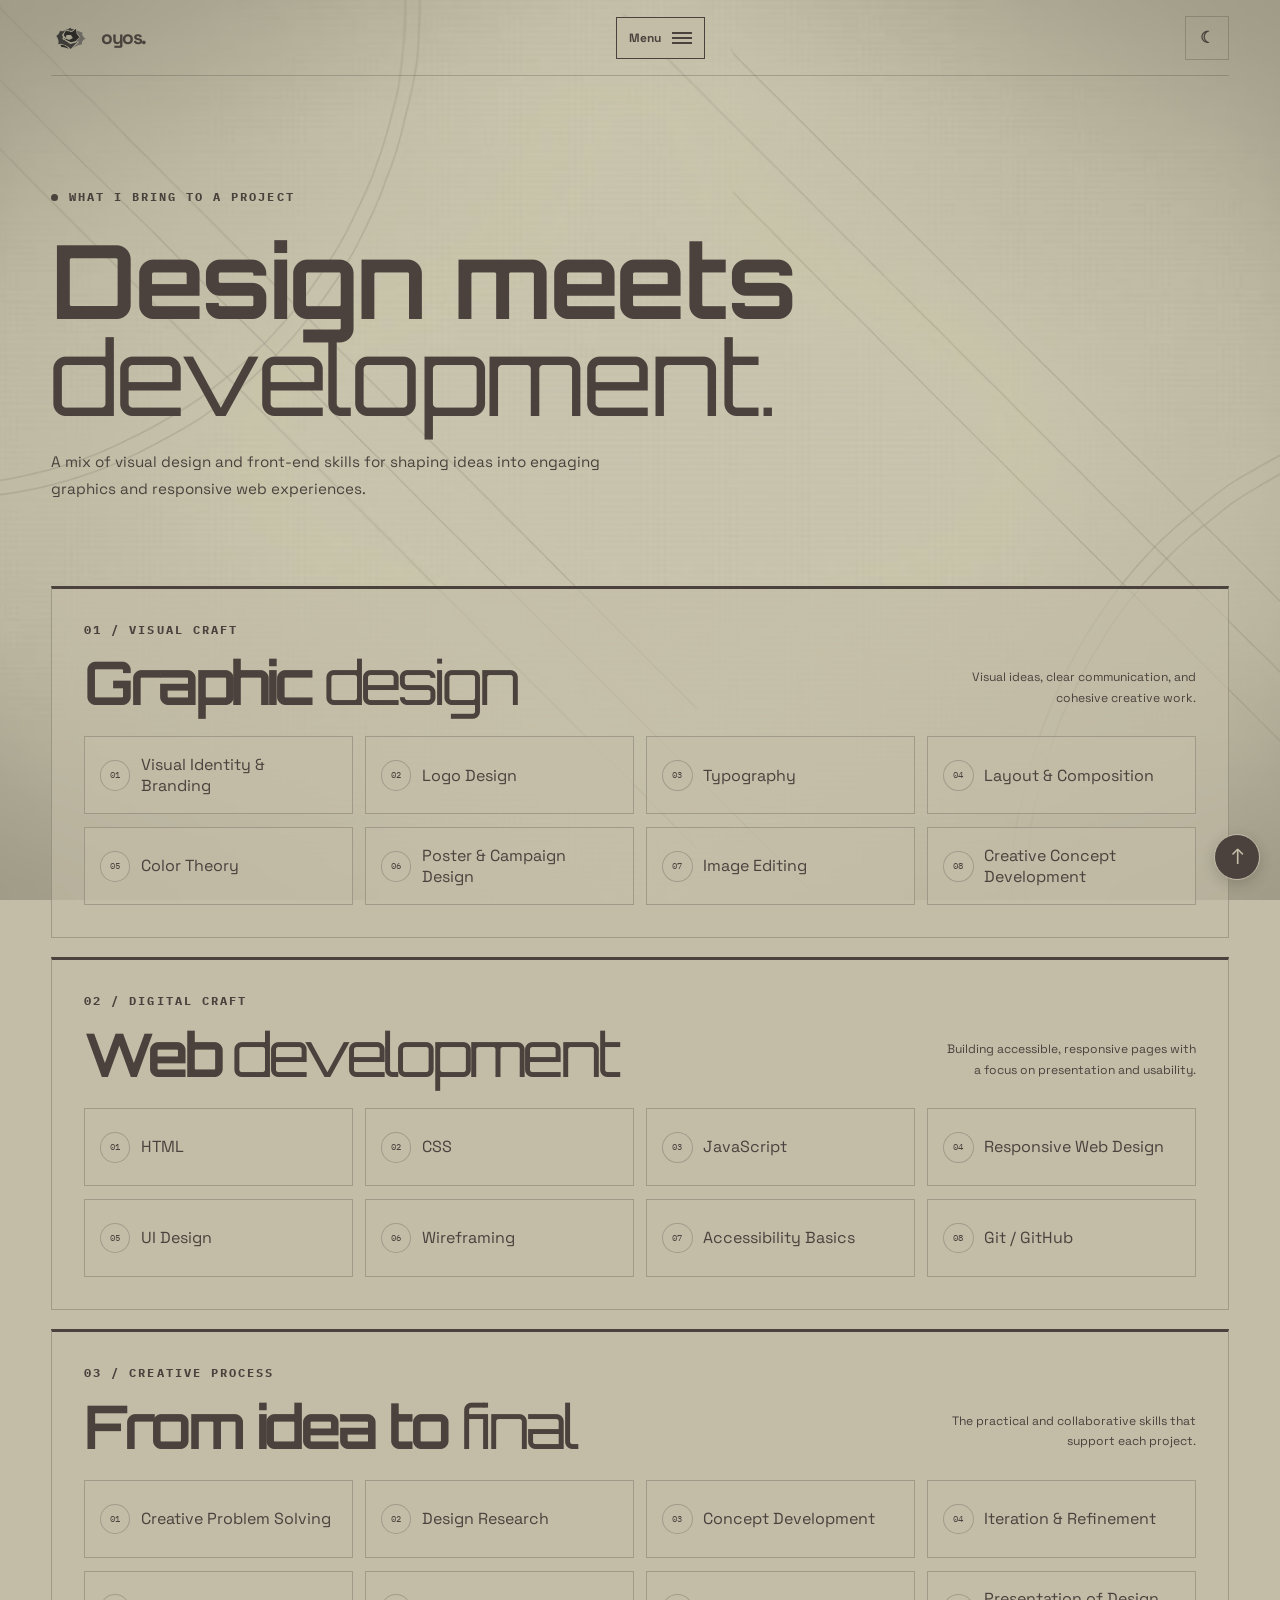
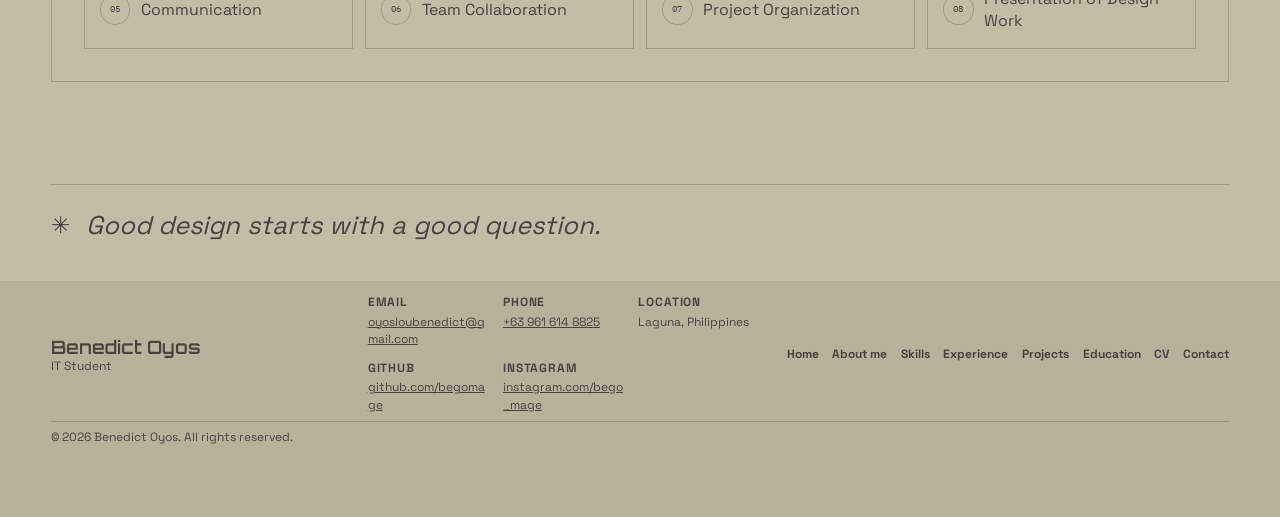
<file: Final Project Oyos/skills.html>
<!doctype html>
<html lang="en">
  <head>
    <meta charset="utf-8">
    <meta name="viewport" content="width=device-width, initial-scale=1">
    <meta name="theme-color" content="#f5f1e8">
    <meta
      name="description"
      content="Graphic design and web development skills, including visual identity, typography, HTML, CSS, and JavaScript."
    >
    <title>Skills | Oyos — Graphic Design Portfolio</title>
    <link rel="canonical" href="https://oyosportfolio.vercel.app/skills">
    <meta name="keywords" content="graphic design skills, typography, visual identity, HTML, CSS, JavaScript, responsive web design, Benedict Oyos">
    <meta property="og:type" content="website">
    <meta property="og:site_name" content="Benedict Oyos Portfolio">
    <meta property="og:title" content="Skills | Benedict Oyos Portfolio">
    <meta property="og:description" content="Explore Benedict Oyos's skills in graphic design, web development, visual communication, and creative collaboration.">
    <meta property="og:url" content="https://oyosportfolio.vercel.app/skills">
    <meta property="og:image" content="https://oyosportfolio.vercel.app/assets/profile-photo.png">
    <meta property="og:image:alt" content="Portrait of Lou Benedict E. Oyos">
    <meta name="twitter:card" content="summary_large_image">
    <meta name="twitter:title" content="Skills | Benedict Oyos">
    <meta name="twitter:description" content="Graphic design, web development, and creative process skills from Benedict Oyos.">
    <meta name="twitter:image" content="https://oyosportfolio.vercel.app/assets/profile-photo.png">
    <script>
      try {
        const theme = window.localStorage.getItem("oyos-theme");
        if (theme === "light" || theme === "dark") {
          document.documentElement.dataset.theme = theme;
        }
      } catch (error) {
        console.error("Unable to read the saved theme preference.", error);
      }
    </script>
    <link rel="stylesheet" href="styles.css">
    <script src="script.js" defer></script>
  </head>
  <body>
    <a class="skip-link" href="#main">Skip to content</a>

    <header class="site-header">
      <a class="wordmark" href="index.html#home" aria-label="Oyos, home">
        <img class="wordmark-mark" src="assets/midnight-overture/MidnightOverture%20Icon%20Logo.png" alt="" aria-hidden="true">
        <span>oyos<span class="wordmark-period">.</span></span>
      </a>

      <button
        class="menu-toggle"
        type="button"
        aria-expanded="false"
        aria-controls="site-nav"
      >
        <span class="menu-toggle-label">Menu</span>
        <span class="menu-toggle-icon" aria-hidden="true"></span>
      </button>

      <nav class="site-nav" id="site-nav" aria-label="Main navigation">
        <a href="index.html#home">Home</a>
        <a href="about.html">About me</a>
        <a href="skills.html" aria-current="page">Skills</a>
        <a href="experience.html">Experience</a>
        <a href="projects.html">Projects</a>
        <a href="education.html">Education</a>
        <a href="cv.html">CV</a>
        <a href="contact.html">Contact</a>
      </nav>
      <button class="theme-toggle" type="button" aria-label="Switch to dark mode" aria-pressed="false" title="Switch to dark mode">
        <span class="theme-toggle-icon" aria-hidden="true">☾</span>
        <span class="theme-toggle-label">Dark mode</span>
      </button>
    </header>

    <main id="main">
      <section class="skills-intro page-wrap" aria-labelledby="skills-title">
        <p class="eyebrow"><span class="eyebrow-dot"></span> What I bring to a project</p>
        <h1 id="skills-title">Design meets<br><em>development.</em></h1>
        <p class="skills-lede">
          A mix of visual design and front-end skills for shaping ideas into
          engaging graphics and responsive web experiences.
        </p>
      </section>

      <section class="skills-section page-wrap" aria-label="Skill categories">
        <section class="skill-category" aria-labelledby="graphic-design-title">
          <div class="skill-category-heading">
            <div>
              <p class="eyebrow">01 / Visual craft</p>
              <h2 id="graphic-design-title">Graphic <em>design</em></h2>
            </div>
            <p class="skill-category-note">Visual ideas, clear communication, and cohesive creative work.</p>
          </div>
          <ul class="skill-grid">
            <li class="skill-card">Visual Identity &amp; Branding</li>
            <li class="skill-card">Logo Design</li>
            <li class="skill-card">Typography</li>
            <li class="skill-card">Layout &amp; Composition</li>
            <li class="skill-card">Color Theory</li>
            <li class="skill-card">Poster &amp; Campaign Design</li>
            <li class="skill-card">Image Editing</li>
            <li class="skill-card">Creative Concept Development</li>
          </ul>
        </section>

        <section class="skill-category" aria-labelledby="web-development-title">
          <div class="skill-category-heading">
            <div>
              <p class="eyebrow">02 / Digital craft</p>
              <h2 id="web-development-title">Web <em>development</em></h2>
            </div>
            <p class="skill-category-note">Building accessible, responsive pages with a focus on presentation and usability.</p>
          </div>
          <ul class="skill-grid">
            <li class="skill-card">HTML</li>
            <li class="skill-card">CSS</li>
            <li class="skill-card">JavaScript</li>
            <li class="skill-card">Responsive Web Design</li>
            <li class="skill-card">UI Design</li>
            <li class="skill-card">Wireframing</li>
            <li class="skill-card">Accessibility Basics</li>
            <li class="skill-card">Git / GitHub</li>
          </ul>
        </section>

        <section class="skill-category skill-category-professional" aria-labelledby="creative-process-title">
          <div class="skill-category-heading">
            <div>
              <p class="eyebrow">03 / Creative process</p>
              <h2 id="creative-process-title">From idea to <em>final</em></h2>
            </div>
            <p class="skill-category-note">The practical and collaborative skills that support each project.</p>
          </div>
          <ul class="skill-grid">
            <li class="skill-card">Creative Problem Solving</li>
            <li class="skill-card">Design Research</li>
            <li class="skill-card">Concept Development</li>
            <li class="skill-card">Iteration &amp; Refinement</li>
            <li class="skill-card">Communication</li>
            <li class="skill-card">Team Collaboration</li>
            <li class="skill-card">Project Organization</li>
            <li class="skill-card">Presentation of Design Work</li>
          </ul>
        </section>
      </section>

      <section class="closing-note page-wrap" aria-label="Portfolio note">
        <span class="closing-star" aria-hidden="true">✳</span>
        <p>Good design starts with a good question.</p>
      </section>
    </main>

    <a class="back-to-top" href="#" aria-label="Back to top">↑</a>

    <footer class="site-footer">
      <div class="page-wrap footer-inner">
        <div class="footer-identity">
          <p class="footer-name">Benedict Oyos</p>
          <p class="footer-title">IT Student</p>
        </div>
        <div class="footer-contact">
          <p><span>Email</span> <a href="mailto:oyosloubenedict@gmail.com">oyosloubenedict@gmail.com</a></p>
          <p><span>Phone</span> <a href="tel:+639616148825">+63 961 614 8825</a></p>
          <p><span>Location</span> Laguna, Philippines</p>
          <p><span>GitHub</span> <a href="https://github.com/begomage" target="_blank" rel="noopener noreferrer">github.com/begomage</a></p>
          <p><span>Instagram</span> <a href="https://www.instagram.com/bego_mage/" target="_blank" rel="noopener noreferrer">instagram.com/bego_mage</a></p>
        </div>
        <nav class="footer-nav" aria-label="Quick navigation">
          <a href="index.html#home">Home</a>
          <a href="about.html">About me</a>
          <a href="skills.html">Skills</a>
          <a href="experience.html">Experience</a>
          <a href="projects.html">Projects</a>
          <a href="education.html">Education</a>
          <a href="cv.html">CV</a>
          <a href="contact.html">Contact</a>
        </nav>
        <p class="footer-copyright">© 2026 Benedict Oyos. All rights reserved.</p>
      </div>
    </footer>
  </body>
</html>
</file>
<file: Final Project Oyos/styles.css>
@import url("https://fonts.googleapis.com/css2?family=IBM+Plex+Mono:wght@400;500;600&family=Orbitron:wght@400;500;600;700&family=Space+Grotesk:wght@400;500;600;700&display=swap");

:root {
  color-scheme: light;
  --palette-deep: #4b413d;
  --palette-dark: #594e4a;
  --palette-muted: #b0ab98;
  --palette-mid: #b8b29d;
  --palette-light: #c3bda8;
  --paper: var(--palette-light);
  --paper-deep: var(--palette-mid);
  --ink: var(--palette-deep);
  --ink-soft: var(--palette-deep);
  --accent: var(--palette-deep);
  --accent-dark: var(--palette-deep);
  --line: rgba(75, 65, 61, 0.28);
  --surface: rgba(195, 189, 168, 0.62);
  --surface-hover: var(--palette-light);
  --display: "Orbitron", "Bahnschrift", "Segoe UI", sans-serif;
  --sans: "Space Grotesk", "Segoe UI", sans-serif;
  --mono: "IBM Plex Mono", Consolas, monospace;
}

:root[data-theme="dark"] {
  color-scheme: dark;
  --palette-deep: #2d2626;
  --palette-dark: #403737;
  --palette-muted: #514847;
  --palette-mid: #706665;
  --palette-light: #948b89;
  --paper: #2d2626;
  --paper-deep: #403737;
  --ink: #b7adab;
  --ink-soft: #b7adab;
  --accent: #b7adab;
  --accent-dark: #b7adab;
  --line: rgba(148, 139, 137, 0.32);
  --surface: #403737;
  --surface-hover: #514847;
}

* {
  box-sizing: border-box;
}

html {
  scroll-behavior: smooth;
  scroll-padding-top: 5.5rem;
}

body {
  margin: 0;
  background-color: var(--paper);
  background-image: url("imagebg/nierupscalebg.png");
  background-repeat: no-repeat;
  background-position: center center;
  background-attachment: fixed;
  background-size: cover;
  color: var(--ink);
  font-family: var(--sans);
  -webkit-font-smoothing: antialiased;
}

:root[data-theme="dark"] body {
  background-image:
    linear-gradient(rgba(42, 36, 36, 0.7), rgba(42, 36, 36, 0.7)),
    url("imagebg/nierupscalebg.png");
}

body,
button,
a {
  font-family: var(--sans);
}

main {
  animation: page-arrive 420ms ease-out both;
}

@keyframes page-arrive {
  from {
    opacity: 0;
    transform: translateY(8px);
  }

  to {
    opacity: 1;
    transform: translateY(0);
  }
}

.text-glitch-in {
  animation: text-glitch-in 780ms cubic-bezier(0.2, 0.7, 0.2, 1) backwards;
  animation-delay: var(--glitch-delay, 0ms);
}

@keyframes text-glitch-in {
  0% {
    clip-path: inset(0 100% 0 0);
    opacity: 0;
    text-shadow: -3px 0 var(--palette-muted), 3px 0 var(--palette-light);
    transform: translateX(-8px) skewX(-4deg);
  }

  14% {
    clip-path: inset(12% 0 68% 0);
    opacity: 1;
    transform: translateX(5px) skewX(3deg);
  }

  28% {
    clip-path: inset(58% 0 18% 0);
    text-shadow: 3px 0 var(--palette-muted), -3px 0 var(--palette-light);
    transform: translateX(-4px);
  }

  42% {
    clip-path: inset(28% 0 46% 0);
    transform: translateX(2px) skewX(-2deg);
  }

  58% {
    clip-path: inset(0);
    text-shadow: -1px 0 var(--palette-muted), 1px 0 var(--palette-light);
    transform: translateX(-1px);
  }

  100% {
    clip-path: inset(0);
    opacity: 1;
    text-shadow: none;
    transform: none;
  }
}

a {
  color: inherit;
}

img {
  display: block;
  max-width: 100%;
}

::selection {
  background: var(--accent);
  color: var(--paper);
}

.skip-link {
  position: fixed;
  z-index: 10;
  top: 0.75rem;
  left: 0.75rem;
  padding: 0.8rem 1rem;
  transform: translateY(-160%);
  background: var(--ink);
  color: var(--paper);
}

.skip-link:focus {
  transform: translateY(0);
}

.page-wrap {
  width: min(100% - 8vw, 1240px);
  margin-inline: auto;
}

.site-header {
  position: relative;
  z-index: 5;
  display: flex;
  min-height: 88px;
  align-items: center;
  justify-content: space-between;
  width: min(100% - 8vw, 1400px);
  margin-inline: auto;
  border-bottom: 1px solid var(--line);
}

.wordmark {
  display: inline-flex;
  align-items: center;
  gap: 0.62rem;
  color: var(--ink);
  font-size: 1.2rem;
  font-weight: 800;
  letter-spacing: -0.075em;
  text-decoration: none;
}

.wordmark-mark {
  width: 40px;
  height: 40px;
  flex: 0 0 auto;
  object-fit: contain;
  filter: grayscale(1) sepia(0.25) brightness(0.68);
}

:root[data-theme="dark"] .wordmark-mark {
  filter: grayscale(1) brightness(0) invert(68%) sepia(12%);
}

.wordmark-period,
.heading-period {
  color: var(--accent);
}

.site-nav {
  display: flex;
  align-items: center;
  gap: clamp(0.5rem, 1vw, 1rem);
  font-size: 0.78rem;
  font-weight: 650;
}

.theme-toggle {
  display: inline-flex;
  min-width: 44px;
  min-height: 44px;
  align-items: center;
  justify-content: center;
  gap: 0.5rem;
  padding: 0.55rem 0.7rem;
  border: 1px solid var(--line);
  background: transparent;
  color: var(--ink);
  cursor: pointer;
  font-size: 0.75rem;
  font-weight: 700;
  white-space: nowrap;
}

.theme-toggle:hover {
  background: var(--paper-deep);
}

.theme-toggle-icon {
  font-size: 1rem;
  line-height: 1;
}

.site-nav > a {
  position: relative;
  padding-block: 0.45rem;
  font-family: var(--display);
  text-transform: uppercase;
  transition: color 180ms ease;
}

.site-nav > a::after {
  position: absolute;
  right: 0;
  bottom: 0;
  left: 0;
  height: 2px;
  background: var(--accent);
  content: "";
  transform: scaleX(0);
  transform-origin: left center;
  transition: transform 220ms ease;
}

.site-nav > a:hover::after,
.site-nav > a[aria-current="page"]::after {
  transform: scaleX(1);
}

.site-nav > a[aria-current="page"] {
  color: var(--accent);
  font-weight: 700;
}

.site-nav a,
.footer-top {
  text-decoration: none;
}

.site-nav a:not([aria-current="page"]):hover,
.footer-top:hover {
  color: var(--accent-dark);
}

.menu-toggle {
  display: none;
}

.hero {
  display: grid;
  min-height: min(750px, calc(100svh - 89px));
  grid-template-columns: 1.05fr 0.95fr;
  align-items: center;
  gap: clamp(2rem, 6vw, 6rem);
  padding-block: clamp(4rem, 9vw, 8rem);
}

.eyebrow {
  display: flex;
  align-items: center;
  gap: 0.65rem;
  margin: 0 0 1.55rem;
  color: var(--ink-soft);
  font-size: 0.75rem;
  font-weight: 750;
  letter-spacing: 0.17em;
  line-height: 1.5;
  text-transform: uppercase;
}

.eyebrow-dot {
  width: 7px;
  height: 7px;
  flex: 0 0 auto;
  border-radius: 50%;
  background: var(--accent);
}

.hero h1,
.overview-layout h2,
.section-heading h2 {
  margin: 0;
  font-size: clamp(3.6rem, 7.7vw, 7rem);
  font-weight: 650;
  letter-spacing: -0.025em;
  line-height: 0.91;
}

.hero h1 em,
.overview-layout h2 em,
.section-heading h2 em {
  color: var(--accent);
  font-family: var(--display);
  font-weight: 400;
  letter-spacing: -0.025em;
}

.hero h1 {
  font-size: clamp(3.2rem, 6.7vw, 6rem);
}

.hero-title {
  margin: 1.15rem 0 0;
  color: var(--accent);
  font-size: clamp(0.9rem, 1.4vw, 1.05rem);
  font-weight: 700;
  line-height: 1.5;
}

.hero-intro {
  max-width: 430px;
  margin: 1.8rem 0 0;
  color: var(--ink-soft);
  font-size: clamp(1rem, 1.4vw, 1.12rem);
  line-height: 1.75;
}

.hero-actions {
  display: flex;
  align-items: center;
  flex-wrap: wrap;
  gap: 1rem 1.5rem;
  margin-top: 2rem;
}

.button {
  display: inline-flex;
  min-height: 51px;
  align-items: center;
  justify-content: center;
  gap: 1.35rem;
  padding: 0.85rem 1.15rem;
  font-size: 0.76rem;
  font-weight: 700;
  text-decoration: none;
  transition: transform 180ms ease, background 180ms ease;
}

.button:hover {
  transform: translateY(-2px);
}

.button-dark {
  background: var(--ink);
  color: var(--paper);
}

.button-dark:hover {
  background: var(--accent-dark);
}

.button-outline {
  border: 1px solid var(--ink);
  background: var(--paper);
  color: var(--ink);
}

.button-outline:hover {
  background: var(--paper-deep);
}

.text-link {
  display: inline-flex;
  align-items: center;
  gap: 0.8rem;
  font-size: 0.75rem;
  font-weight: 700;
  text-decoration-thickness: 1px;
  text-underline-offset: 4px;
}

.text-link:hover {
  color: var(--accent-dark);
}

.hero-note {
  display: flex;
  align-items: center;
  gap: 0.6rem;
  margin: 3.2rem 0 0;
  color: var(--ink-soft);
  font-size: 0.7rem;
}

.hero-note span {
  color: var(--accent);
  font-size: 1rem;
}

.hero-visual {
  position: relative;
  width: min(100%, 465px);
  justify-self: end;
}

.hero-visual-profile {
  width: min(100%, 340px);
}

.hero-art {
  margin: 0;
  padding: clamp(0.65rem, 1.6vw, 1.15rem);
  background: var(--paper);
}

.hero-art img {
  width: 100%;
  aspect-ratio: 1 / 1.03;
  object-fit: cover;
  mix-blend-mode: multiply;
}

.hero-art.hero-profile {
  position: relative;
  margin: 0;
  padding: clamp(0.7rem, 2vw, 1.15rem);
  border: 1px solid var(--line);
  background: var(--paper-deep);
}

.hero-profile img {
  aspect-ratio: 1 / 1;
  background: var(--paper);
  object-fit: contain;
  mix-blend-mode: normal;
}

.hero-art.hero-profile figcaption {
  gap: 0.75rem;
  padding: 0.85rem 0.15rem 0.1rem;
  font-size: 0.7rem;
}

.hero-art.hero-profile figcaption > span:last-child {
  font-size: 0.7rem;
}

.hero-art figcaption {
  display: flex;
  justify-content: space-between;
  gap: 1rem;
  padding: 1rem 0.2rem 0.2rem;
  font-size: 0.75rem;
  font-weight: 700;
}

.hero-art figcaption > span:last-child {
  color: var(--ink-soft);
  font-size: 0.75rem;
  font-weight: 500;
}

.caption-index {
  margin-right: 0.45rem;
  color: var(--ink);
}

.hero-side-note {
  position: absolute;
  right: -2.1rem;
  bottom: 22%;
  color: var(--ink-soft);
  font-size: 0.75rem;
  font-weight: 750;
  letter-spacing: 0.18em;
  writing-mode: vertical-rl;
}

.overview-band {
  padding-block: clamp(4.5rem, 9vw, 8rem);
  background: var(--ink);
  color: var(--paper);
}

:root[data-theme="dark"] .overview-band,
:root[data-theme="dark"] .about-bio-band {
  background: var(--paper-deep);
  color: var(--ink);
}

:root[data-theme="dark"] .overview-band .eyebrow-light,
:root[data-theme="dark"] .about-bio-band .eyebrow-light {
  color: var(--ink);
}

:root[data-theme="dark"] .overview-copy p,
:root[data-theme="dark"] .about-bio-copy p {
  color: var(--ink);
}

:root[data-theme="dark"] .about-bio-copy strong {
  color: var(--ink);
}

:root[data-theme="dark"] .overview-layout h2 em,
:root[data-theme="dark"] .about-bio-layout h2 em {
  color: var(--ink);
}

.overview-layout {
  display: grid;
  grid-template-columns: 1fr 0.75fr;
  align-items: end;
  gap: clamp(2rem, 9vw, 9rem);
}

.eyebrow-light {
  color: var(--paper);
}

.overview-layout h2 {
  font-size: clamp(2.9rem, 5.4vw, 5.4rem);
  line-height: 0.98;
}

.overview-layout h2 em {
  color: var(--palette-muted);
}

.overview-copy {
  padding-bottom: 0.25rem;
}

.overview-copy p {
  margin: 0 0 1.1rem;
  color: var(--palette-mid);
  font-size: 0.91rem;
  line-height: 1.85;
}

.text-link-light {
  margin-top: 0.4rem;
  color: var(--paper);
}

.text-link-light:hover {
  color: var(--paper);
}

.work-section {
  padding-block: clamp(5rem, 10vw, 9rem);
}

.section-heading {
  display: flex;
  align-items: end;
  justify-content: space-between;
  gap: 2rem;
  margin-bottom: clamp(2.5rem, 5vw, 4.5rem);
}

.section-heading .eyebrow {
  margin-bottom: 1.2rem;
}

.section-heading h2 {
  font-size: clamp(3.4rem, 6.7vw, 6rem);
  line-height: 1;
}

.section-aside {
  margin: 0 0 0.45rem;
  color: var(--ink-soft);
  font-size: 0.76rem;
  line-height: 1.7;
  text-align: right;
}

.project-grid {
  display: grid;
  grid-template-columns: repeat(3, minmax(0, 1fr));
  align-items: start;
  gap: clamp(1.2rem, 3vw, 2.6rem);
}

.project-card-offset {
  margin-top: 4rem;
}

.project-image {
  position: relative;
  display: grid;
  overflow: hidden;
  place-items: center;
  background: var(--paper-deep);
}

.project-image-tall {
  aspect-ratio: 0.82;
}

.project-image-square {
  aspect-ratio: 0.92;
}

.project-image img {
  width: 100%;
  height: 100%;
  object-fit: cover;
  transition: transform 450ms cubic-bezier(0.2, 0.7, 0.2, 1);
}

.project-card:hover .project-image img {
  transform: scale(1.035);
}

.project-card:nth-child(2) .project-image img {
  object-fit: contain;
}

.project-card:nth-child(3) .project-image img {
  object-position: center 43%;
}

.project-number {
  position: absolute;
  top: 0.8rem;
  left: 0.8rem;
  padding: 0.5rem 0.6rem;
  background: var(--paper);
  color: var(--ink);
  font-size: 0.75rem;
  font-weight: 750;
  letter-spacing: 0.08em;
}

.project-meta {
  display: flex;
  align-items: center;
  justify-content: space-between;
  gap: 1rem;
  margin-top: 1.1rem;
}

.project-category {
  margin: 0 0 0.42rem;
  color: var(--ink-soft);
  font-size: 0.75rem;
  font-weight: 700;
  letter-spacing: 0.1em;
  text-transform: uppercase;
}

.project-meta h3 {
  margin: 0;
  font-family: var(--display);
  font-size: clamp(1.3rem, 2vw, 1.75rem);
  font-weight: 500;
  letter-spacing: -0.04em;
}

.project-arrow {
  display: grid;
  width: 44px;
  height: 44px;
  flex: 0 0 auto;
  place-items: center;
  border: 1px solid var(--line);
  border-radius: 50%;
  color: var(--accent-dark);
  font-size: 0.9rem;
}

.project-description {
  max-width: 34ch;
  margin: 0.7rem 0 0;
  color: var(--ink-soft);
  font-size: 0.75rem;
  line-height: 1.7;
}

.about-intro {
  padding-block: clamp(4rem, 9vw, 7rem) 3.5rem;
}

.about-intro-layout {
  display: grid;
  grid-template-columns: minmax(0, 1fr) minmax(220px, 0.55fr);
  align-items: center;
  gap: clamp(2.5rem, 8vw, 7rem);
}

.about-intro-copy {
  padding-block: 1rem;
}

.about-intro h1 {
  margin: 0;
  font-size: clamp(3.8rem, 8vw, 7rem);
  font-weight: 650;
  letter-spacing: -0.025em;
  line-height: 0.95;
}

.about-intro h1 em,
.about-section-heading h2 em,
.about-bio-layout h2 em {
  color: var(--accent);
  font-family: var(--display);
  font-weight: 400;
}

.about-lede {
  max-width: 54ch;
  margin: 1.5rem 0 0;
  color: var(--ink-soft);
  font-size: 0.95rem;
  line-height: 1.75;
}

.about-portrait {
  width: min(100%, 340px);
  justify-self: end;
  margin: 0;
  padding: clamp(0.7rem, 2vw, 1.15rem);
  border: 1px solid var(--line);
  background: var(--paper-deep);
}

.about-portrait img {
  width: 100%;
  aspect-ratio: 1 / 1;
  background: var(--paper);
  object-fit: contain;
}

.about-portrait figcaption {
  display: flex;
  justify-content: space-between;
  gap: 0.75rem;
  padding: 0.85rem 0.15rem 0.1rem;
  font-size: 0.7rem;
  font-weight: 700;
}

.about-portrait figcaption span:last-child {
  color: var(--ink-soft);
  font-weight: 500;
  text-align: right;
}

.about-details {
  padding-block: 1rem clamp(4rem, 8vw, 7rem);
}

.about-section-heading {
  display: flex;
  align-items: end;
  justify-content: space-between;
  gap: 2rem;
  margin-bottom: 2rem;
}

.about-section-heading .eyebrow {
  margin-bottom: 1rem;
}

.about-section-heading h2,
.about-bio-layout h2 {
  margin: 0;
  font-size: clamp(2.5rem, 5.5vw, 4.7rem);
  font-weight: 650;
  letter-spacing: -0.075em;
  line-height: 1;
}

.about-aside {
  max-width: 28ch;
  margin: 0 0 0.4rem;
  color: var(--ink-soft);
  font-size: 0.76rem;
  line-height: 1.7;
  text-align: right;
}

.about-info-grid {
  display: grid;
  grid-template-columns: repeat(4, minmax(0, 1fr));
  gap: 0.75rem;
  margin: 0;
}

.about-info-item {
  position: relative;
  min-width: 0;
  min-height: 132px;
  padding: 1.15rem;
  border: 1px solid var(--line);
  background: var(--surface);
  transition: transform 180ms ease, background 180ms ease;
}

.about-info-item:hover {
  transform: translateY(-3px);
  background: var(--surface-hover);
}

.about-info-item dt {
  margin-bottom: 0.65rem;
  color: var(--ink-soft);
  font-size: 0.75rem;
  font-weight: 750;
  letter-spacing: 0.1em;
  text-transform: uppercase;
}

.about-info-item dd {
  margin: 0;
  font-family: var(--sans);
  font-size: 1.1rem;
  line-height: 1.5;
  overflow-wrap: anywhere;
}

.contact-section {
  padding-block: 0.5rem clamp(4rem, 8vw, 7rem);
}

.contact-layout {
  display: grid;
  grid-template-columns: minmax(0, 0.8fr) minmax(0, 1.2fr);
  gap: clamp(2rem, 6vw, 5rem);
}

.contact-details h2,
.contact-form-panel h2 {
  margin: 0 0 1.5rem;
  font-size: clamp(2rem, 4vw, 3.2rem);
  font-weight: 650;
  letter-spacing: -0.06em;
  line-height: 1.05;
}

.contact-details h2 em,
.contact-form-panel h2 em {
  color: var(--accent);
  font-family: var(--display);
  font-weight: 400;
}

.contact-details h3 {
  margin: 2rem 0 1rem;
  font-size: 1.1rem;
}

.contact-list {
  display: grid;
  gap: 1px;
  margin: 0;
  border: 1px solid var(--line);
  background: var(--line);
}

.contact-list > div {
  padding: 1rem 1.1rem;
  background: var(--paper);
}

.contact-list dt,
.contact-field label {
  display: block;
  margin-bottom: 0.45rem;
  color: var(--ink-soft);
  font-size: 0.75rem;
  font-weight: 750;
  letter-spacing: 0.1em;
  text-transform: uppercase;
}

.contact-list dd {
  margin: 0;
  font-size: 0.94rem;
  line-height: 1.55;
  overflow-wrap: anywhere;
}

.contact-list a {
  text-decoration-thickness: 1px;
  text-underline-offset: 3px;
}

.contact-form-note {
  margin: -0.5rem 0 1.5rem;
  color: var(--ink-soft);
  font-size: 0.82rem;
  line-height: 1.65;
}

.contact-form {
  display: grid;
  grid-template-columns: repeat(2, minmax(0, 1fr));
  gap: 1.1rem;
}

.contact-field {
  min-width: 0;
}

.contact-field-full {
  grid-column: 1 / -1;
}

.contact-field input,
.contact-field textarea {
  width: 100%;
  min-height: 48px;
  padding: 0.75rem 0.85rem;
  border: 1px solid var(--line);
  border-radius: 0;
  background: var(--paper);
  color: var(--ink);
  font: inherit;
}

.contact-field textarea {
  min-height: 155px;
  resize: vertical;
}

.contact-submit {
  width: fit-content;
  border: 0;
  cursor: pointer;
  font: inherit;
}

.contact-form-status {
  align-self: center;
  margin: 0;
  color: var(--ink-soft);
  font-size: 0.78rem;
  line-height: 1.5;
}

.contact-honeypot {
  position: absolute;
  width: 1px;
  height: 1px;
  overflow: hidden;
  clip: rect(0, 0, 0, 0);
  clip-path: inset(50%);
  white-space: nowrap;
}

.about-bio-band {
  padding-block: clamp(4rem, 8vw, 7rem);
  background: var(--ink);
  color: var(--paper);
}

.about-bio-layout {
  display: grid;
  grid-template-columns: 0.8fr 1fr;
  align-items: start;
  gap: clamp(2rem, 8vw, 7rem);
}

.about-bio-layout .eyebrow {
  color: var(--paper);
}

.about-bio-layout h2 em {
  color: var(--palette-muted);
}

.about-bio-copy {
  padding-left: clamp(1.25rem, 3vw, 2.5rem);
  border-left: 1px solid rgba(195, 189, 168, 0.35);
}

.about-bio-copy p {
  margin: 0 0 1.1rem;
  color: var(--palette-mid);
  font-size: 0.92rem;
  line-height: 1.9;
}

.about-bio-copy strong {
  color: var(--paper);
  font-weight: 650;
}

.skills-intro {
  padding-block: clamp(4rem, 9vw, 7rem) 3rem;
}

.skills-intro h1 {
  margin: 0;
  font-size: clamp(3.8rem, 8vw, 7rem);
  font-weight: 650;
  letter-spacing: -0.025em;
  line-height: 0.95;
}

.skills-intro h1 em,
.skill-category-heading h2 em {
  color: var(--accent);
  font-family: var(--display);
  font-weight: 400;
}

.skills-lede {
  max-width: 58ch;
  margin: 1.5rem 0 0;
  color: var(--ink-soft);
  font-size: 0.95rem;
  line-height: 1.75;
}

.skills-section {
  padding-block: 1rem clamp(4rem, 8vw, 7rem);
}

.experience-section {
  padding-block: 1rem clamp(4rem, 8vw, 7rem);
}

.experience-timeline {
  position: relative;
  display: grid;
  gap: 1.5rem;
  margin: 0;
  padding: 0 0 0 2.5rem;
  list-style: none;
}

.experience-timeline::before {
  position: absolute;
  top: 0.7rem;
  bottom: 0.7rem;
  left: 6px;
  width: 2px;
  background: var(--palette-dark);
  content: "";
}

.experience-entry {
  position: relative;
  min-width: 0;
}

.experience-entry::before {
  position: absolute;
  top: 1.55rem;
  left: -2.5rem;
  width: 14px;
  height: 14px;
  border: 3px solid var(--paper);
  border-radius: 50%;
  background: var(--palette-dark);
  content: "";
}

.experience-card {
  position: relative;
  padding: clamp(1.25rem, 3vw, 2rem);
  border: 1px solid var(--line);
  border-left: 3px solid var(--accent);
  background: var(--paper);
  box-shadow: 0 12px 32px rgba(37, 35, 31, 0.08);
  transition: transform 200ms ease, box-shadow 200ms ease;
}

.experience-card:hover {
  transform: translateY(-3px);
  box-shadow: 0 16px 38px rgba(37, 35, 31, 0.14);
}

.experience-date {
  display: inline-flex;
  margin: 0 0 1rem;
  padding: 0.45rem 0.7rem;
  border: 1px solid var(--line);
  background: var(--paper-deep);
  color: var(--ink-soft);
  font-family: var(--mono);
  font-size: 0.75rem;
  font-weight: 600;
  letter-spacing: 0.04em;
}

.experience-card-heading h3 {
  margin: 0;
  font-size: clamp(1.4rem, 3vw, 2rem);
  font-weight: 600;
  line-height: 1.2;
}

.experience-organization {
  margin: 0.35rem 0 0;
  color: var(--ink-soft);
  font-size: 0.9rem;
  font-weight: 600;
}

.experience-details {
  display: flex;
  flex-wrap: wrap;
  gap: 0.8rem 2rem;
  margin: 1.25rem 0;
  padding-block: 1rem;
  border-block: 1px solid var(--line);
}

.experience-details div {
  min-width: min(100%, 12rem);
}

.experience-details dt {
  margin-bottom: 0.3rem;
  color: var(--ink-soft);
  font-family: var(--mono);
  font-size: 0.75rem;
  font-weight: 600;
  letter-spacing: 0.08em;
  text-transform: uppercase;
}

.experience-details dd {
  margin: 0;
  font-size: 0.82rem;
  line-height: 1.55;
}

.experience-summary,
.experience-highlights {
  color: var(--ink-soft);
  font-size: 0.84rem;
  line-height: 1.75;
}

.experience-summary {
  margin: 0 0 1.25rem;
}

.experience-card h4 {
  margin: 0 0 0.6rem;
  font-size: 0.75rem;
  font-weight: 700;
}

.experience-highlights {
  display: grid;
  gap: 0.35rem;
  margin: 0;
  padding-left: 1.15rem;
}

.experience-highlights li::marker {
  color: var(--palette-dark);
}

.skill-category {
  position: relative;
  margin-top: 1.2rem;
  padding: clamp(1.25rem, 3vw, 2rem);
  border: 1px solid var(--line);
  border-top: 3px solid var(--accent);
  background: var(--surface);
}

.skill-category-heading {
  display: flex;
  align-items: end;
  justify-content: space-between;
  gap: 2rem;
  margin-bottom: 1.5rem;
}

.skill-category-heading .eyebrow {
  margin-bottom: 0.85rem;
}

.skill-category-heading h2 {
  margin: 0;
  font-size: clamp(2.3rem, 4.7vw, 4rem);
  font-weight: 650;
  letter-spacing: -0.075em;
  line-height: 1;
}

.skill-category-note {
  max-width: 32ch;
  margin: 0 0 0.25rem;
  color: var(--ink-soft);
  font-size: 0.76rem;
  line-height: 1.7;
  text-align: right;
}

.skill-grid {
  display: grid;
  grid-template-columns: repeat(4, minmax(0, 1fr));
  gap: 0.8rem;
  margin: 0;
  padding: 0;
  list-style: none;
  counter-reset: skill-item;
}

.skill-card {
  display: flex;
  min-height: 78px;
  align-items: center;
  gap: 0.65rem;
  padding: 0.9rem;
  border: 1px solid var(--line);
  background: var(--surface);
  font-family: var(--sans);
  font-size: 1rem;
  line-height: 1.35;
  counter-increment: skill-item;
  transition: transform 180ms ease, background 180ms ease, border-color 180ms ease;
}

.skill-card::before {
  display: grid;
  width: 1.8rem;
  height: 1.8rem;
  flex: 0 0 auto;
  place-items: center;
  border: 1px solid var(--line);
  border-radius: 50%;
  background: var(--paper);
  color: var(--accent);
  content: counter(skill-item, decimal-leading-zero);
  font-family: var(--mono);
  font-size: 0.58rem;
  transition: background 180ms ease, color 180ms ease;
}

.skill-card:hover {
  transform: translateY(-2px);
  background: var(--surface-hover);
  border-color: var(--accent);
}

.skill-card:hover::before {
  background: var(--accent);
  color: var(--paper);
}

.skill-category-professional .skill-card::before {
  border-radius: 50%;
}

.education-details + .education-details {
  padding-top: 0;
}

.education-credentials .about-info-grid {
  grid-template-columns: repeat(2, minmax(0, 1fr));
}

.education-timeline {
  display: grid;
  grid-template-columns: repeat(2, minmax(0, 1fr));
  gap: 1rem;
  margin: 0;
  padding: 0;
  list-style: none;
}

.education-entry {
  min-width: 0;
}

.education-card {
  height: 100%;
  min-height: 190px;
  padding: clamp(1.2rem, 3vw, 1.8rem);
  border: 1px solid var(--line);
  border-top: 3px solid var(--line);
  background: var(--paper);
  box-shadow: 0 10px 28px rgba(37, 35, 31, 0.07);
  transition: transform 200ms ease, border-color 200ms ease, box-shadow 200ms ease;
}

.education-card:hover {
  transform: translateY(-3px);
  border-top-color: var(--accent);
  box-shadow: 0 15px 34px rgba(37, 35, 31, 0.12);
}

.education-entry-current .education-card {
  border-top-color: var(--accent);
  background: var(--surface);
}

.education-date {
  display: flex;
  align-items: center;
  justify-content: space-between;
  gap: 1rem;
  margin: 0 0 1.4rem;
  color: var(--ink-soft);
  font-family: var(--mono);
  font-size: 0.75rem;
  font-weight: 600;
  letter-spacing: 0.04em;
}

.education-date span {
  padding: 0.35rem 0.55rem;
  border: 1px solid var(--line);
  background: var(--paper);
  font-size: 0.65rem;
  letter-spacing: 0.1em;
  text-transform: uppercase;
}

.education-card h3 {
  margin: 0;
  font-size: clamp(1.2rem, 2vw, 1.55rem);
  line-height: 1.3;
}

.education-school {
  margin: 0.55rem 0 0;
  color: var(--ink-soft);
  font-size: 0.9rem;
  font-weight: 600;
  line-height: 1.55;
}

.education-detail {
  margin: 0.7rem 0 0;
  color: var(--ink-soft);
  font-size: 0.78rem;
  line-height: 1.6;
}

.cv-section {
  padding-block: 0.5rem clamp(4rem, 8vw, 7rem);
}

.cv-preview {
  display: grid;
  grid-template-columns: minmax(0, 1.05fr) minmax(0, 0.95fr);
  min-height: 400px;
  border: 1px solid var(--line);
  background: var(--paper);
  box-shadow: 0 18px 48px rgba(37, 35, 31, 0.12);
}

.cv-preview-document {
  min-width: 0;
  min-height: 520px;
  padding: 1rem;
  background: var(--paper-deep);
}

.cv-preview-document iframe {
  display: block;
  width: 100%;
  height: 100%;
  min-height: 488px;
  border: 0;
  background: var(--paper);
}

.cv-preview-copy {
  display: flex;
  align-items: flex-start;
  justify-content: center;
  flex-direction: column;
  padding: clamp(1.5rem, 5vw, 4rem);
}

.cv-preview-copy h2 {
  margin: 0;
  font-size: clamp(2.4rem, 5vw, 4.2rem);
  letter-spacing: -0.07em;
  line-height: 1;
}

.cv-preview-copy h2 em {
  color: var(--accent);
  font-family: var(--display);
  font-weight: 400;
}

.cv-preview-copy > p:not(.eyebrow) {
  max-width: 34ch;
  margin: 1.2rem 0 0;
  color: var(--ink-soft);
  font-size: 0.9rem;
  line-height: 1.75;
}

.cv-preview-copy .hero-actions {
  align-items: flex-start;
  flex-direction: column;
  gap: 1rem;
  margin-top: 1.7rem;
}

.projects-intro {
  padding-block: clamp(4rem, 9vw, 7rem) 3rem;
}

.projects-intro h1 {
  margin: 0;
  font-size: clamp(3.8rem, 8vw, 7rem);
  font-weight: 650;
  letter-spacing: -0.025em;
  line-height: 0.95;
}

.projects-intro h1 em {
  color: var(--accent);
  font-family: var(--display);
  font-weight: 400;
}

.projects-lede {
  max-width: 58ch;
  margin: 1.5rem 0 0;
  color: var(--ink-soft);
  font-size: 0.95rem;
  line-height: 1.75;
}

.project-search {
  margin-bottom: 1rem;
  padding: 1.3rem;
  border: 1px solid var(--line);
  background: var(--surface);
}

.project-search h2 {
  margin: 0 0 1rem;
  font-family: var(--display);
  font-size: 1.5rem;
  font-weight: 500;
}

.project-search-controls {
  display: grid;
  grid-template-columns: minmax(220px, 2fr) repeat(2, minmax(160px, 1fr));
  align-items: end;
  gap: 0.8rem;
}

.project-search-field {
  display: grid;
  gap: 0.4rem;
}

.project-search-field label {
  color: var(--ink-soft);
  font-size: 0.75rem;
  font-weight: 750;
  letter-spacing: 0.08em;
  text-transform: uppercase;
}

.project-search-field input,
.project-search-field select {
  width: 100%;
  min-height: 44px;
  padding: 0.65rem 0.75rem;
  border: 1px solid var(--line);
  border-radius: 0;
  background: var(--paper);
  color: var(--ink);
  font: inherit;
  font-size: 0.78rem;
}

.project-search-field input::placeholder {
  color: var(--ink-soft);
  opacity: 0.8;
}

.project-search-count,
.project-search-empty {
  margin: 0.85rem 0 0;
  color: var(--ink-soft);
  font-size: 0.75rem;
}

.project-search-empty {
  padding-block: 0 1rem;
}

.album-card[hidden],
.project-search-empty[hidden] {
  display: none;
}

.projects-list {
  display: grid;
  gap: 1.5rem;
  padding-block: 1rem 2.5rem;
}

.album-card {
  padding: clamp(1.2rem, 3vw, 2.3rem);
  border: 1px solid var(--line);
  background: var(--surface);
}

.album-heading {
  display: flex;
  align-items: start;
  justify-content: space-between;
  gap: 1rem;
  margin-bottom: 1.4rem;
}

.album-heading .eyebrow {
  margin-bottom: 0.6rem;
}

.album-heading h2 {
  margin: 0;
  font-family: var(--display);
  font-size: clamp(1.8rem, 3vw, 2.6rem);
  font-weight: 500;
  letter-spacing: -0.01em;
  line-height: 1.1;
}

.album-heading h2 em {
  color: var(--accent);
  font-weight: 400;
}

.album-description {
  max-width: 60ch;
  margin: 0.75rem 0 0;
  color: var(--ink-soft);
  font-size: 0.82rem;
  line-height: 1.7;
}

.portfolio-status {
  flex: 0 0 auto;
  padding: 0.45rem 0.6rem;
  border: 1px solid var(--line);
  color: var(--ink-soft);
  font-size: 0.75rem;
  font-weight: 700;
  letter-spacing: 0.07em;
  text-transform: uppercase;
}

.portfolio-meta {
  display: grid;
  grid-template-columns: repeat(3, minmax(0, 1fr));
  gap: 0.9rem 1.2rem;
  margin: 0 0 1.5rem;
}

.portfolio-meta dt {
  margin-bottom: 0.35rem;
  color: var(--ink-soft);
  font-size: 0.75rem;
  font-weight: 750;
  letter-spacing: 0.08em;
  text-transform: uppercase;
}

.portfolio-meta dd {
  margin: 0;
  font-size: 0.76rem;
  line-height: 1.5;
  overflow-wrap: anywhere;
}

.album-gallery {
  display: grid;
  grid-template-columns: repeat(4, minmax(0, 1fr));
  gap: 0.8rem;
}

.album-details-link {
  width: fit-content;
  margin-top: 1.3rem;
}

.album-image {
  display: flex;
  min-width: 0;
  flex-direction: column;
  gap: 0.55rem;
  color: inherit;
  font-size: 0.75rem;
  font-weight: 650;
  line-height: 1.45;
  text-decoration: none;
}

.album-image img {
  width: 100%;
  aspect-ratio: 1 / 0.82;
  border: 1px solid var(--line);
  background: var(--paper);
  object-fit: contain;
  transition: transform 250ms ease, box-shadow 250ms ease;
}

.album-image:hover img {
  transform: translateY(-3px);
  box-shadow: 0 8px 18px rgba(75, 65, 61, 0.14);
}

.album-image:focus-visible {
  outline: none;
}

.album-image:focus-visible img {
  outline: 3px solid var(--accent);
  outline-offset: 3px;
}

.projects-note {
  padding-bottom: 2.5rem;
  color: var(--ink-soft);
  font-size: 0.75rem;
  line-height: 1.7;
}

.portfolio-actions {
  display: flex;
  flex-wrap: wrap;
  gap: 0.75rem;
  margin-top: auto;
  padding-top: 1.5rem;
}

.portfolio-actions .button {
  width: fit-content;
  min-height: 44px;
}

.projects-note {
  padding-bottom: 2.5rem;
  color: var(--ink-soft);
  font-size: 0.75rem;
  line-height: 1.7;
}

.project-detail-intro {
  padding-block: clamp(3.5rem, 8vw, 6rem) 2.5rem;
}

.project-detail-intro .eyebrow {
  margin-bottom: 1rem;
}

.project-detail-intro h1 {
  margin: 0;
  font-size: clamp(3.1rem, 7vw, 6rem);
  font-weight: 650;
  letter-spacing: -0.025em;
  line-height: 0.98;
}

.project-detail-intro h1 em {
  color: var(--accent);
  font-family: var(--display);
  font-weight: 400;
}

.project-detail-lede {
  max-width: 62ch;
  margin: 1.2rem 0 0;
  color: var(--ink-soft);
  font-size: 0.95rem;
  line-height: 1.75;
}

.project-detail-body {
  display: grid;
  grid-template-columns: minmax(0, 1.5fr) minmax(240px, 0.65fr);
  align-items: start;
  gap: clamp(2rem, 6vw, 5rem);
  padding-bottom: clamp(4rem, 8vw, 7rem);
}

.project-detail-sections {
  display: grid;
  gap: 0;
}

.project-detail-section {
  padding-block: 1.5rem;
  border-top: 1px solid var(--line);
}

.project-detail-section h2 {
  margin: 0 0 0.65rem;
  font-family: var(--display);
  font-size: 1.65rem;
  font-weight: 500;
  letter-spacing: -0.01em;
}

.project-detail-section p,
.project-detail-section li {
  color: var(--ink-soft);
  font-size: 0.84rem;
  line-height: 1.8;
}

.project-detail-section p {
  margin: 0;
}

.project-detail-section ul {
  display: grid;
  gap: 0.4rem;
  margin: 0;
  padding-left: 1.2rem;
}

.project-detail-sidebar {
  padding: 1.3rem;
  border: 1px solid var(--line);
  background: var(--surface);
}

.project-detail-sidebar h2 {
  margin: 0 0 1rem;
  font-size: 0.75rem;
  font-weight: 750;
  letter-spacing: 0.12em;
  text-transform: uppercase;
}

.project-detail-meta {
  display: grid;
  gap: 1rem;
  margin: 0;
}

.project-detail-meta dt {
  margin-bottom: 0.3rem;
  color: var(--ink-soft);
  font-size: 0.75rem;
  font-weight: 750;
  letter-spacing: 0.08em;
  text-transform: uppercase;
}

.project-detail-meta dd {
  margin: 0;
  font-size: 0.8rem;
  line-height: 1.6;
  overflow-wrap: anywhere;
}

.project-screenshots {
  padding-block: 2rem;
  border-top: 1px solid var(--line);
}

.project-screenshots h2 {
  margin: 0 0 1.3rem;
  font-size: clamp(2rem, 4vw, 3rem);
  font-weight: 650;
  letter-spacing: -0.07em;
}

.project-screenshot-grid {
  display: grid;
  grid-template-columns: repeat(3, minmax(0, 1fr));
  gap: 0.85rem;
}

.project-screenshot {
  display: flex;
  min-width: 0;
  flex-direction: column;
  gap: 0.5rem;
  color: inherit;
  font-size: 0.75rem;
  font-weight: 650;
  line-height: 1.5;
  text-decoration: none;
}

.project-screenshot img {
  width: 100%;
  aspect-ratio: 1 / 0.82;
  border: 1px solid var(--line);
  background: var(--paper);
  object-fit: contain;
  transition: transform 250ms ease;
}

.project-screenshot:hover img {
  transform: translateY(-3px);
}

.project-links {
  display: flex;
  flex-wrap: wrap;
  gap: 1.25rem;
  margin-top: 1.4rem;
}

.project-detail-back {
  margin-top: 1rem;
}

.closing-note {
  display: flex;
  align-items: center;
  gap: 1rem;
  padding-block: 1.5rem 2.5rem;
  border-top: 1px solid var(--line);
}

.closing-star {
  color: var(--accent);
  font-size: 1.45rem;
}

.closing-note p {
  margin: 0;
  font-family: var(--sans);
  font-size: clamp(1.15rem, 2vw, 1.65rem);
  font-style: italic;
}

.closing-note .text-link {
  margin-left: auto;
}

.site-footer {
  padding-block: 0.8rem 4.5rem;
  background: var(--paper-deep);
}

.footer-inner {
  display: grid;
  grid-template-columns: minmax(0, 1fr) minmax(0, 1.35fr) auto;
  grid-template-areas:
    "identity contact nav"
    "copyright copyright copyright";
  align-items: center;
  gap: 0.45rem 1.5rem;
}

.footer-identity {
  grid-area: identity;
}

.footer-name,
.footer-title,
.footer-contact p,
.footer-copyright {
  margin: 0;
}

.footer-name {
  font-family: var(--display);
  font-size: 1.15rem;
  font-weight: 600;
}

.footer-title {
  color: var(--ink-soft);
  font-size: 0.75rem;
}

.footer-contact {
  display: grid;
  grid-area: contact;
  grid-template-columns: repeat(3, minmax(0, 1fr));
  gap: 0.7rem;
}

.footer-contact p {
  color: var(--ink-soft);
  font-size: 0.75rem;
  line-height: 1.45;
  overflow-wrap: anywhere;
}

.footer-contact span {
  display: block;
  margin-bottom: 0.15rem;
  color: var(--ink);
  font-size: 0.75rem;
  font-weight: 750;
  letter-spacing: 0.07em;
  text-transform: uppercase;
}

h1,
h2,
h3 {
  font-family: var(--display);
  font-style: normal;
  letter-spacing: -0.02em;
}

h1 em,
h2 em,
h3 em {
  font-style: normal;
}

.eyebrow,
.project-category,
.portfolio-status,
.project-search-field label {
  font-family: var(--mono);
}

.footer-nav {
  display: flex;
  grid-area: nav;
  flex-wrap: wrap;
  justify-content: flex-end;
  gap: 0.5rem 0.85rem;
  font-size: 0.75rem;
  font-weight: 700;
}

.footer-nav a {
  text-decoration: none;
}

.footer-nav a:hover {
  color: var(--accent-dark);
}

.footer-copyright {
  grid-area: copyright;
  padding-top: 0.4rem;
  border-top: 1px solid var(--line);
  color: var(--ink-soft);
  font-size: 0.75rem;
}

.back-to-top {
  position: fixed;
  z-index: 6;
  right: 1.25rem;
  bottom: 1.25rem;
  display: grid;
  width: 46px;
  height: 46px;
  place-items: center;
  border: 1px solid var(--paper);
  border-radius: 50%;
  background: var(--ink);
  color: var(--paper);
  font-size: 1.35rem;
  line-height: 1;
  text-decoration: none;
  box-shadow: 0 4px 14px rgba(37, 35, 31, 0.2);
  transition: transform 180ms ease, background 180ms ease;
}

.back-to-top:hover {
  transform: translateY(-3px);
  background: var(--accent);
}

:focus-visible {
  outline: 3px solid var(--accent);
  outline-offset: 4px;
}

.site-footer :focus-visible {
  outline-color: var(--accent);
}

@media (max-width: 800px) {
  .site-header {
    min-height: 76px;
  }

  .about-intro-layout {
    grid-template-columns: minmax(0, 1fr) minmax(200px, 0.65fr);
    gap: 2rem;
  }

  .cv-preview {
    grid-template-columns: minmax(0, 1fr) minmax(0, 0.9fr);
  }

  .cv-preview-document {
    min-height: 440px;
  }

  .cv-preview-document iframe {
    min-height: 408px;
  }

  .hero {
    min-height: auto;
    grid-template-columns: 1fr 0.88fr;
    gap: 2rem;
    padding-block: 5rem;
  }

  .hero h1 {
    font-size: clamp(3.5rem, 9vw, 5.5rem);
  }

  .hero-visual {
    width: min(100%, 380px);
  }

  .hero-side-note {
    right: -1.5rem;
  }

  .overview-layout {
    grid-template-columns: 1fr 0.9fr;
    gap: 3rem;
  }

  .about-info-grid {
    grid-template-columns: repeat(2, minmax(0, 1fr));
  }

  .about-bio-layout {
    grid-template-columns: 1fr 1fr;
    gap: 2.5rem;
  }

  .project-detail-body {
    grid-template-columns: minmax(0, 1.2fr) minmax(220px, 0.8fr);
    gap: 2rem;
  }

  .project-search-controls {
    grid-template-columns: repeat(2, minmax(0, 1fr));
  }

  .project-search-field:first-child {
    grid-column: 1 / -1;
  }

  .album-gallery {
    grid-template-columns: repeat(3, minmax(0, 1fr));
  }

  .footer-inner {
    grid-template-columns: minmax(0, 1fr) minmax(0, 1.4fr);
    grid-template-areas:
      "identity nav"
      "contact contact"
      "copyright copyright";
  }

  .footer-nav {
    align-self: center;
  }

  .skill-grid {
    grid-template-columns: repeat(3, minmax(0, 1fr));
  }

  .project-grid {
    gap: 1.2rem;
  }
}

@media (max-width: 1320px) {
  .site-header {
    min-height: 76px;
  }

  .site-nav {
    position: absolute;
    top: calc(100% + 1px);
    right: 0;
    left: 0;
    display: flex;
    align-items: stretch;
    flex-direction: column;
    gap: 0;
    padding: 0.6rem 1.1rem 1rem;
    border: 1px solid var(--line);
    background: var(--paper);
  }

  .has-menu-script .menu-toggle {
    display: inline-flex;
  }

  .has-menu-script .site-nav {
    display: none;
    box-shadow: 0 12px 20px rgba(37, 35, 31, 0.08);
  }

  .has-menu-script .site-nav.is-open {
    display: flex;
  }

  .site-nav a {
    padding: 0.9rem 0;
  }

  .site-nav > a::after {
    right: auto;
    bottom: 0.45rem;
    width: 2.5rem;
  }

  .menu-toggle {
    display: none;
    align-items: center;
    gap: 0.7rem;
    min-height: 42px;
    padding: 0.55rem 0.75rem;
    border: 1px solid var(--ink);
    background: var(--paper);
    color: var(--ink);
    cursor: pointer;
    font-size: 0.75rem;
    font-weight: 700;
  }

  .menu-toggle-icon,
  .menu-toggle-icon::before,
  .menu-toggle-icon::after {
    display: block;
    width: 20px;
    height: 2px;
    background: currentColor;
    transition: transform 180ms ease;
  }

  .menu-toggle-icon {
    position: relative;
  }

  .menu-toggle-icon::before,
  .menu-toggle-icon::after {
    position: absolute;
    left: 0;
    content: "";
  }

  .menu-toggle-icon::before {
    transform: translateY(-5px);
  }

  .menu-toggle-icon::after {
    transform: translateY(5px);
  }

  .menu-toggle[aria-expanded="true"] .menu-toggle-icon {
    background: transparent;
  }

  .menu-toggle[aria-expanded="true"] .menu-toggle-icon::before {
    transform: rotate(45deg);
  }

  .menu-toggle[aria-expanded="true"] .menu-toggle-icon::after {
    transform: rotate(-45deg);
  }

  .theme-toggle {
    margin-left: 0.6rem;
    padding-inline: 0.55rem;
  }

  .theme-toggle-label {
    display: none;
  }
}

@media (max-width: 600px) {
  .page-wrap,
  .site-header {
    width: min(100% - 2.5rem, 500px);
  }

  .contact-form {
    grid-template-columns: 1fr;
  }

  .site-header {
    min-height: 70px;
  }

  .site-footer {
    padding-block: 0.65rem 4rem;
  }

  .footer-inner {
    gap: 0.35rem 0.75rem;
  }

  .footer-name {
    font-size: 1.05rem;
  }

  .footer-title,
  .footer-contact p {
    font-size: 0.75rem;
  }

  .footer-contact {
    gap: 0.5rem;
  }

  .footer-nav {
    gap: 0.4rem 0.65rem;
    font-size: 0.75rem;
  }

  .footer-copyright {
    padding-top: 0.3rem;
    font-size: 0.75rem;
  }

  .hero {
    grid-template-columns: 1fr;
    gap: 3.3rem;
    padding-block: 4.25rem 4.5rem;
  }

  .hero h1 {
    font-size: clamp(3rem, 13vw, 4.5rem);
  }

  .hero-intro {
    max-width: 38ch;
    margin-top: 1.35rem;
    font-size: 0.97rem;
  }

  .hero-actions {
    align-items: flex-start;
    flex-direction: column;
  }

  .hero-note {
    margin-top: 2rem;
  }

  .hero-visual {
    width: min(82%, 330px);
    justify-self: center;
  }

  .hero-visual-profile {
    order: -1;
  }

  .overview-layout {
    grid-template-columns: 1fr;
    gap: 2.2rem;
  }

  .about-intro {
    padding-block: 3.5rem 2.5rem;
  }

  .about-intro-layout {
    grid-template-columns: 1fr;
    gap: 2.5rem;
  }

  .about-intro h1 {
    font-size: clamp(3.6rem, 16vw, 5.2rem);
  }

  .about-portrait {
    width: min(82%, 330px);
    justify-self: center;
  }

  .about-section-heading {
    align-items: flex-start;
    flex-direction: column;
    gap: 1rem;
    margin-bottom: 1.5rem;
  }

  .contact-layout {
    grid-template-columns: 1fr;
    gap: 3rem;
  }

  .about-section-heading h2,
  .about-bio-layout h2 {
    font-size: clamp(2.7rem, 12vw, 4rem);
  }

  .about-aside {
    text-align: left;
  }

  .about-info-grid {
    grid-template-columns: 1fr;
  }

  .education-timeline {
    grid-template-columns: 1fr;
  }

  .education-card {
    min-height: 0;
  }

  .cv-preview {
    grid-template-columns: 1fr;
  }

  .cv-preview-document {
    min-height: 520px;
    padding: 0.75rem;
  }

  .cv-preview-document iframe {
    min-height: 488px;
  }

  .cv-preview-copy {
    padding: 1.5rem;
  }

  .about-info-item {
    padding: 1.1rem;
  }

  .about-bio-layout {
    grid-template-columns: 1fr;
    gap: 2rem;
  }

  .about-bio-copy {
    padding-left: 1.1rem;
  }

  .project-detail-intro {
    padding-block: 3.5rem 2rem;
  }

  .project-detail-intro h1 {
    font-size: clamp(3rem, 13vw, 4.6rem);
  }

  .project-detail-body {
    grid-template-columns: 1fr;
    gap: 1.5rem;
  }

  .project-detail-sidebar {
    order: -1;
  }

  .project-screenshot-grid {
    grid-template-columns: repeat(2, minmax(0, 1fr));
  }

  .projects-intro {
    padding-block: 3.5rem 2.5rem;
  }

  .projects-intro h1 {
    font-size: clamp(3.5rem, 15vw, 5rem);
  }

  .projects-list {
    gap: 1.2rem;
  }

  .project-search {
    padding: 1rem;
  }

  .project-search-controls {
    grid-template-columns: 1fr;
  }

  .project-search-field:first-child {
    grid-column: auto;
  }

  .album-heading {
    flex-direction: row;
  }

  .album-heading h2 {
    font-size: 1.8rem;
  }

  .portfolio-status {
    font-size: 0.75rem;
  }

  .projects-note {
    padding-bottom: 2rem;
  }

  .album-gallery {
    grid-template-columns: repeat(2, minmax(0, 1fr));
    gap: 0.65rem;
  }

  .album-card {
    padding: 1rem;
  }

  .skills-intro {
    padding-block: 3.5rem 2.5rem;
  }

  .skills-intro h1 {
    font-size: clamp(2.8rem, 12vw, 4.5rem);
  }

  .skill-category-heading {
    align-items: flex-start;
    flex-direction: column;
    gap: 0.8rem;
    margin-bottom: 1.2rem;
  }

  .skill-category-heading h2 {
    font-size: clamp(2.4rem, 11vw, 3.5rem);
  }

  .skill-category-note {
    text-align: left;
  }

  .skill-grid {
    grid-template-columns: repeat(2, minmax(0, 1fr));
    gap: 0.6rem;
  }

  .skill-card {
    min-height: 72px;
    padding: 0.8rem;
    font-size: 0.94rem;
  }

  .overview-layout h2 {
    font-size: clamp(3rem, 12vw, 4.3rem);
  }

  .overview-copy p {
    font-size: 0.88rem;
  }

  .section-heading {
    align-items: flex-start;
    flex-direction: column;
    gap: 1.1rem;
    margin-bottom: 2rem;
  }

  .section-heading h2 {
    font-size: clamp(3.5rem, 15vw, 5rem);
  }

  .section-aside {
    text-align: left;
  }

  .project-grid {
    grid-template-columns: 1fr;
    gap: 2.5rem;
  }

  .project-card-offset {
    margin-top: 0;
  }

  .project-image-tall,
  .project-image-square {
    aspect-ratio: 1 / 0.92;
  }

  .project-card:nth-child(3) .project-image img {
    object-position: center 38%;
  }

  .closing-note {
    align-items: flex-start;
    flex-wrap: wrap;
    gap: 0.65rem;
    padding-block: 1.4rem 2rem;
  }

  .closing-note p {
    flex: 1;
    align-self: center;
  }

  .closing-note .text-link {
    width: 100%;
    margin: 0.55rem 0 0 2.1rem;
  }

}

@media (max-width: 800px) {
  body {
    background-attachment: scroll;
    background-position: center top;
    background-size: 100% auto;
    background-repeat: repeat-y;
  }
}

@media (max-width: 360px) {
  .skills-intro h1 {
    font-size: clamp(2.2rem, 11vw, 2.6rem);
  }

  .skill-grid {
    grid-template-columns: 1fr;
  }
}

@media (prefers-reduced-motion: reduce) {
  *,
  *::before,
  *::after {
    scroll-behavior: auto !important;
    transition-duration: 0.01ms !important;
    animation-duration: 0.01ms !important;
    animation-iteration-count: 1 !important;
  }
}
</file>
